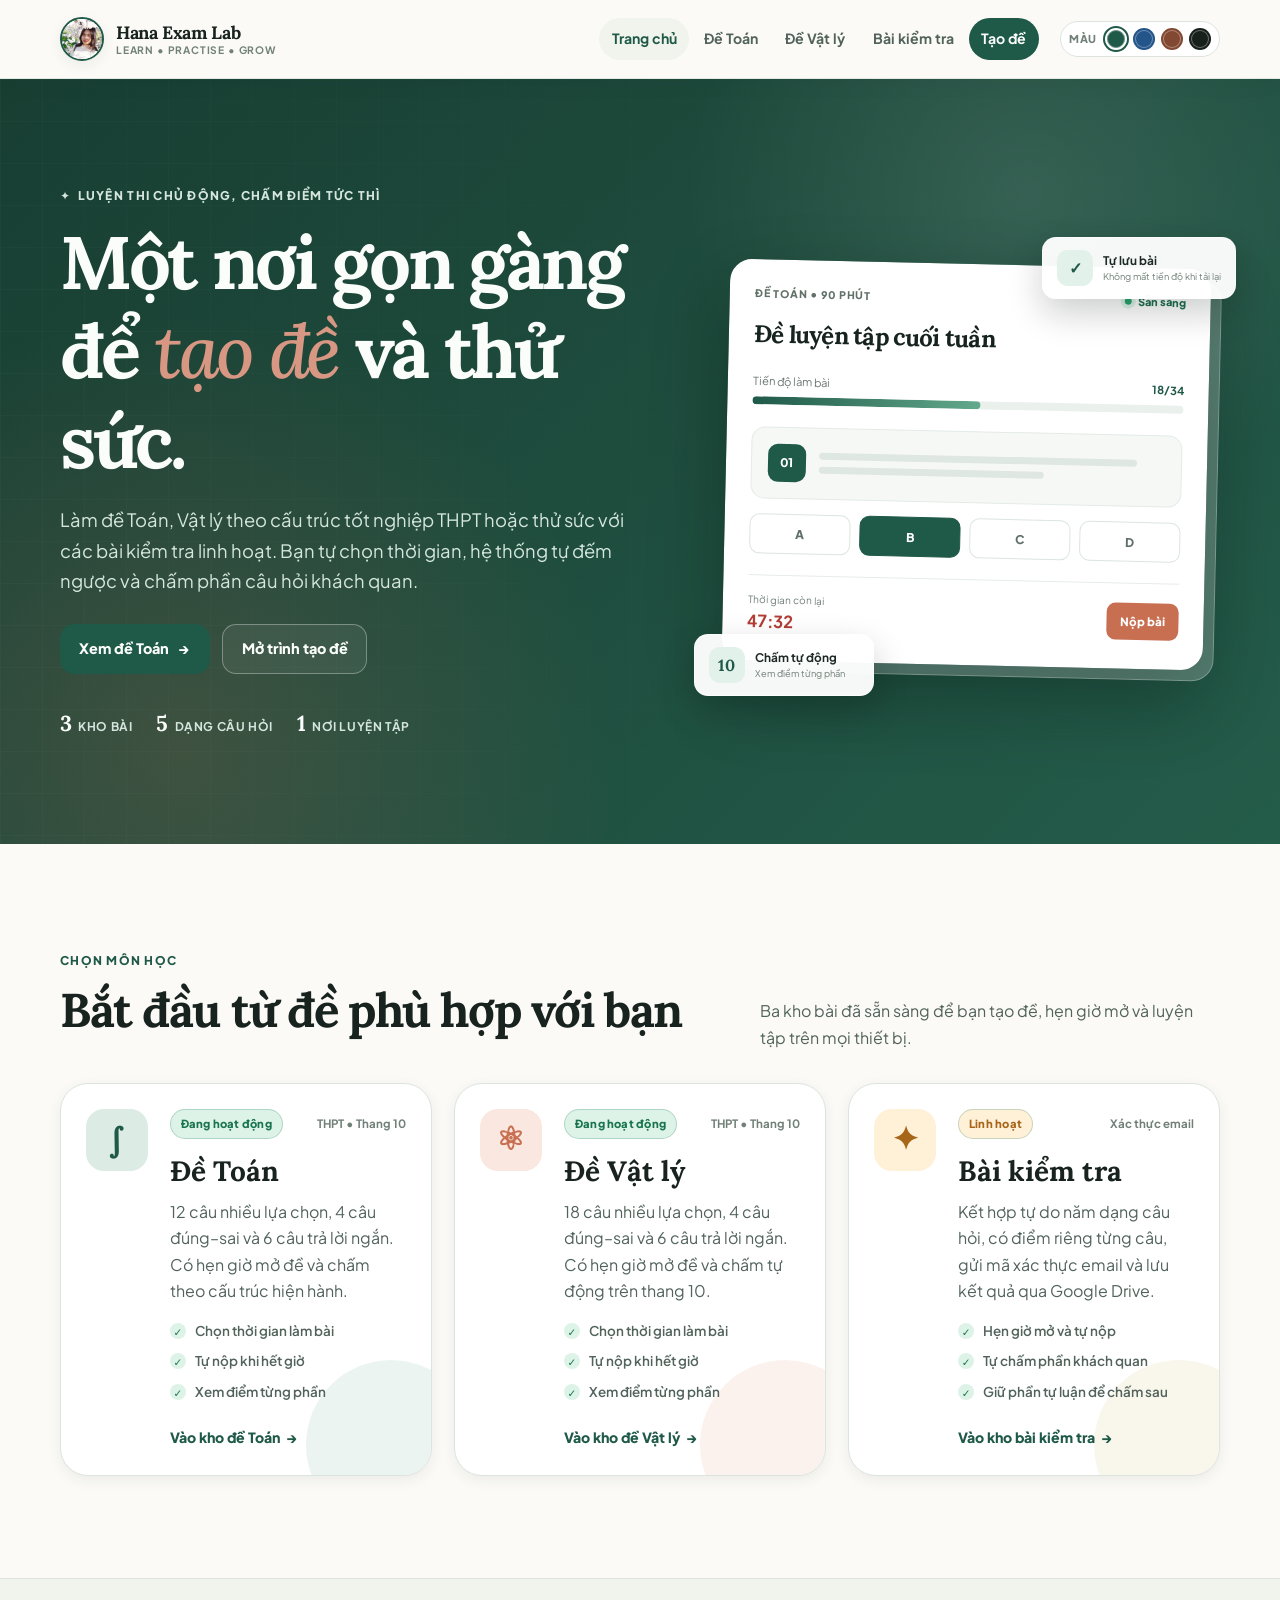
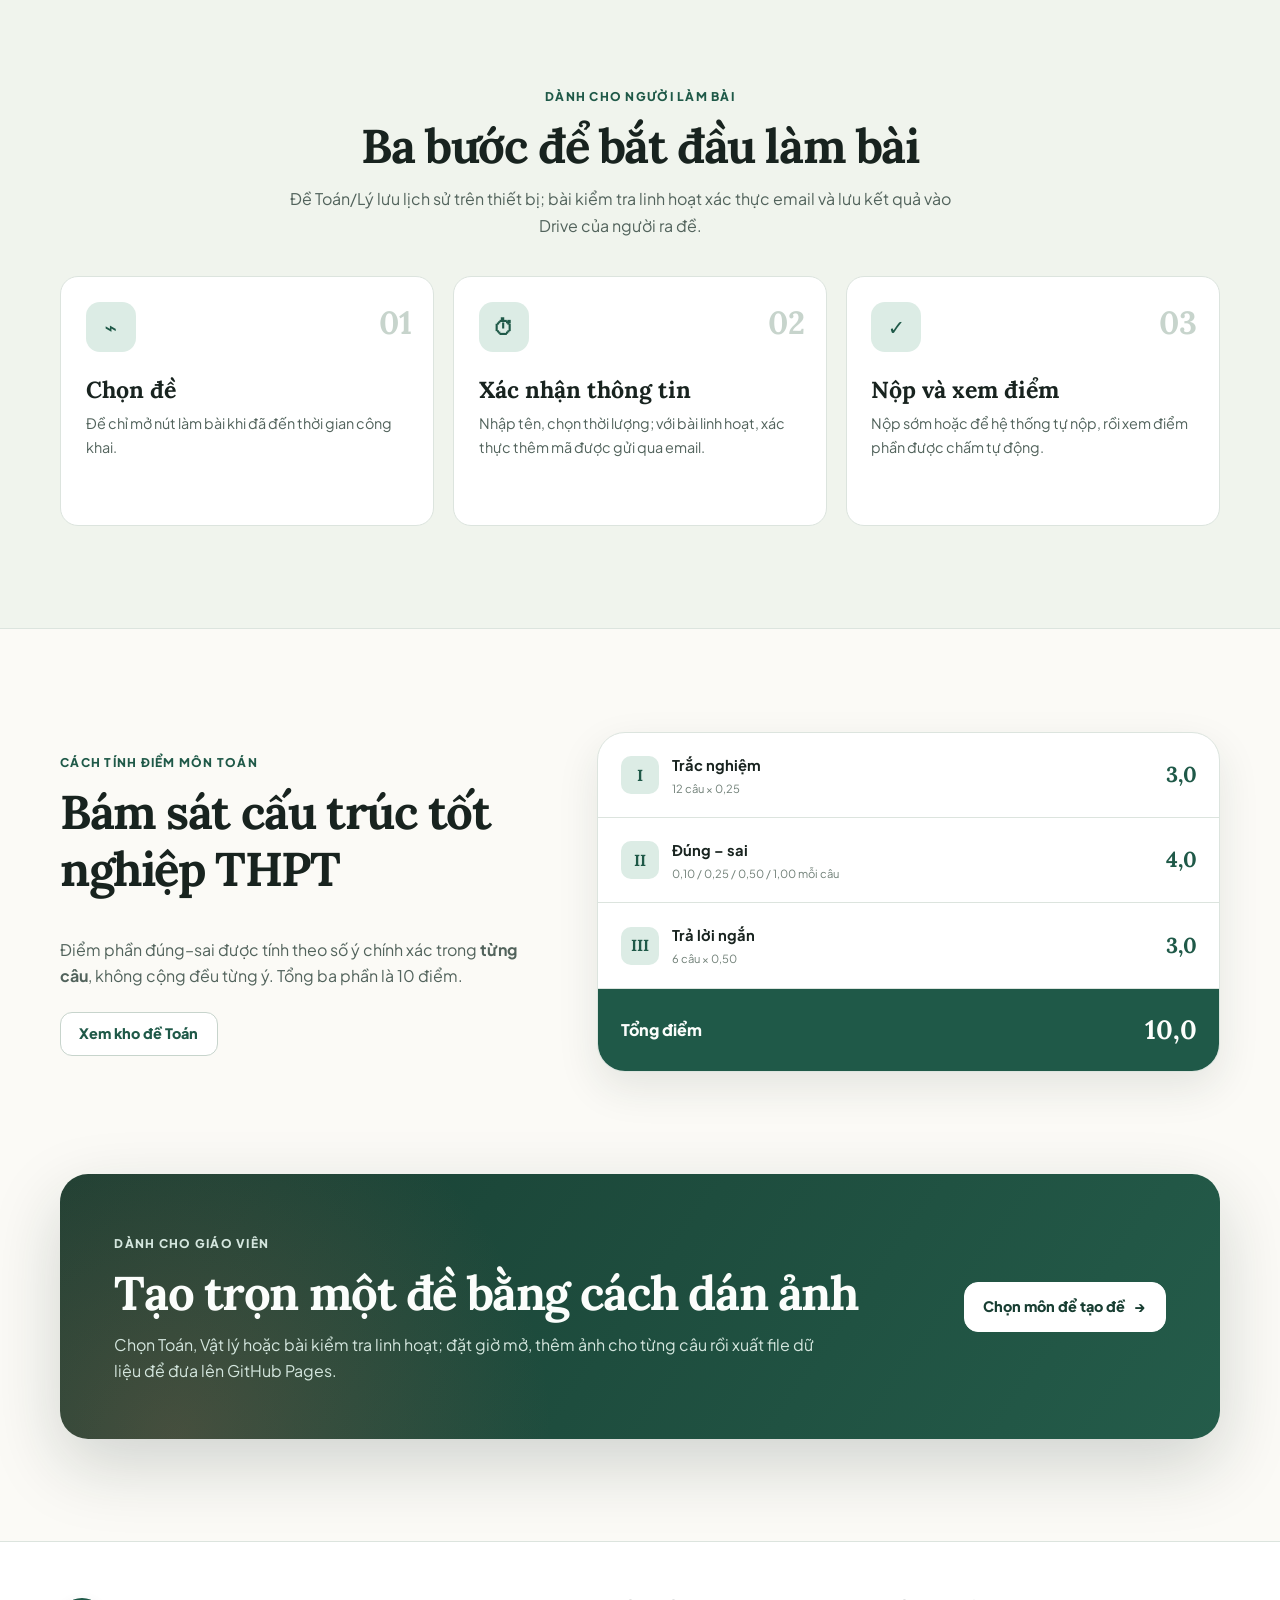
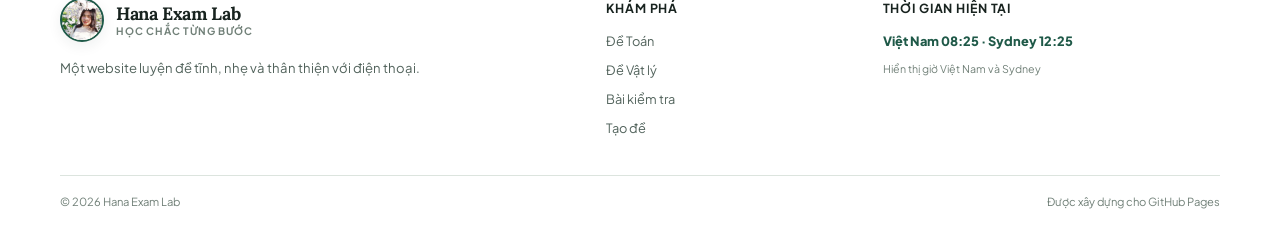
<file: index.html>
<!doctype html>
<html lang="vi" data-theme="classic">
<head>
  <meta charset="utf-8">
  <meta name="viewport" content="width=device-width, initial-scale=1">
  <title>Hana Exam Lab | Tạo đề và bài kiểm tra trực tuyến</title>
  <meta name="description" content="Kho đề Toán, Vật lý và bài kiểm tra linh hoạt có hẹn giờ, xác thực email, đếm ngược và chấm điểm tự động.">
  <meta name="theme-color" content="#173d32">
  <link rel="preconnect" href="https://fonts.googleapis.com">
  <link rel="preconnect" href="https://fonts.gstatic.com" crossorigin>
  <link href="https://fonts.googleapis.com/css2?family=Lora:ital,wght@0,500;0,700;1,500&family=Plus+Jakarta+Sans:wght@400;500;600;700;800&display=swap" rel="stylesheet">
  <link rel="stylesheet" href="styles.css">
  <script src="app.js" defer></script>
</head>
<body data-page="home">
  <a class="skip-link" href="#main-content">Bỏ qua menu, đến nội dung chính</a>

  <header class="site-header">
    <div class="container nav-row">
      <a class="brand" href="index.html" aria-label="Hana Exam Lab - Trang chủ">
        <img class="brand-avatar" src="profile.jpg" alt="" width="44" height="44">
        <span class="brand-copy"><strong>Hana Exam Lab</strong><small>Learn • Practise • Grow</small></span>
      </a>

      <button class="nav-toggle" type="button" data-nav-toggle aria-controls="site-nav" aria-expanded="false">
        <span class="sr-only">Mở menu</span><span aria-hidden="true">☰</span>
      </button>

      <nav class="site-nav" id="site-nav" aria-label="Điều hướng chính">
        <a class="active" href="index.html" aria-current="page">Trang chủ</a>
        <a href="math.html">Đề Toán</a>
        <a href="physics.html">Đề Vật lý</a>
        <a href="tests.html">Bài kiểm tra</a>
        <a class="nav-creator-link" href="create.html">Tạo đề</a>
      </nav>

      <div class="theme-picker" aria-label="Chọn giao diện">
        <span class="theme-label">Màu</span>
        <button type="button" class="theme-dot is-active" data-theme-choice="classic" aria-label="Giao diện xanh lá" title="Xanh lá"></button>
        <button type="button" class="theme-dot" data-theme-choice="ocean" aria-label="Giao diện xanh biển" title="Xanh biển"></button>
        <button type="button" class="theme-dot" data-theme-choice="sand" aria-label="Giao diện đất nung" title="Đất nung"></button>
        <button type="button" class="theme-dot" data-theme-choice="dark" aria-label="Giao diện tối" title="Tối"></button>
      </div>
    </div>
  </header>

  <main id="main-content">
    <section class="hero hero-home">
      <div class="container hero-grid">
        <div class="hero-copy">
          <div class="eyebrow eyebrow-light"><span aria-hidden="true">✦</span> Luyện thi chủ động, chấm điểm tức thì</div>
          <h1>Một nơi gọn gàng để <em>tạo đề</em> và thử sức.</h1>
          <p class="hero-lead">Làm đề Toán, Vật lý theo cấu trúc tốt nghiệp THPT hoặc thử sức với các bài kiểm tra linh hoạt. Bạn tự chọn thời gian, hệ thống tự đếm ngược và chấm phần câu hỏi khách quan.</p>
          <div class="hero-actions">
            <a class="btn btn-primary btn-lg" href="math.html">Xem đề Toán <span aria-hidden="true">→</span></a>
            <a class="btn btn-ghost-light btn-lg" href="create.html">Mở trình tạo đề</a>
          </div>
          <div class="hero-meta" aria-label="Tính năng nổi bật">
            <span><strong>3</strong> kho bài</span>
            <span><strong>5</strong> dạng câu hỏi</span>
            <span><strong>1</strong> nơi luyện tập</span>
          </div>
        </div>

        <div class="hero-demo" aria-label="Minh họa giao diện bài thi">
          <div class="demo-sheet">
            <div class="demo-sheet-top">
              <span class="demo-kicker">ĐỀ TOÁN • 90 PHÚT</span>
              <span class="live-dot"><i></i> Sẵn sàng</span>
            </div>
            <h2>Đề luyện tập cuối tuần</h2>
            <div class="demo-progress-label"><span>Tiến độ làm bài</span><strong>18/34</strong></div>
            <div class="demo-progress"><span></span></div>
            <div class="demo-question">
              <span class="question-number">01</span>
              <div>
                <div class="demo-line wide"></div>
                <div class="demo-line"></div>
              </div>
            </div>
            <div class="demo-options" aria-hidden="true"><span>A</span><span class="chosen">B</span><span>C</span><span>D</span></div>
            <div class="demo-footer">
              <div><small>Thời gian còn lại</small><strong>47:32</strong></div>
              <span class="demo-submit">Nộp bài</span>
            </div>
          </div>
          <div class="floating-note note-one"><span>✓</span><div><strong>Tự lưu bài</strong><small>Không mất tiến độ khi tải lại</small></div></div>
          <div class="floating-note note-two"><span>10</span><div><strong>Chấm tự động</strong><small>Xem điểm từng phần</small></div></div>
        </div>
      </div>
    </section>

    <section class="section subject-section" aria-labelledby="subject-title">
      <div class="container">
        <div class="section-heading split-heading">
          <div>
            <span class="eyebrow">Chọn môn học</span>
            <h2 id="subject-title">Bắt đầu từ đề phù hợp với bạn</h2>
          </div>
          <p>Ba kho bài đã sẵn sàng để bạn tạo đề, hẹn giờ mở và luyện tập trên mọi thiết bị.</p>
        </div>

        <div class="subject-grid subject-grid-three">
          <article class="subject-card subject-card-math">
            <div class="subject-icon" aria-hidden="true">∫</div>
            <div class="subject-card-body">
              <div class="card-topline"><span class="badge badge-success">Đang hoạt động</span><span>THPT • Thang 10</span></div>
              <h3>Đề Toán</h3>
              <p>12 câu nhiều lựa chọn, 4 câu đúng–sai và 6 câu trả lời ngắn. Có hẹn giờ mở đề và chấm theo cấu trúc hiện hành.</p>
              <ul class="check-list">
                <li>Chọn thời gian làm bài</li>
                <li>Tự nộp khi hết giờ</li>
                <li>Xem điểm từng phần</li>
              </ul>
              <a class="card-link" href="math.html">Vào kho đề Toán <span aria-hidden="true">→</span></a>
            </div>
          </article>

          <article class="subject-card subject-card-physics">
            <div class="subject-icon" aria-hidden="true">⚛</div>
            <div class="subject-card-body">
              <div class="card-topline"><span class="badge badge-success">Đang hoạt động</span><span>THPT • Thang 10</span></div>
              <h3>Đề Vật lý</h3>
              <p>18 câu nhiều lựa chọn, 4 câu đúng–sai và 6 câu trả lời ngắn. Có hẹn giờ mở đề và chấm tự động trên thang 10.</p>
              <ul class="check-list">
                <li>Chọn thời gian làm bài</li>
                <li>Tự nộp khi hết giờ</li>
                <li>Xem điểm từng phần</li>
              </ul>
              <a class="card-link" href="physics.html">Vào kho đề Vật lý <span aria-hidden="true">→</span></a>
            </div>
          </article>

          <article class="subject-card subject-card-flexible">
            <div class="subject-icon" aria-hidden="true">✦</div>
            <div class="subject-card-body">
              <div class="card-topline"><span class="badge badge-success">Linh hoạt</span><span>Xác thực email</span></div>
              <h3>Bài kiểm tra</h3>
              <p>Kết hợp tự do năm dạng câu hỏi, có điểm riêng từng câu, gửi mã xác thực email và lưu kết quả qua Google Drive.</p>
              <ul class="check-list">
                <li>Hẹn giờ mở và tự nộp</li>
                <li>Tự chấm phần khách quan</li>
                <li>Giữ phần tự luận để chấm sau</li>
              </ul>
              <a class="card-link" href="tests.html">Vào kho bài kiểm tra <span aria-hidden="true">→</span></a>
            </div>
          </article>
        </div>
      </div>
    </section>

    <section class="section soft-section" aria-labelledby="how-title">
      <div class="container">
        <div class="section-heading centered-heading">
          <span class="eyebrow">Dành cho người làm bài</span>
          <h2 id="how-title">Ba bước để bắt đầu làm bài</h2>
          <p>Đề Toán/Lý lưu lịch sử trên thiết bị; bài kiểm tra linh hoạt xác thực email và lưu kết quả vào Drive của người ra đề.</p>
        </div>
        <ol class="step-grid">
          <li class="step-card"><span class="step-index">01</span><div class="step-icon" aria-hidden="true">⌁</div><h3>Chọn đề</h3><p>Đề chỉ mở nút làm bài khi đã đến thời gian công khai.</p></li>
          <li class="step-card"><span class="step-index">02</span><div class="step-icon" aria-hidden="true">⏱</div><h3>Xác nhận thông tin</h3><p>Nhập tên, chọn thời lượng; với bài linh hoạt, xác thực thêm mã được gửi qua email.</p></li>
          <li class="step-card"><span class="step-index">03</span><div class="step-icon" aria-hidden="true">✓</div><h3>Nộp và xem điểm</h3><p>Nộp sớm hoặc để hệ thống tự nộp, rồi xem điểm phần được chấm tự động.</p></li>
        </ol>
      </div>
    </section>

    <section class="section" aria-labelledby="score-title">
      <div class="container score-layout">
        <div class="score-copy">
          <span class="eyebrow">Cách tính điểm môn Toán</span>
          <h2 id="score-title">Bám sát cấu trúc tốt nghiệp THPT</h2>
          <p>Điểm phần đúng–sai được tính theo số ý chính xác trong <strong>từng câu</strong>, không cộng đều từng ý. Tổng ba phần là 10 điểm.</p>
          <a class="btn btn-secondary" href="math.html">Xem kho đề Toán</a>
        </div>
        <div class="score-card">
          <div class="score-row"><span><i>I</i><b>Trắc nghiệm</b><small>12 câu × 0,25</small></span><strong>3,0</strong></div>
          <div class="score-row"><span><i>II</i><b>Đúng – sai</b><small>0,10 / 0,25 / 0,50 / 1,00 mỗi câu</small></span><strong>4,0</strong></div>
          <div class="score-row"><span><i>III</i><b>Trả lời ngắn</b><small>6 câu × 0,50</small></span><strong>3,0</strong></div>
          <div class="score-total"><span>Tổng điểm</span><strong>10,0</strong></div>
        </div>
      </div>
    </section>

    <section class="section creator-cta">
      <div class="container creator-cta-inner">
        <div>
          <span class="eyebrow eyebrow-light">Dành cho giáo viên</span>
          <h2>Tạo trọn một đề bằng cách dán ảnh</h2>
          <p>Chọn Toán, Vật lý hoặc bài kiểm tra linh hoạt; đặt giờ mở, thêm ảnh cho từng câu rồi xuất file dữ liệu để đưa lên GitHub Pages.</p>
        </div>
        <a class="btn btn-light btn-lg" href="create.html">Chọn môn để tạo đề <span aria-hidden="true">→</span></a>
      </div>
    </section>
  </main>

  <footer class="site-footer">
    <div class="container footer-grid">
      <div>
        <a class="brand footer-brand" href="index.html"><img class="brand-avatar" src="profile.jpg" alt="" width="44" height="44"><span class="brand-copy"><strong>Hana Exam Lab</strong><small>Học chắc từng bước</small></span></a>
        <p>Một website luyện đề tĩnh, nhẹ và thân thiện với điện thoại.</p>
      </div>
      <div class="footer-links"><strong>Khám phá</strong><a href="math.html">Đề Toán</a><a href="physics.html">Đề Vật lý</a><a href="tests.html">Bài kiểm tra</a><a href="create.html">Tạo đề</a></div>
      <div class="footer-note"><strong>Thời gian hiện tại</strong><span id="site-clock">Đang tải…</span><small>Hiển thị giờ Việt Nam và Sydney</small></div>
    </div>
    <div class="container footer-bottom"><span>© <span data-current-year></span> Hana Exam Lab</span><span>Được xây dựng cho GitHub Pages</span></div>
  </footer>
</body>
</html>
</file>
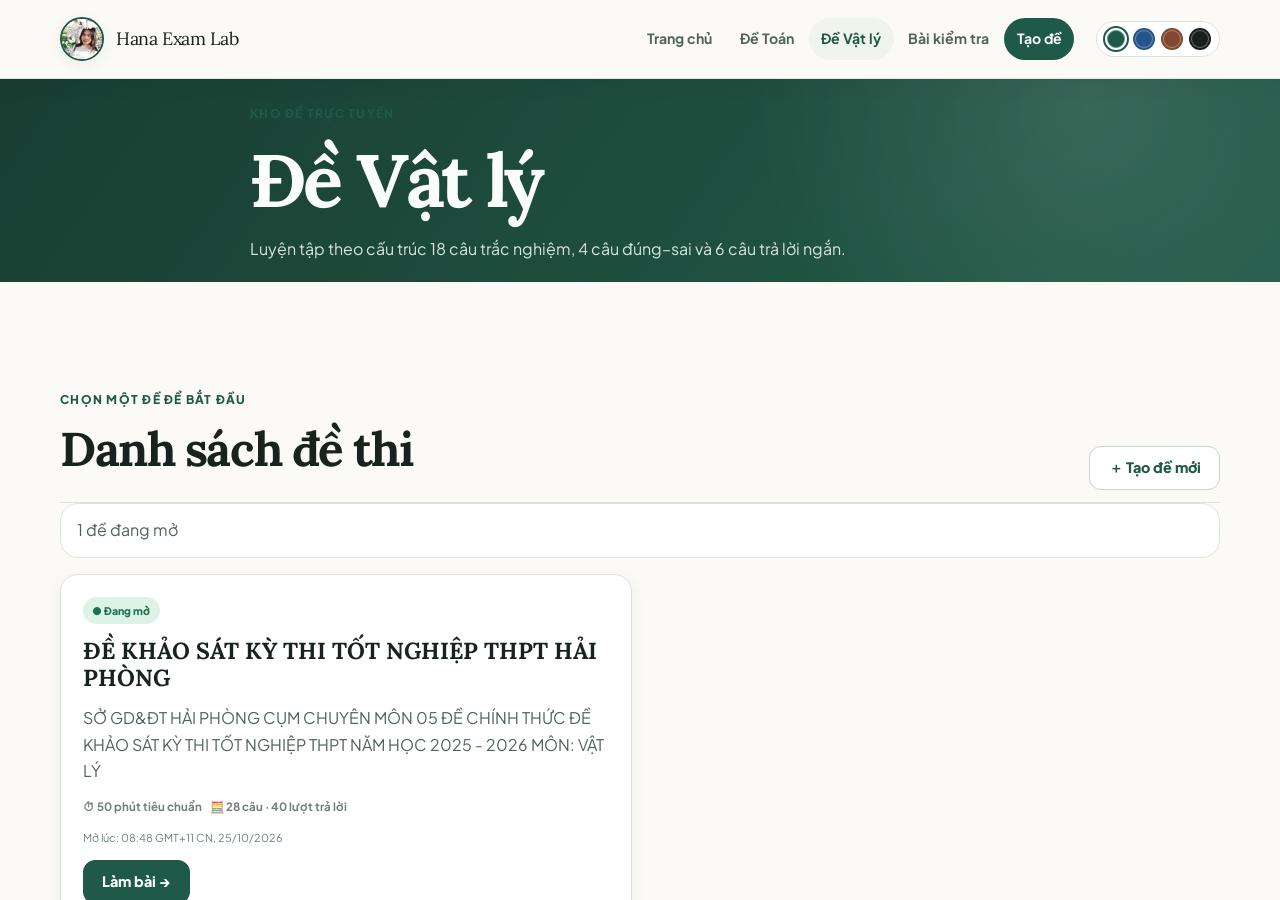
<file: blog.html>
<!doctype html>
<html lang="vi" data-theme="classic">
<head>
  <meta charset="utf-8">
  <meta name="viewport" content="width=device-width, initial-scale=1">
  <meta http-equiv="refresh" content="0; url=physics.html">
  <title>Đang chuyển đến Đề Vật lý | Hana Exam Lab</title>
  <meta name="robots" content="noindex">
  <link rel="preconnect" href="https://fonts.googleapis.com">
  <link rel="preconnect" href="https://fonts.gstatic.com" crossorigin>
  <link href="https://fonts.googleapis.com/css2?family=Lora:wght@500;700&amp;family=Plus+Jakarta+Sans:wght@400;500;600;700&amp;display=swap" rel="stylesheet">
  <link rel="stylesheet" href="styles.css">
  <link rel="canonical" href="physics.html">
</head>
<body>
  <main class="redirect-page" id="main-content">
    <section class="empty-state" aria-labelledby="redirect-title">
      <span class="empty-state-icon" aria-hidden="true">⚛</span>
      <p class="eyebrow">Đường dẫn đã được cập nhật</p>
      <h1 id="redirect-title">Đang chuyển đến trang Đề Vật lý…</h1>
      <p>Nếu trình duyệt không tự chuyển, hãy dùng nút bên dưới.</p>
      <a class="btn btn-primary" href="physics.html">Mở trang Đề Vật lý</a>
    </section>
  </main>
  <script src="app.js"></script>
</body>
</html>
</file>
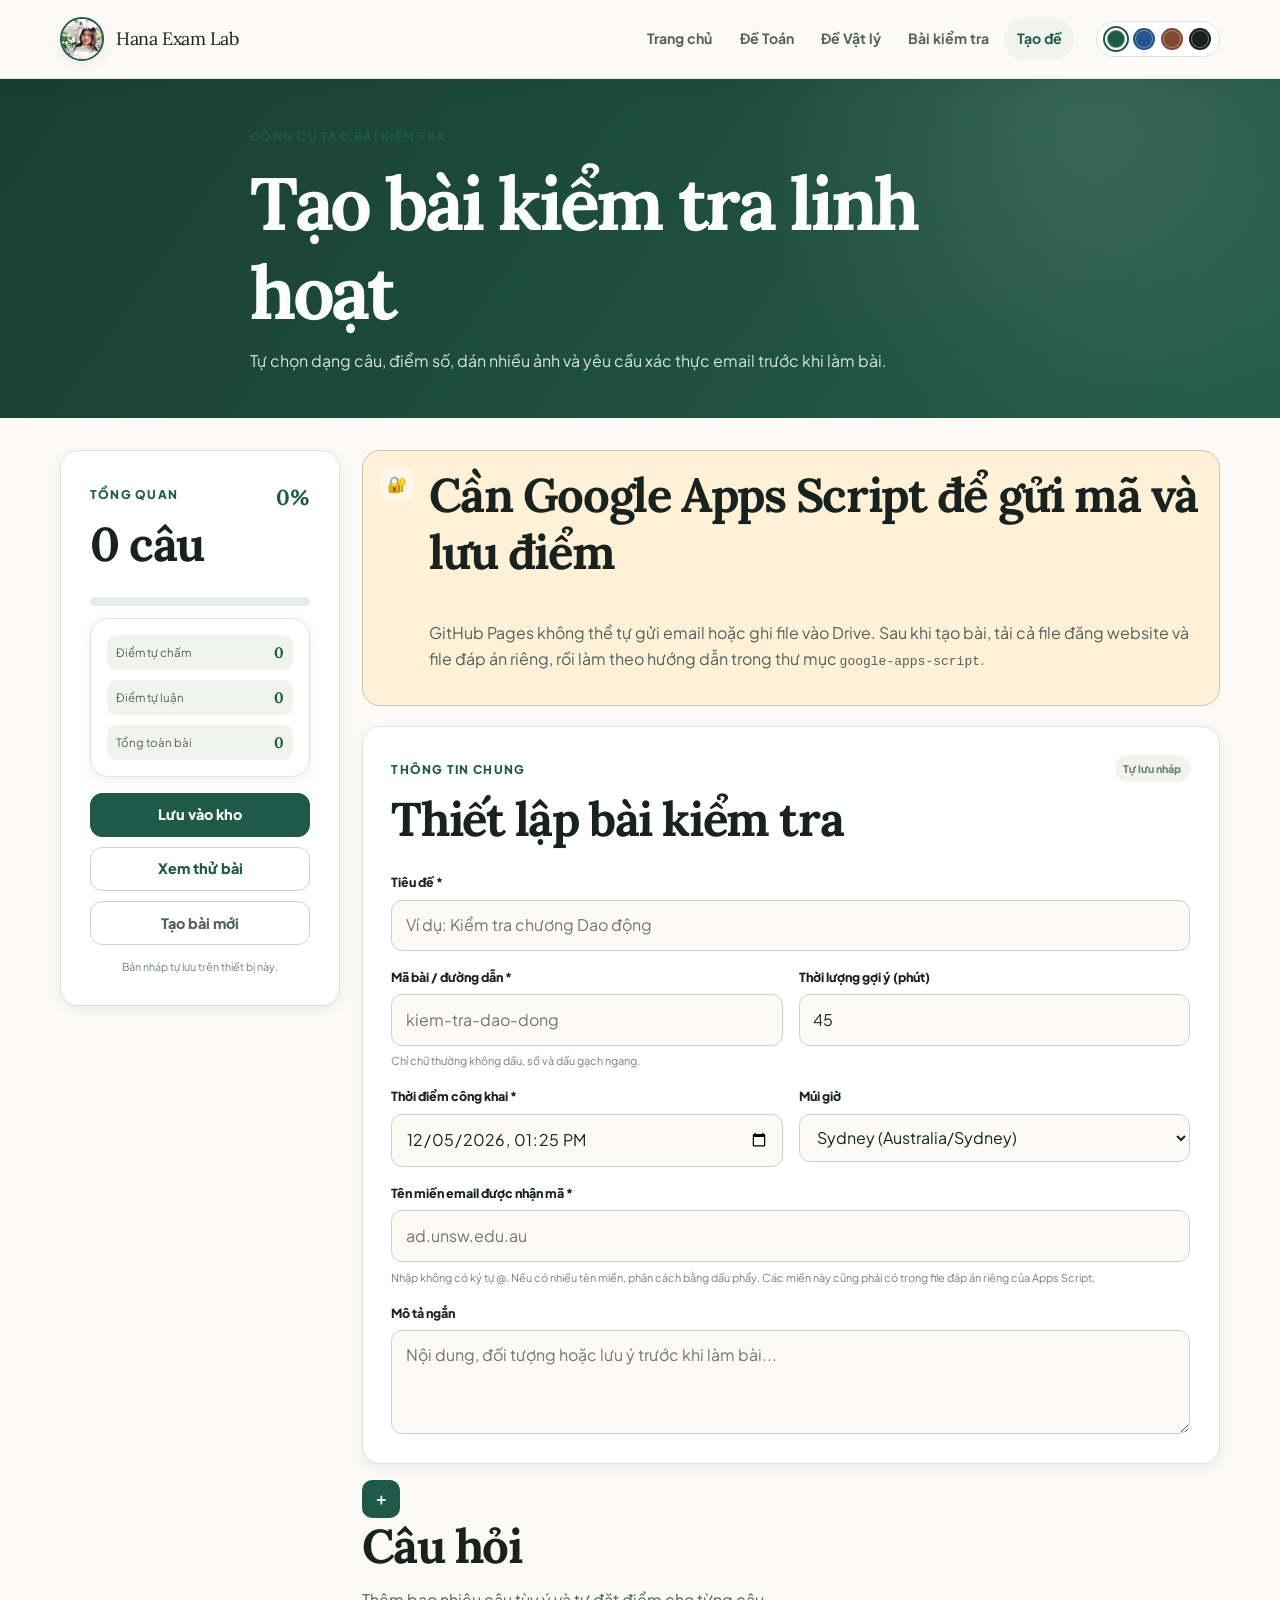
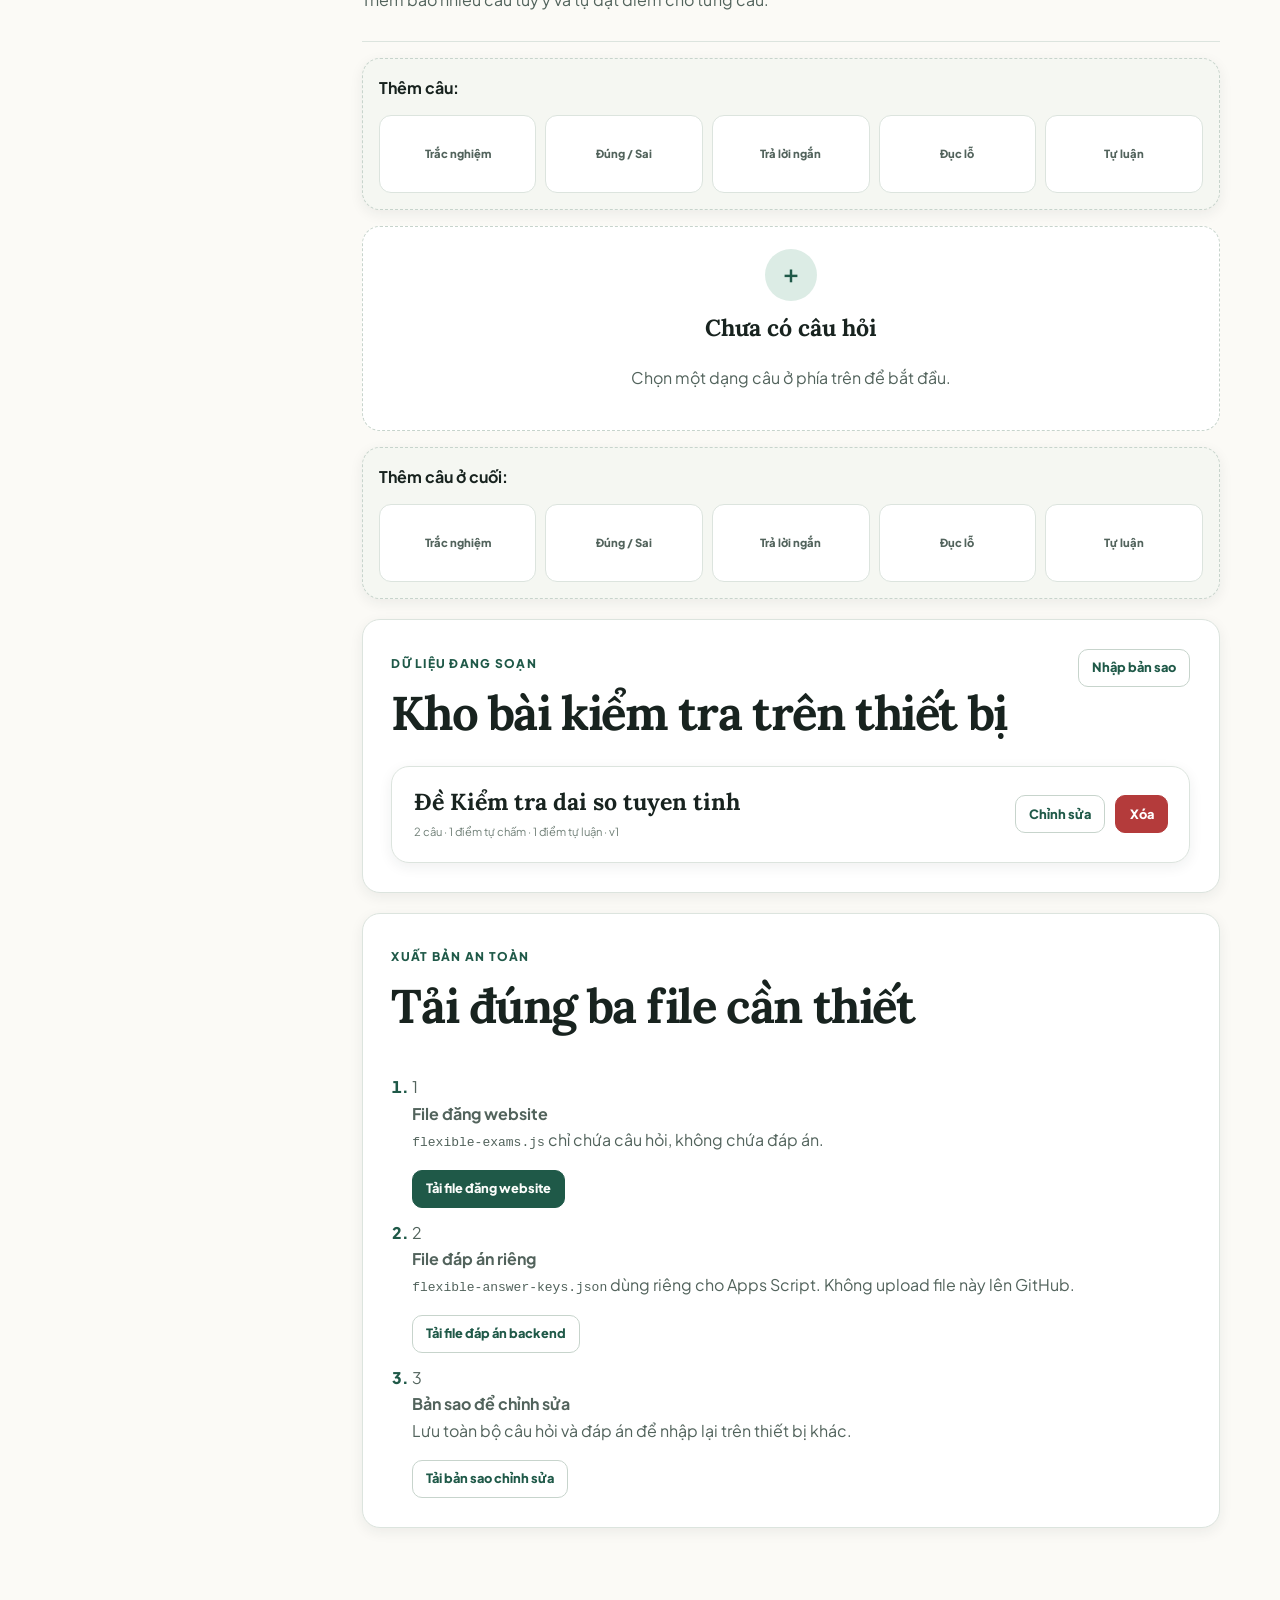
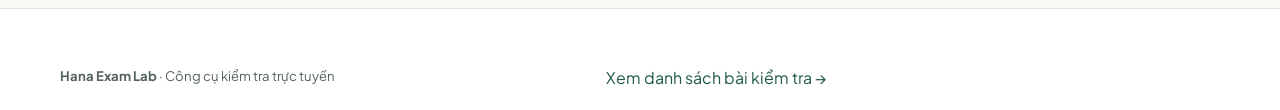
<file: create-flexible.html>
<!DOCTYPE html>
<html lang="vi" data-theme="classic">
<head>
  <meta charset="UTF-8" />
  <meta name="viewport" content="width=device-width, initial-scale=1.0" />
  <title>Tạo bài kiểm tra linh hoạt | Hana Exam Lab</title>
  <meta name="description" content="Tạo bài kiểm tra tự chọn dạng câu, điểm số, xác thực email và lưu kết quả lên Google Drive." />
  <link rel="preconnect" href="https://fonts.googleapis.com" />
  <link rel="preconnect" href="https://fonts.gstatic.com" crossorigin />
  <link href="https://fonts.googleapis.com/css2?family=Lora:wght@500;700&amp;family=Plus+Jakarta+Sans:wght@400;500;600;700;800&amp;display=swap" rel="stylesheet" />
  <link rel="stylesheet" href="styles.css" />
</head>
<body data-page="flexible-builder">
  <a class="skip-link" href="#main-content">Bỏ qua điều hướng</a>

  <header class="site-header">
    <div class="container nav-wrapper">
      <a class="brand-logo" href="index.html" aria-label="Hana Exam Lab - Trang chủ">
        <img class="brand-logo-img" src="profile.jpg" alt="" width="44" height="44" />
        <span>Hana Exam Lab</span>
      </a>
      <button class="nav-toggle" type="button" data-nav-toggle aria-expanded="false" aria-controls="primary-nav">☰ <span>Menu</span></button>
      <nav id="primary-nav" class="primary-nav" data-nav-menu aria-label="Điều hướng chính">
        <a href="index.html">Trang chủ</a>
        <a href="math.html">Đề Toán</a>
        <a href="physics.html">Đề Vật lý</a>
        <a href="tests.html">Bài kiểm tra</a>
        <a class="active nav-creator-link" href="create.html" aria-current="page">Tạo đề</a>
      </nav>
      <div class="theme-switcher" aria-label="Chọn giao diện">
        <button type="button" class="theme-dot" data-theme-value="classic" aria-label="Giao diện xanh lá"></button>
        <button type="button" class="theme-dot" data-theme-value="ocean" aria-label="Giao diện xanh dương"></button>
        <button type="button" class="theme-dot" data-theme-value="sand" aria-label="Giao diện nâu"></button>
        <button type="button" class="theme-dot" data-theme-value="dark" aria-label="Giao diện tối"></button>
      </div>
    </div>
  </header>

  <main id="main-content">
    <section class="page-hero builder-hero">
      <div class="container narrow-container">
        <span class="eyebrow">Công cụ tạo bài kiểm tra</span>
        <h1>Tạo bài kiểm tra linh hoạt</h1>
        <p>Tự chọn dạng câu, điểm số, dán nhiều ảnh và yêu cầu xác thực email trước khi làm bài.</p>
      </div>
    </section>

    <div class="container builder-layout flexible-builder-layout">
      <aside class="builder-sidebar" aria-label="Tổng điểm và thao tác">
        <div class="panel sticky-panel">
          <div class="panel-heading compact-heading">
            <div><span class="eyebrow">Tổng quan</span><h2 id="flex-question-count">0 câu</h2></div>
            <span class="progress-percent" id="flex-completion">0%</span>
          </div>
          <div class="progress-track" aria-hidden="true"><span id="flex-progress-bar" style="width:0%"></span></div>
          <ul class="progress-breakdown flex-score-summary">
            <li><span>Điểm tự chấm</span><strong id="flex-objective-total">0</strong></li>
            <li><span>Điểm tự luận</span><strong id="flex-essay-total">0</strong></li>
            <li><span>Tổng toàn bài</span><strong id="flex-all-total">0</strong></li>
          </ul>
          <div class="builder-action-stack">
            <button class="btn btn-primary" type="button" id="flex-save-btn">Lưu vào kho</button>
            <button class="btn btn-secondary" type="button" id="flex-preview-btn">Xem thử bài</button>
            <button class="btn btn-ghost" type="button" id="flex-new-btn">Tạo bài mới</button>
          </div>
          <p class="autosave-note" id="flex-autosave-status" aria-live="polite">Bản nháp tự lưu trên thiết bị này.</p>
        </div>
      </aside>

      <div class="builder-main">
        <section class="notice-card warning-notice" aria-labelledby="flex-security-title">
          <div class="notice-icon" aria-hidden="true">🔐</div>
          <div>
            <h2 id="flex-security-title">Cần Google Apps Script để gửi mã và lưu điểm</h2>
            <p>GitHub Pages không thể tự gửi email hoặc ghi file vào Drive. Sau khi tạo bài, tải cả file đăng website và file đáp án riêng, rồi làm theo hướng dẫn trong thư mục <code>google-apps-script</code>.</p>
          </div>
        </section>

        <div id="flex-error-summary" class="error-summary" role="alert" tabindex="-1" hidden></div>

        <form id="flex-builder-form" novalidate>
          <section class="panel metadata-panel" aria-labelledby="flex-metadata-title">
            <div class="panel-heading">
              <div><span class="eyebrow">Thông tin chung</span><h2 id="flex-metadata-title">Thiết lập bài kiểm tra</h2></div>
              <span class="draft-badge">Tự lưu nháp</span>
            </div>
            <div class="form-grid two-columns">
              <div class="form-field full-width">
                <label for="flex-title">Tiêu đề <span aria-hidden="true">*</span></label>
                <input id="flex-title" type="text" maxlength="140" placeholder="Ví dụ: Kiểm tra chương Dao động" required />
              </div>
              <div class="form-field">
                <label for="flex-id">Mã bài / đường dẫn <span aria-hidden="true">*</span></label>
                <input id="flex-id" type="text" maxlength="80" pattern="[a-z0-9-]+" placeholder="kiem-tra-dao-dong" required />
                <small>Chỉ chữ thường không dấu, số và dấu gạch ngang.</small>
              </div>
              <div class="form-field">
                <label for="flex-duration">Thời lượng gợi ý (phút)</label>
                <input id="flex-duration" type="number" min="5" max="360" step="1" value="45" />
              </div>
              <div class="form-field">
                <label for="flex-publish">Thời điểm công khai <span aria-hidden="true">*</span></label>
                <input id="flex-publish" type="datetime-local" required />
              </div>
              <div class="form-field">
                <label for="flex-timezone">Múi giờ</label>
                <select id="flex-timezone">
                  <option value="Australia/Sydney">Sydney (Australia/Sydney)</option>
                  <option value="Asia/Ho_Chi_Minh">Việt Nam (Asia/Ho_Chi_Minh)</option>
                  <option value="UTC">UTC</option>
                </select>
              </div>
              <div class="form-field full-width">
                <label for="flex-domains">Tên miền email được nhận mã <span aria-hidden="true">*</span></label>
                <input id="flex-domains" type="text" maxlength="300" placeholder="ad.unsw.edu.au" required />
                <small>Nhập không có ký tự @. Nếu có nhiều tên miền, phân cách bằng dấu phẩy. Các miền này cũng phải có trong file đáp án riêng của Apps Script.</small>
              </div>
              <div class="form-field full-width">
                <label for="flex-description">Mô tả ngắn</label>
                <textarea id="flex-description" rows="3" maxlength="500" placeholder="Nội dung, đối tượng hoặc lưu ý trước khi làm bài..."></textarea>
              </div>
            </div>
          </section>

          <section class="builder-section flexible-question-section" aria-labelledby="flex-questions-title">
            <div class="section-heading-row">
              <div>
                <span class="section-number">＋</span>
                <div><h2 id="flex-questions-title">Câu hỏi</h2><p>Thêm bao nhiêu câu tùy ý và tự đặt điểm cho từng câu.</p></div>
              </div>
            </div>

            <div class="panel flex-add-question-panel" aria-label="Chọn dạng câu để thêm">
              <strong>Thêm câu:</strong>
              <div class="inline-actions flex-add-buttons">
                <button class="btn btn-small btn-secondary" type="button" data-add-question="multipleChoice">Trắc nghiệm</button>
                <button class="btn btn-small btn-secondary" type="button" data-add-question="trueFalse">Đúng / Sai</button>
                <button class="btn btn-small btn-secondary" type="button" data-add-question="shortAnswer">Trả lời ngắn</button>
                <button class="btn btn-small btn-secondary" type="button" data-add-question="fillBlank">Đục lỗ</button>
                <button class="btn btn-small btn-secondary" type="button" data-add-question="essay">Tự luận</button>
              </div>
            </div>

            <div id="flex-question-list" class="builder-question-list"></div>

            <div class="panel flex-add-question-panel flex-add-question-bottom" aria-label="Thêm câu ở cuối bài">
              <strong>Thêm câu ở cuối:</strong>
              <div class="inline-actions flex-add-buttons">
                <button class="btn btn-small btn-secondary" type="button" data-add-question="multipleChoice">Trắc nghiệm</button>
                <button class="btn btn-small btn-secondary" type="button" data-add-question="trueFalse">Đúng / Sai</button>
                <button class="btn btn-small btn-secondary" type="button" data-add-question="shortAnswer">Trả lời ngắn</button>
                <button class="btn btn-small btn-secondary" type="button" data-add-question="fillBlank">Đục lỗ</button>
                <button class="btn btn-small btn-secondary" type="button" data-add-question="essay">Tự luận</button>
              </div>
            </div>
          </section>
        </form>

        <section class="panel catalog-panel" aria-labelledby="flex-catalog-title">
          <div class="panel-heading catalog-heading">
            <div><span class="eyebrow">Dữ liệu đang soạn</span><h2 id="flex-catalog-title">Kho bài kiểm tra trên thiết bị</h2></div>
            <div class="inline-actions">
              <button class="btn btn-small btn-secondary" type="button" id="flex-import-btn">Nhập bản sao</button>
              <input class="visually-hidden" id="flex-import-file" type="file" accept=".json,application/json" />
            </div>
          </div>
          <div id="flex-catalog-list" class="catalog-list"></div>
        </section>

        <section class="panel publish-guide" aria-labelledby="flex-export-title">
          <span class="eyebrow">Xuất bản an toàn</span>
          <h2 id="flex-export-title">Tải đúng ba file cần thiết</h2>
          <ol class="step-list">
            <li><span>1</span><div><strong>File đăng website</strong><p><code>flexible-exams.js</code> chỉ chứa câu hỏi, không chứa đáp án.</p><button class="btn btn-small btn-primary" type="button" id="flex-export-public-btn">Tải file đăng website</button></div></li>
            <li><span>2</span><div><strong>File đáp án riêng</strong><p><code>flexible-answer-keys.json</code> dùng riêng cho Apps Script. Không upload file này lên GitHub.</p><button class="btn btn-small btn-secondary" type="button" id="flex-export-keys-btn">Tải file đáp án backend</button></div></li>
            <li><span>3</span><div><strong>Bản sao để chỉnh sửa</strong><p>Lưu toàn bộ câu hỏi và đáp án để nhập lại trên thiết bị khác.</p><button class="btn btn-small btn-secondary" type="button" id="flex-export-backup-btn">Tải bản sao chỉnh sửa</button></div></li>
          </ol>
        </section>
      </div>
    </div>
  </main>

  <footer class="site-footer">
    <div class="container footer-inner"><p><strong>Hana Exam Lab</strong> · Công cụ kiểm tra trực tuyến</p><a href="tests.html">Xem danh sách bài kiểm tra →</a></div>
  </footer>

  <div class="toast" id="flex-toast" role="status" aria-live="polite" hidden></div>

  <script src="flexible-exams.js"></script>
  <script src="flexible-core.js"></script>
  <script src="app.js"></script>
  <script src="flexible-builder.js"></script>
</body>
</html>
</file>
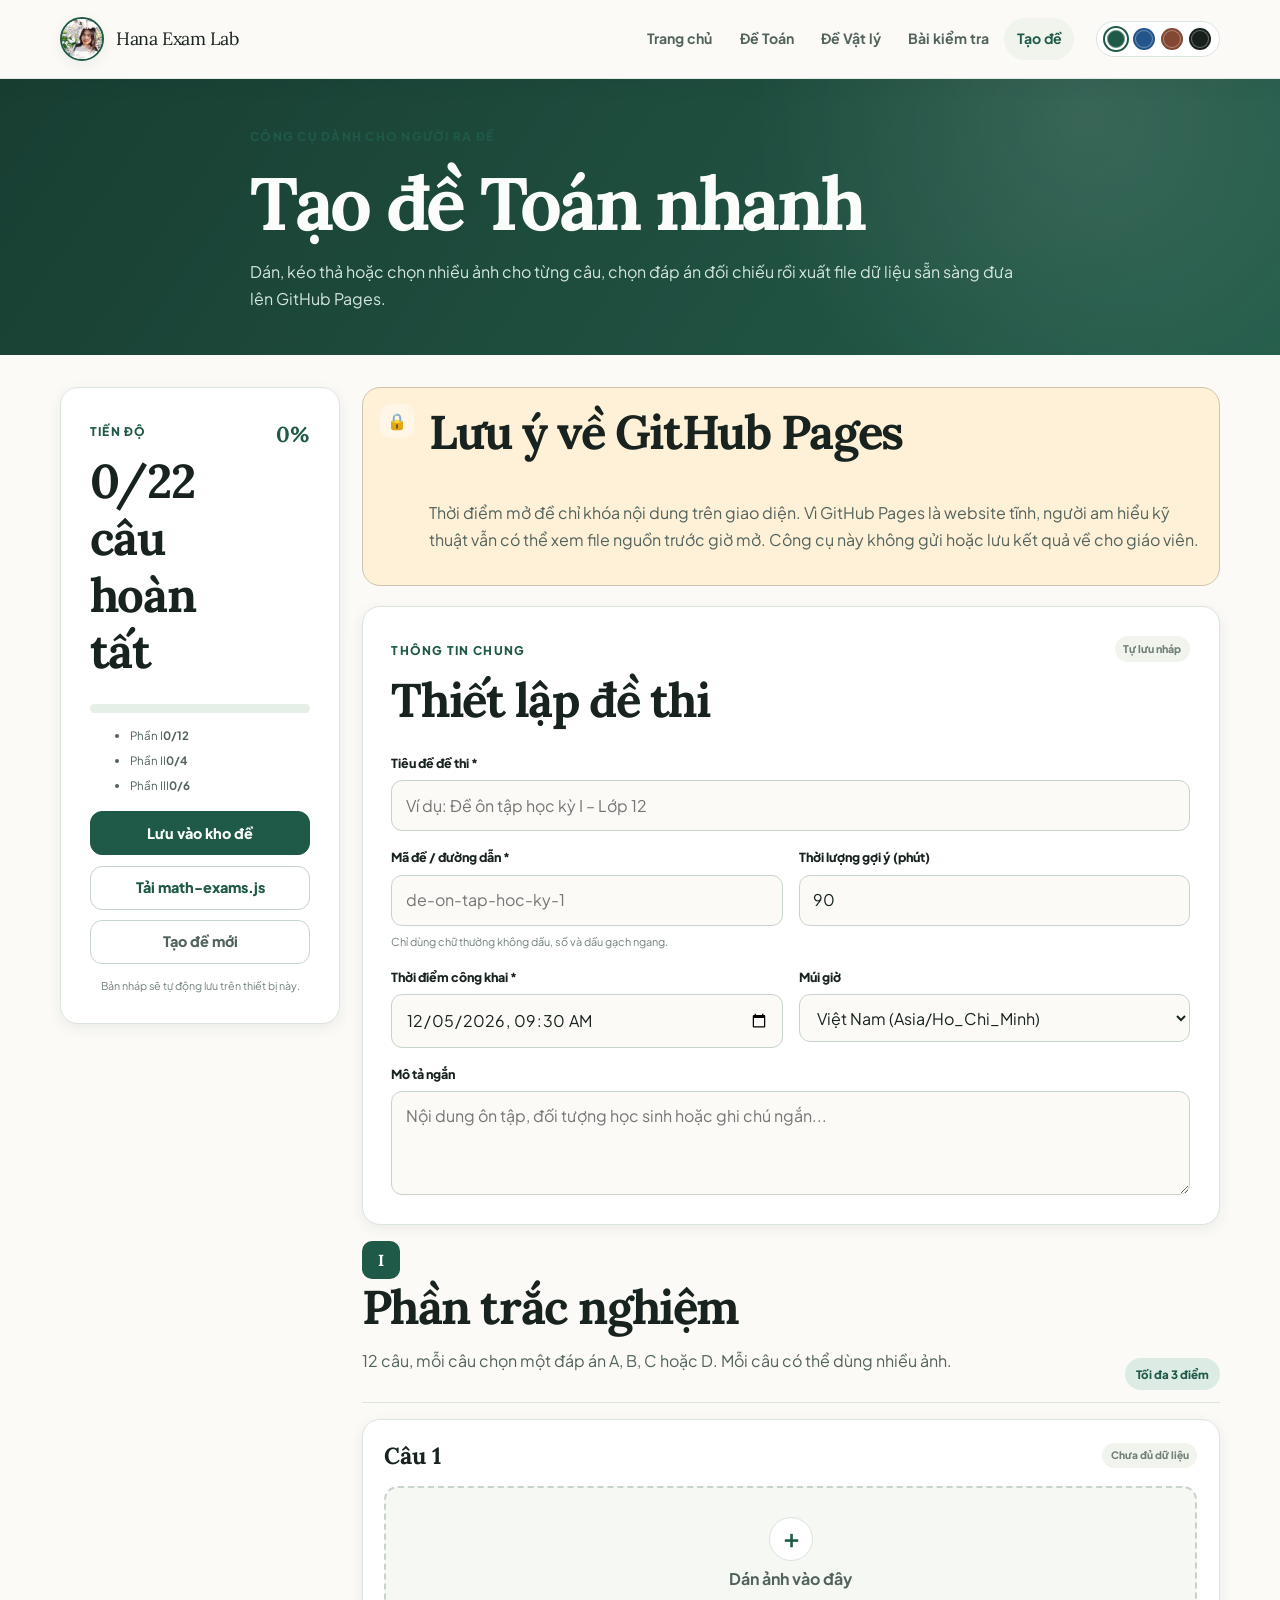
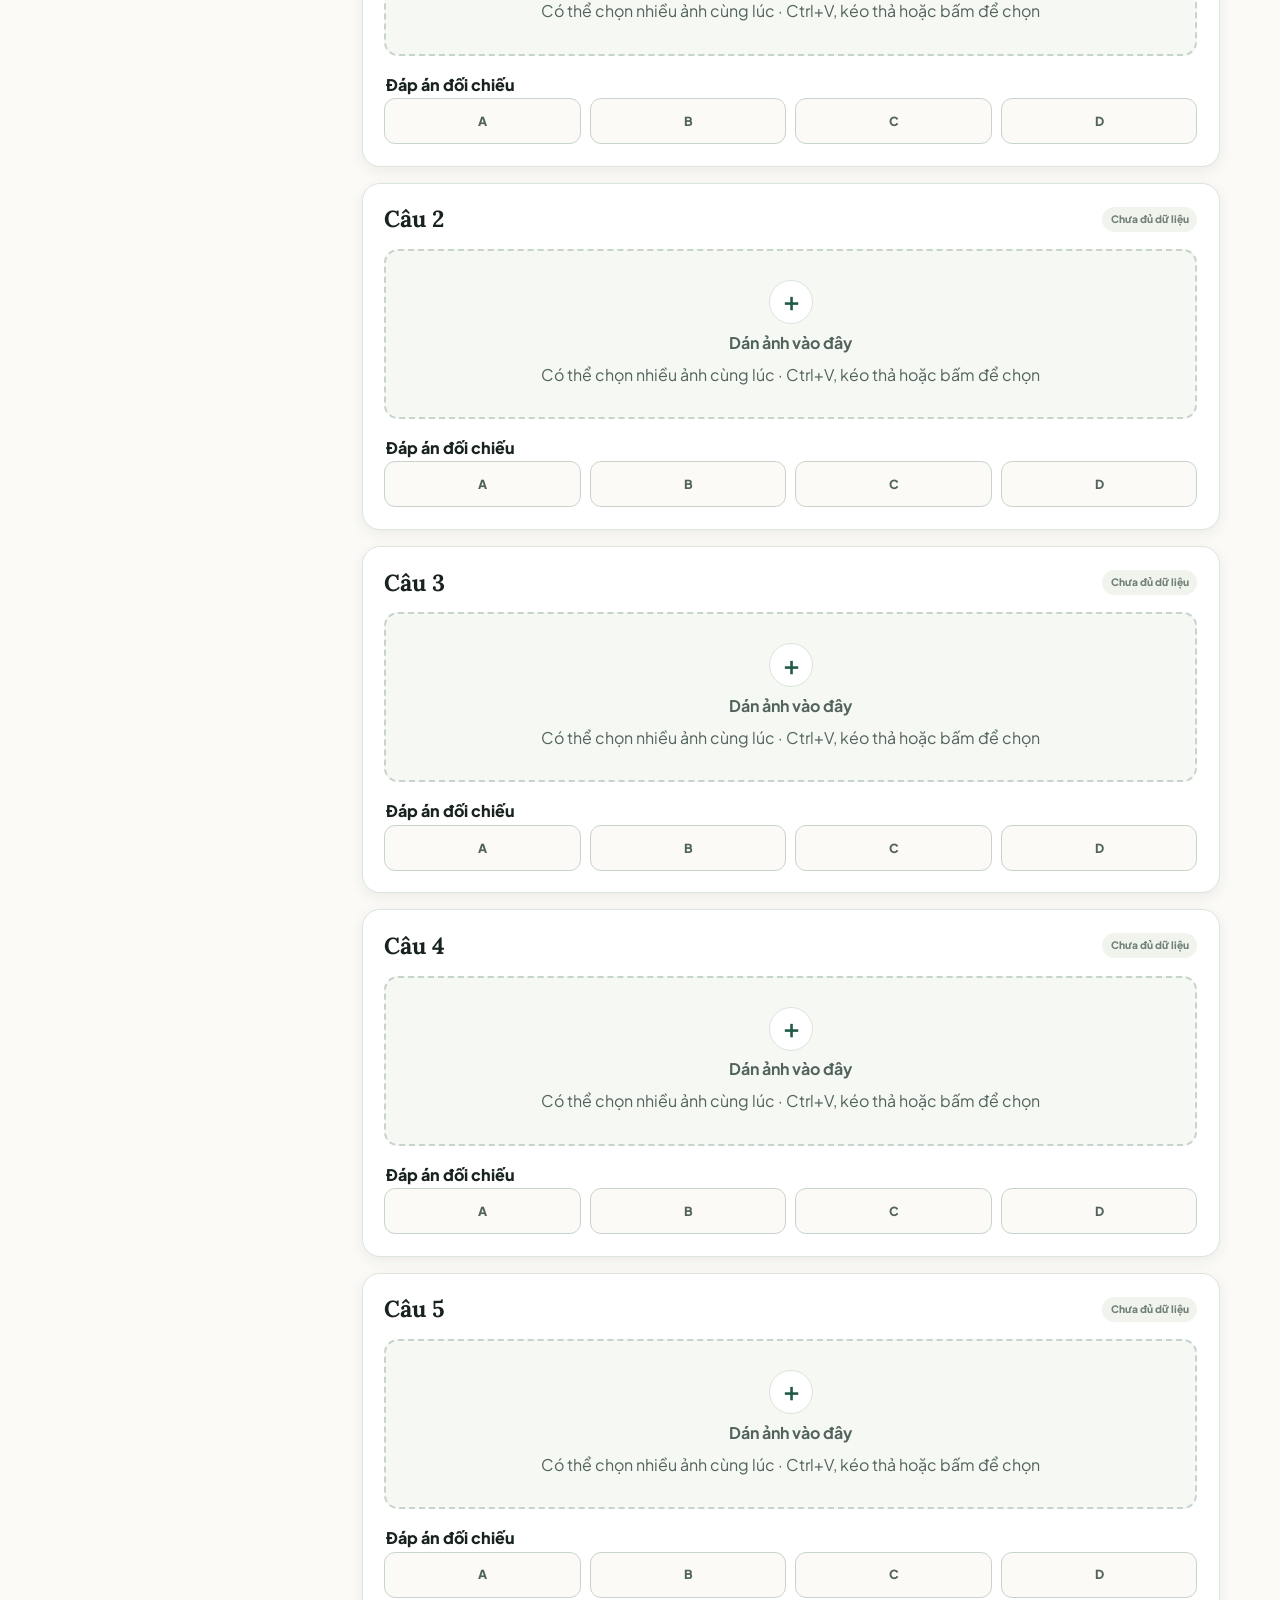
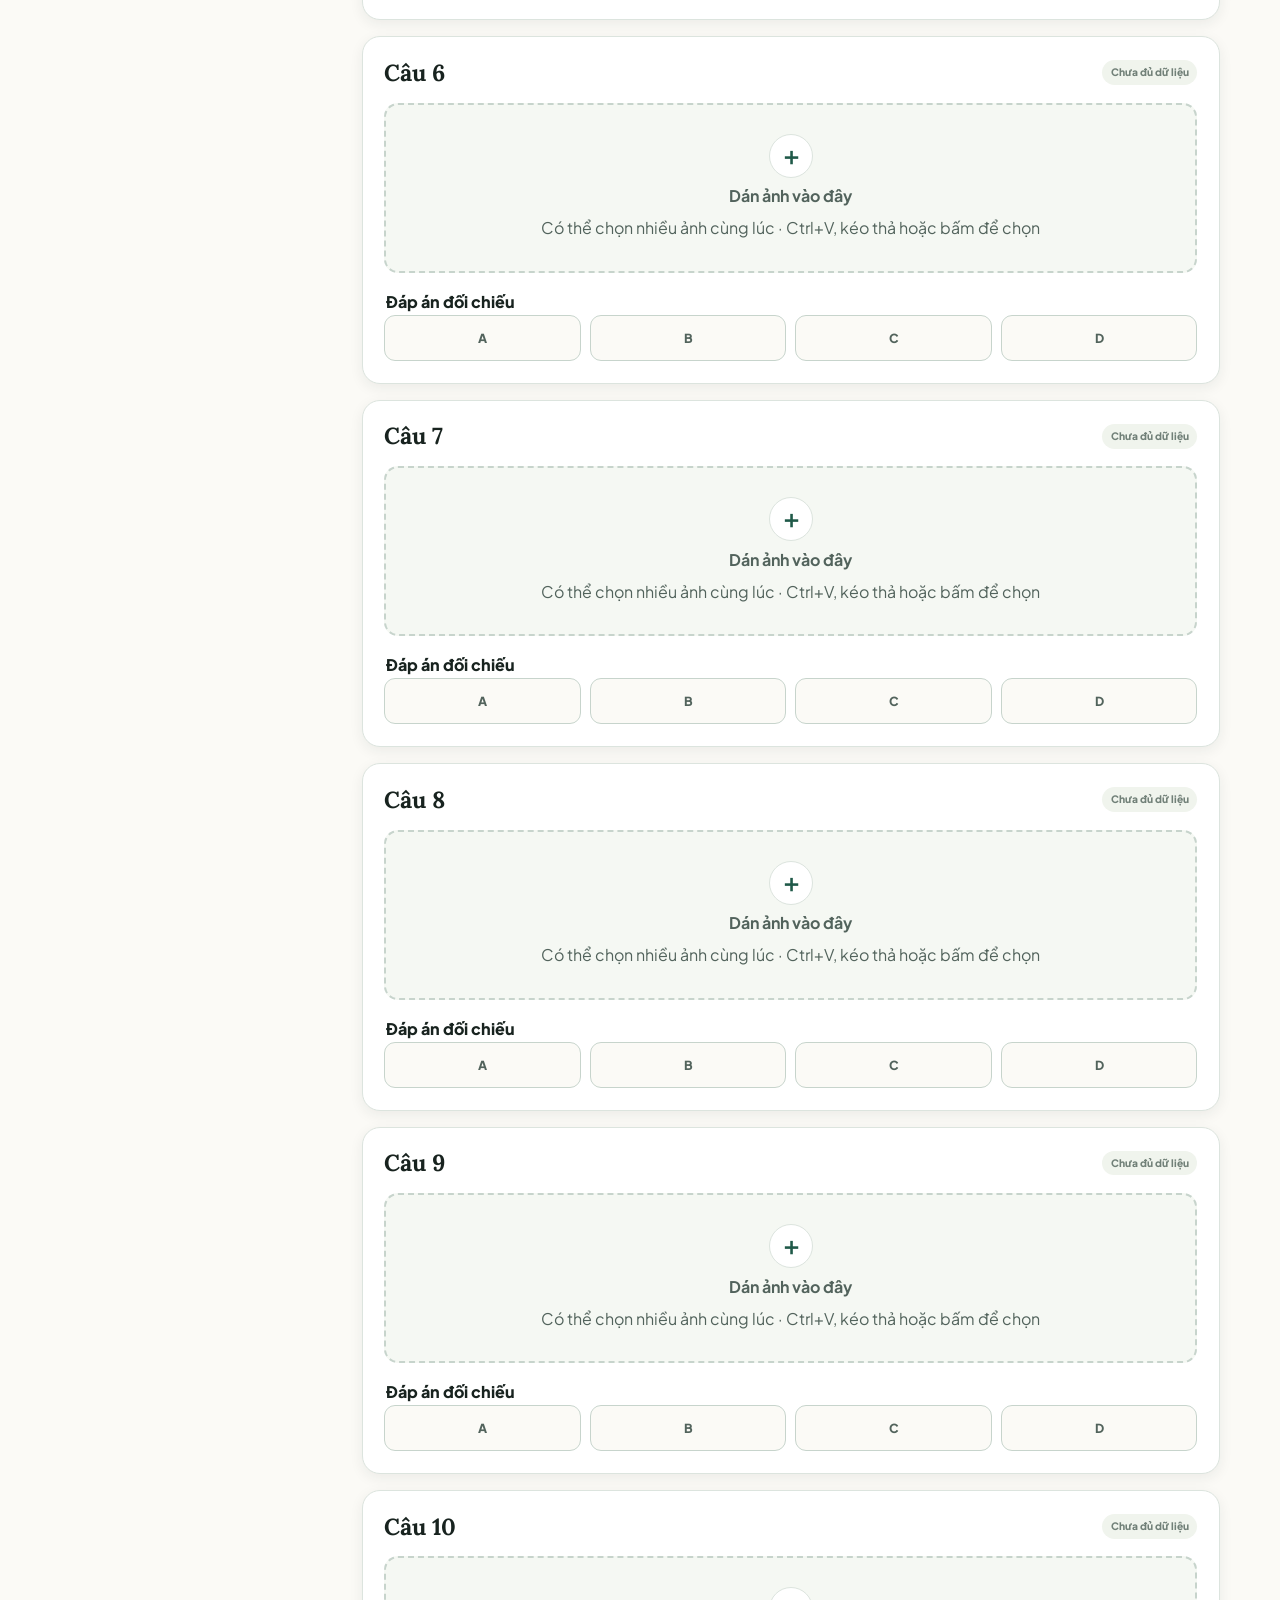
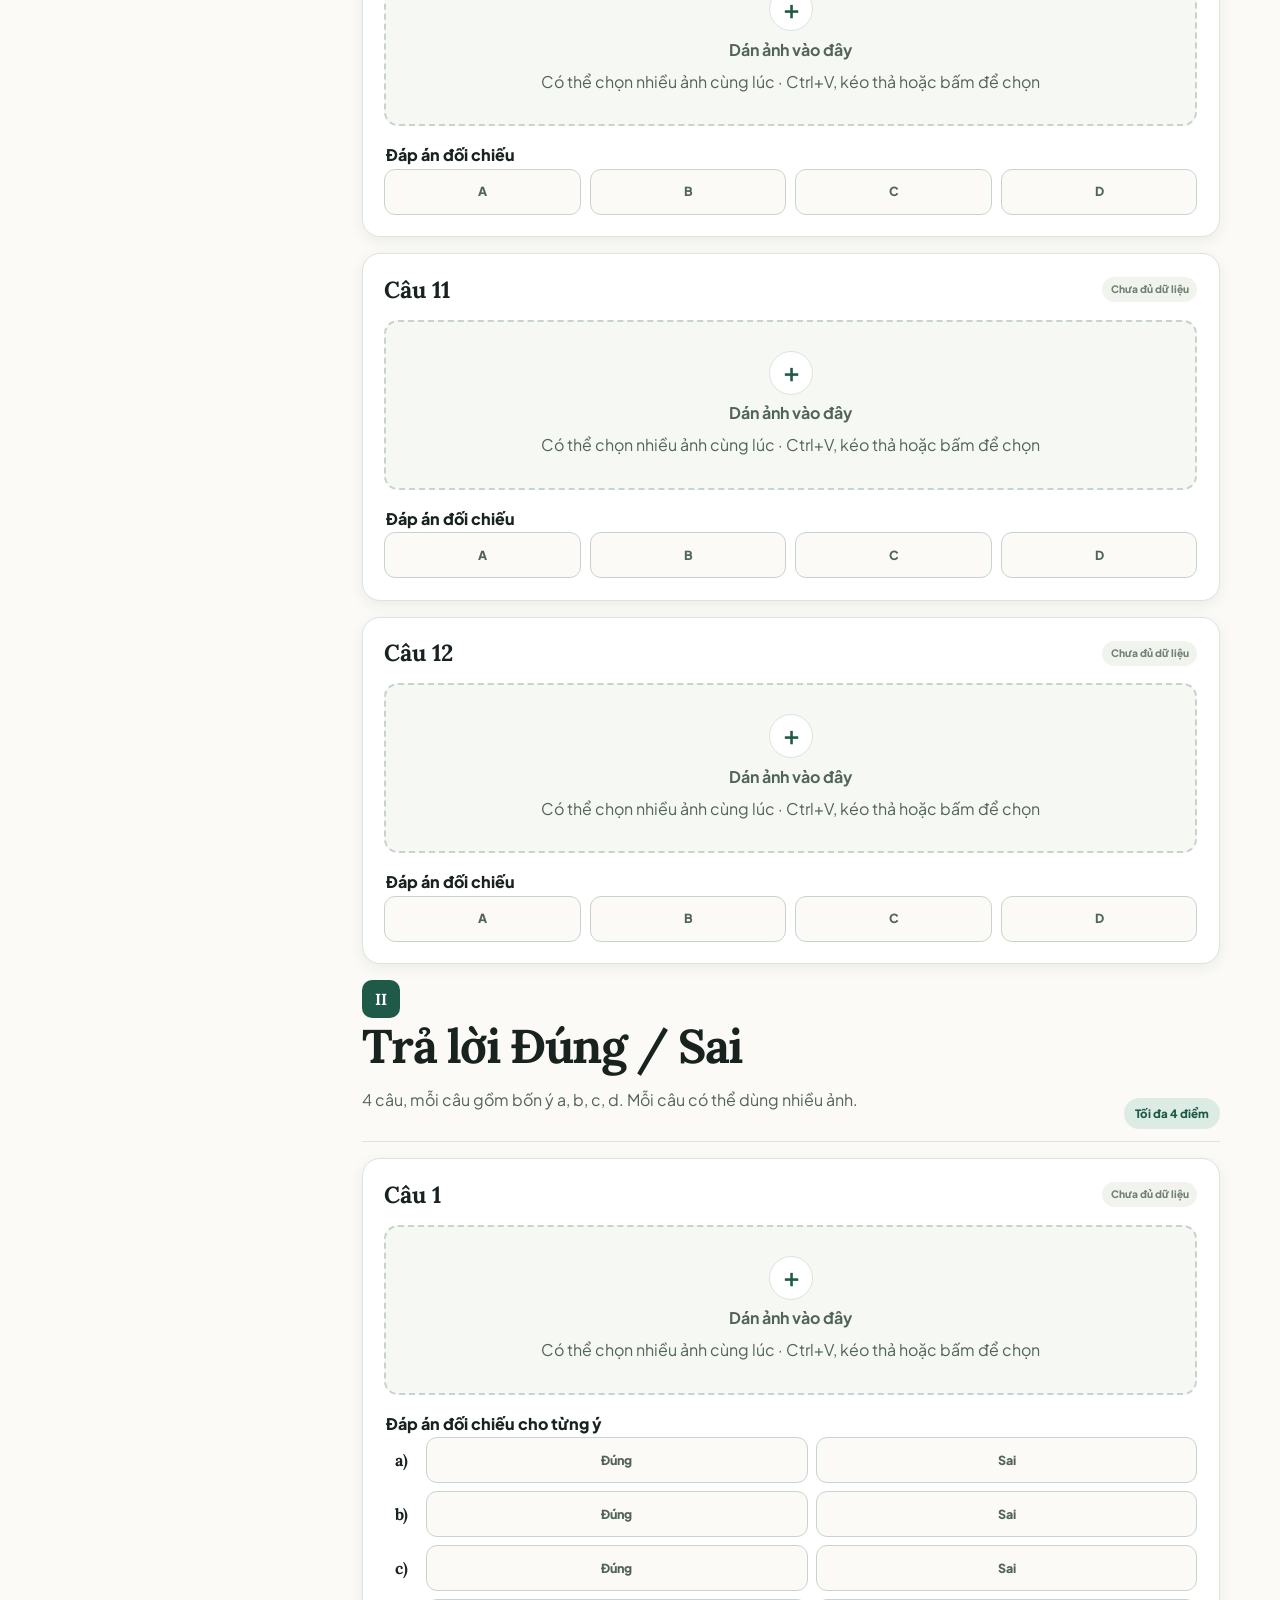
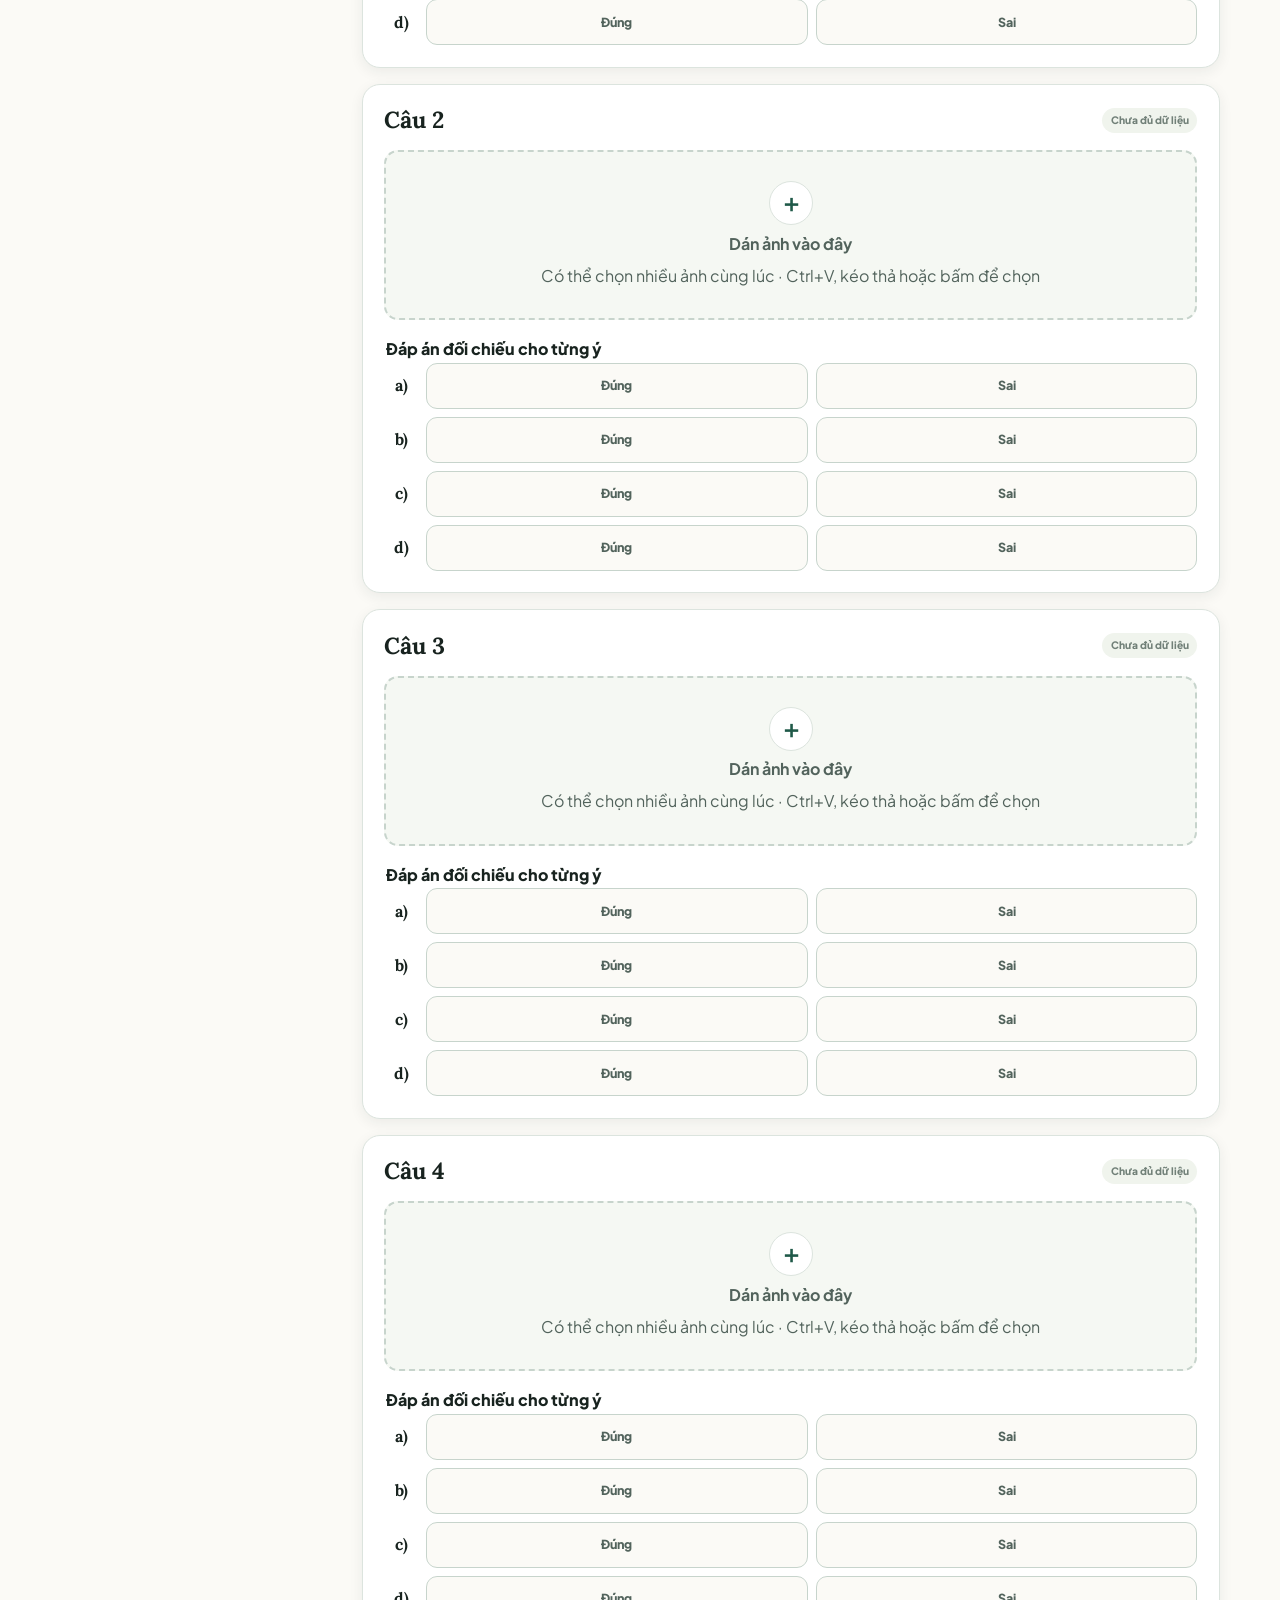
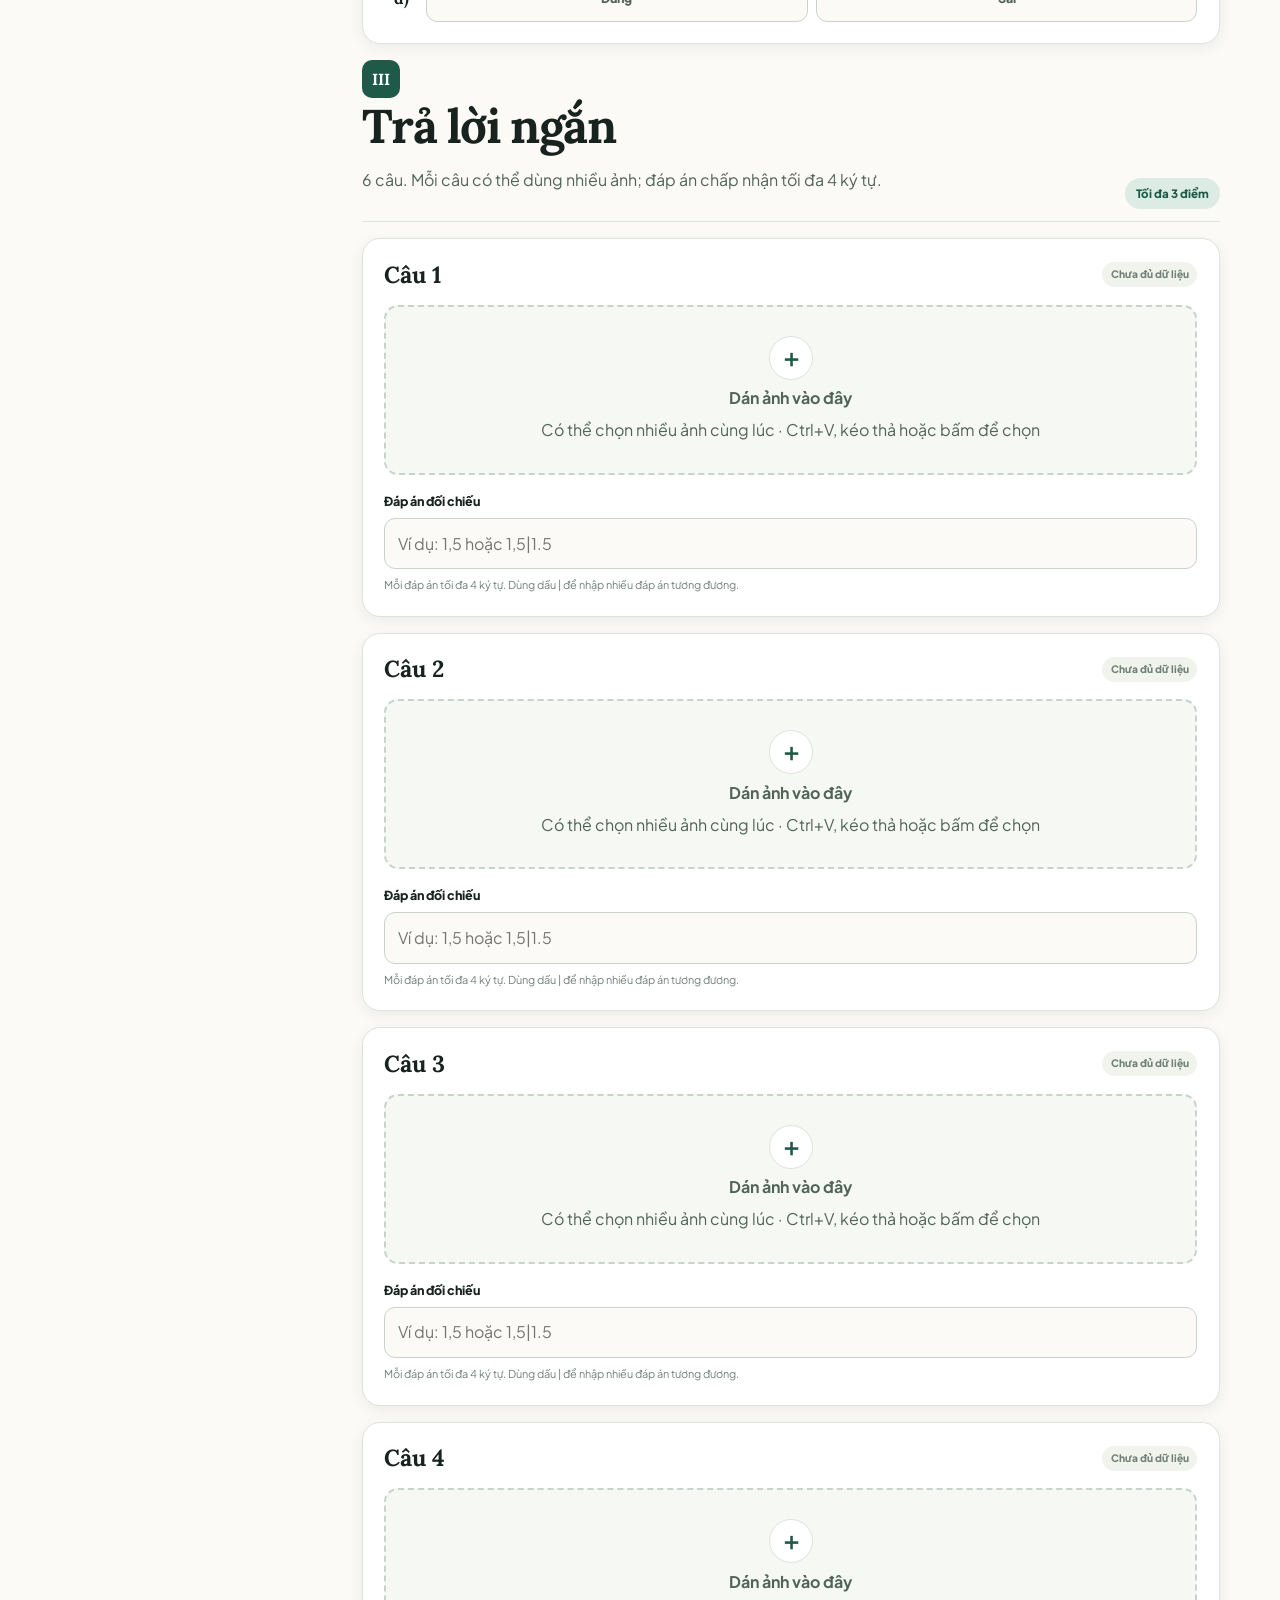
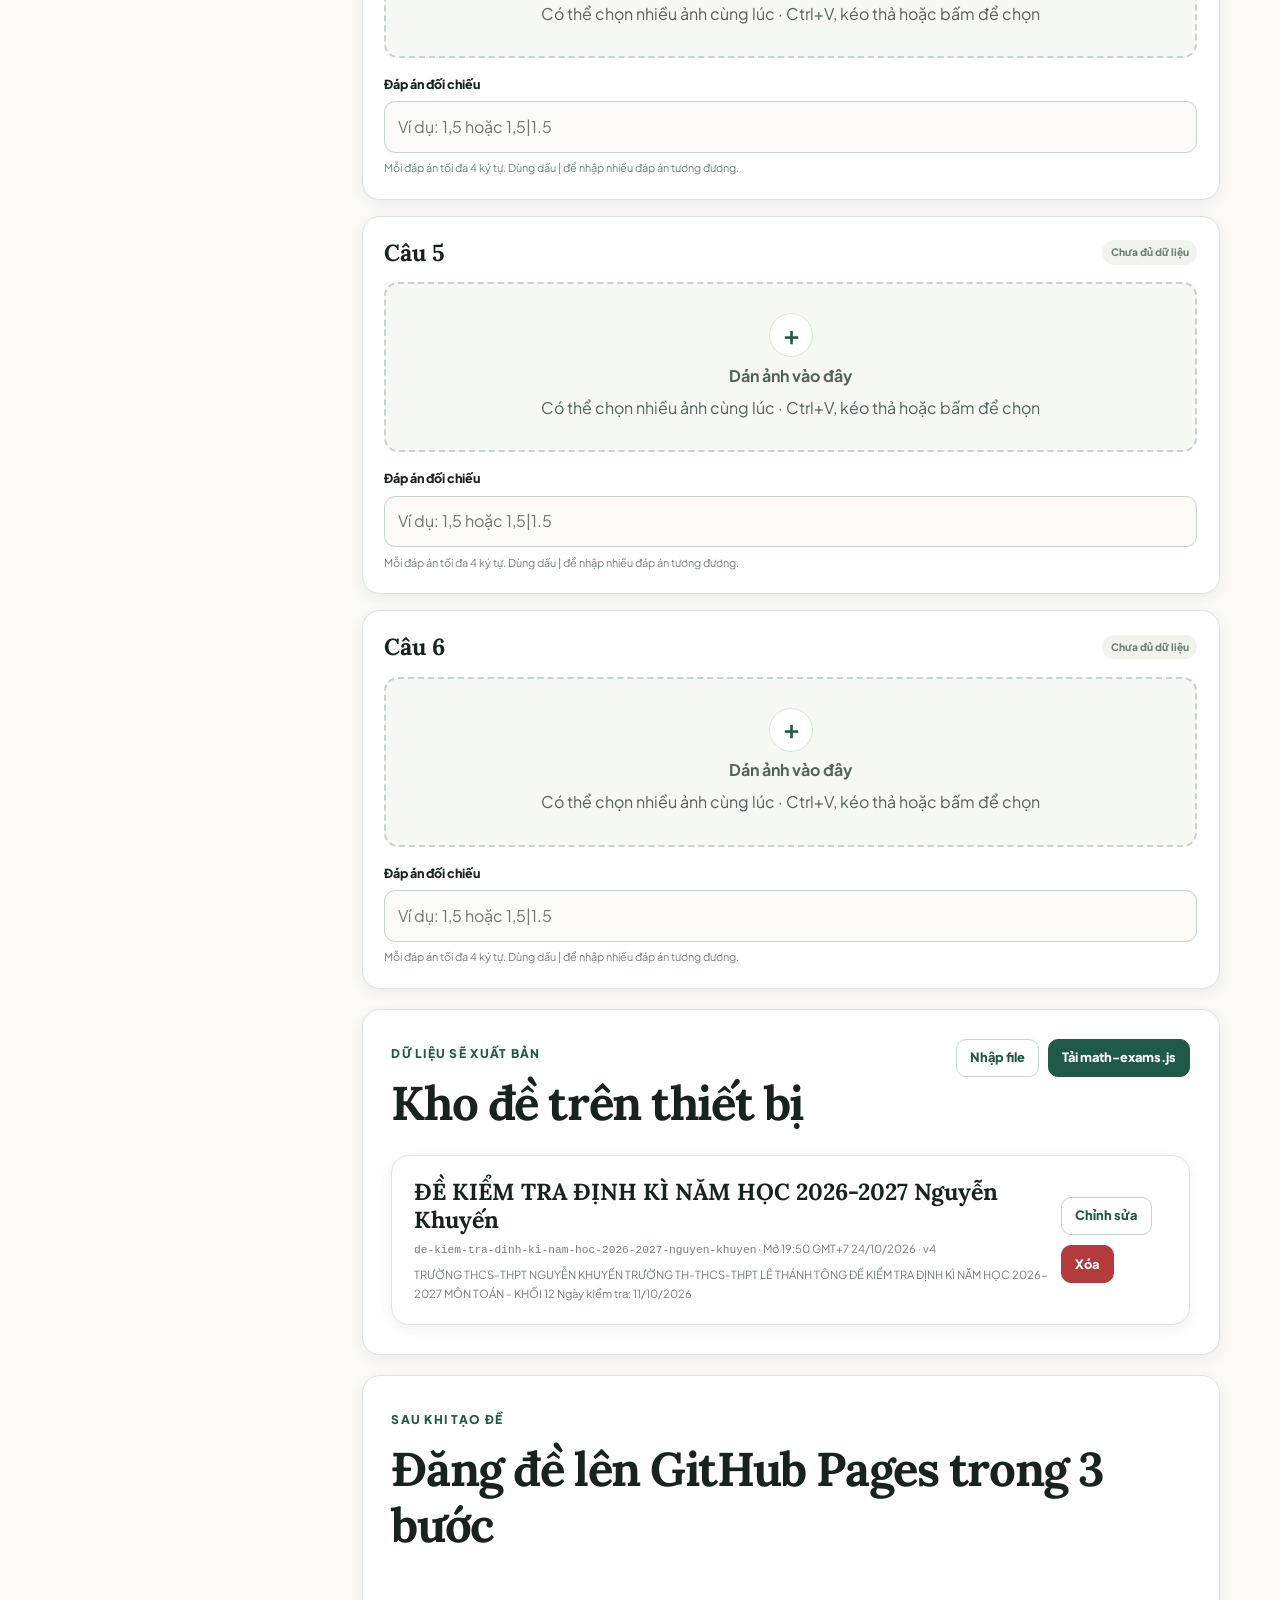
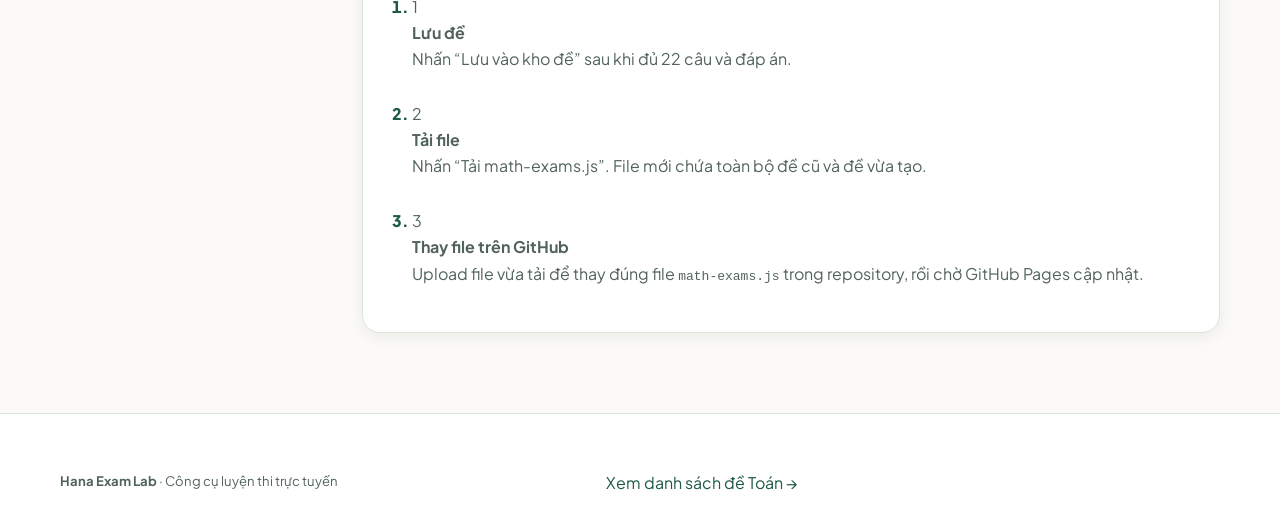
<file: create-math.html>
<!DOCTYPE html>
<html lang="vi" data-theme="classic">
<head>
  <meta charset="UTF-8" />
  <meta name="viewport" content="width=device-width, initial-scale=1.0" />
  <title>Tạo đề Toán | Hana Exam Lab</title>
  <meta name="description" content="Công cụ tạo nhanh đề Toán theo cấu trúc thi tốt nghiệp THPT trên GitHub Pages." />
  <link rel="preconnect" href="https://fonts.googleapis.com" />
  <link rel="preconnect" href="https://fonts.gstatic.com" crossorigin />
  <link href="https://fonts.googleapis.com/css2?family=Lora:wght@500;700&amp;family=Plus+Jakarta+Sans:wght@400;500;600;700&amp;display=swap" rel="stylesheet" />
  <link rel="stylesheet" href="styles.css" />
</head>
<body data-page="builder" data-subject="math">
  <a class="skip-link" href="#main-content">Bỏ qua điều hướng</a>

  <header class="site-header">
    <div class="container nav-wrapper">
      <a class="brand-logo" href="index.html" aria-label="Hana Exam Lab - Trang chủ">
        <img class="brand-logo-img" src="profile.jpg" alt="" width="44" height="44" />
        <span>Hana Exam Lab</span>
      </a>

      <button class="nav-toggle" type="button" data-nav-toggle aria-expanded="false" aria-controls="primary-nav">
        <span aria-hidden="true">☰</span><span class="sr-only">Mở trình đơn</span>
      </button>

      <nav class="primary-nav" id="primary-nav" data-nav-menu aria-label="Điều hướng chính">
        <a href="index.html">Trang chủ</a>
        <a href="math.html">Đề Toán</a>
        <a href="physics.html">Đề Vật lý</a>
        <a href="tests.html">Bài kiểm tra</a>
        <a class="active nav-creator-link" href="create.html" aria-current="page">Tạo đề</a>
      </nav>
      <div class="theme-switcher" aria-label="Chọn giao diện">
        <button class="theme-btn active" type="button" data-theme-choice="classic" style="--swatch:#1e3a2f" aria-label="Giao diện xanh lá"></button>
        <button class="theme-btn" type="button" data-theme-choice="ocean" style="--swatch:#1b365d" aria-label="Giao diện xanh biển"></button>
        <button class="theme-btn" type="button" data-theme-choice="sand" style="--swatch:#7c3f2c" aria-label="Giao diện đất nung"></button>
        <button class="theme-btn" type="button" data-theme-choice="dark" style="--swatch:#121815" aria-label="Giao diện tối"></button>
      </div>
    </div>
  </header>

  <main id="main-content">
    <section class="page-hero builder-hero">
      <div class="container narrow-container">
        <span class="eyebrow">Công cụ dành cho người ra đề</span>
        <h1>Tạo đề Toán nhanh</h1>
        <p>Dán, kéo thả hoặc chọn nhiều ảnh cho từng câu, chọn đáp án đối chiếu rồi xuất file dữ liệu sẵn sàng đưa lên GitHub Pages.</p>
      </div>
    </section>

    <div class="container builder-layout">
      <aside class="builder-sidebar" aria-label="Tiến độ và thao tác">
        <div class="panel sticky-panel">
          <div class="panel-heading compact-heading">
            <div>
              <span class="eyebrow">Tiến độ</span>
              <h2 id="builder-progress-text">0/22 câu hoàn tất</h2>
            </div>
            <span class="progress-percent" id="builder-progress-percent">0%</span>
          </div>
          <div class="progress-track" aria-hidden="true">
            <span id="builder-progress-bar" style="width:0%"></span>
          </div>
          <ul class="progress-breakdown" aria-label="Tiến độ từng phần">
            <li><span>Phần I</span><strong id="progress-mcq">0/12</strong></li>
            <li><span>Phần II</span><strong id="progress-tf">0/4</strong></li>
            <li><span>Phần III</span><strong id="progress-short">0/6</strong></li>
          </ul>
          <div class="builder-action-stack">
            <button class="btn btn-primary" type="button" id="save-exam-btn">Lưu vào kho đề</button>
            <button class="btn btn-secondary" type="button" id="export-catalog-btn">Tải math-exams.js</button>
            <button class="btn btn-ghost" type="button" id="reset-draft-btn">Tạo đề mới</button>
          </div>
          <p class="autosave-note" id="autosave-status" aria-live="polite">Bản nháp sẽ tự động lưu trên thiết bị này.</p>
        </div>
      </aside>

      <div class="builder-main">
        <section class="notice-card warning-notice" aria-labelledby="static-limit-title">
          <div class="notice-icon" aria-hidden="true">🔒</div>
          <div>
            <h2 id="static-limit-title">Lưu ý về GitHub Pages</h2>
            <p>Thời điểm mở đề chỉ khóa nội dung trên giao diện. Vì GitHub Pages là website tĩnh, người am hiểu kỹ thuật vẫn có thể xem file nguồn trước giờ mở. Công cụ này không gửi hoặc lưu kết quả về cho giáo viên.</p>
          </div>
        </section>

        <form id="exam-builder-form" novalidate>
          <section class="panel metadata-panel" aria-labelledby="metadata-title">
            <div class="panel-heading">
              <div>
                <span class="eyebrow">Thông tin chung</span>
                <h2 id="metadata-title">Thiết lập đề thi</h2>
              </div>
              <span class="draft-badge">Tự lưu nháp</span>
            </div>

            <div class="form-grid two-columns">
              <div class="form-field full-width">
                <label for="exam-title">Tiêu đề đề thi <span aria-hidden="true">*</span></label>
                <input id="exam-title" name="title" type="text" maxlength="140" autocomplete="off" placeholder="Ví dụ: Đề ôn tập học kỳ I – Lớp 12" required />
              </div>
              <div class="form-field">
                <label for="exam-id">Mã đề / đường dẫn <span aria-hidden="true">*</span></label>
                <input id="exam-id" name="id" type="text" maxlength="80" pattern="[a-z0-9-]+" autocomplete="off" placeholder="de-on-tap-hoc-ky-1" required />
                <small>Chỉ dùng chữ thường không dấu, số và dấu gạch ngang.</small>
              </div>
              <div class="form-field">
                <label for="standard-duration">Thời lượng gợi ý (phút)</label>
                <input id="standard-duration" name="standardDuration" type="number" min="5" max="240" step="1" value="90" />
              </div>
              <div class="form-field">
                <label for="publish-local">Thời điểm công khai <span aria-hidden="true">*</span></label>
                <input id="publish-local" name="publishLocal" type="datetime-local" required />
              </div>
              <div class="form-field">
                <label for="exam-timezone">Múi giờ</label>
                <select id="exam-timezone" name="timeZone">
                  <option value="Asia/Ho_Chi_Minh">Việt Nam (Asia/Ho_Chi_Minh)</option>
                  <option value="Australia/Sydney">Sydney (Australia/Sydney)</option>
                  <option value="UTC">UTC</option>
                </select>
              </div>
              <div class="form-field full-width">
                <label for="exam-description">Mô tả ngắn</label>
                <textarea id="exam-description" name="description" rows="3" maxlength="360" placeholder="Nội dung ôn tập, đối tượng học sinh hoặc ghi chú ngắn..."></textarea>
              </div>
            </div>
          </section>

          <section class="builder-section" aria-labelledby="mcq-title">
            <div class="section-heading-row">
              <div>
                <span class="section-number">I</span>
                <div>
                  <h2 id="mcq-title">Phần trắc nghiệm</h2>
                  <p>12 câu, mỗi câu chọn một đáp án A, B, C hoặc D. Mỗi câu có thể dùng nhiều ảnh.</p>
                </div>
              </div>
              <span class="section-score">Tối đa 3 điểm</span>
            </div>
            <div id="mcq-builder" class="builder-question-list"></div>
          </section>

          <section class="builder-section" aria-labelledby="tf-title">
            <div class="section-heading-row">
              <div>
                <span class="section-number">II</span>
                <div>
                  <h2 id="tf-title">Trả lời Đúng / Sai</h2>
                  <p>4 câu, mỗi câu gồm bốn ý a, b, c, d. Mỗi câu có thể dùng nhiều ảnh.</p>
                </div>
              </div>
              <span class="section-score">Tối đa 4 điểm</span>
            </div>
            <div id="tf-builder" class="builder-question-list"></div>
          </section>

          <section class="builder-section" aria-labelledby="short-title">
            <div class="section-heading-row">
              <div>
                <span class="section-number">III</span>
                <div>
                  <h2 id="short-title">Trả lời ngắn</h2>
                  <p>6 câu. Mỗi câu có thể dùng nhiều ảnh; đáp án chấp nhận tối đa 4 ký tự.</p>
                </div>
              </div>
              <span class="section-score">Tối đa 3 điểm</span>
            </div>
            <div id="short-builder" class="builder-question-list"></div>
          </section>
        </form>

        <section class="panel catalog-panel" aria-labelledby="catalog-title">
          <div class="panel-heading catalog-heading">
            <div>
              <span class="eyebrow">Dữ liệu sẽ xuất bản</span>
              <h2 id="catalog-title">Kho đề trên thiết bị</h2>
            </div>
            <div class="inline-actions">
              <button class="btn btn-small btn-secondary" type="button" id="import-catalog-btn">Nhập file</button>
              <input class="visually-hidden" id="import-catalog-file" type="file" accept=".js,.json,application/json,text/javascript" />
              <button class="btn btn-small btn-primary" type="button" id="export-catalog-btn-bottom">Tải math-exams.js</button>
            </div>
          </div>
          <div id="catalog-list" class="catalog-list"></div>
        </section>

        <section class="panel publish-guide" aria-labelledby="publish-guide-title">
          <span class="eyebrow">Sau khi tạo đề</span>
          <h2 id="publish-guide-title">Đăng đề lên GitHub Pages trong 3 bước</h2>
          <ol class="step-list">
            <li><span>1</span><div><strong>Lưu đề</strong><p>Nhấn “Lưu vào kho đề” sau khi đủ 22 câu và đáp án.</p></div></li>
            <li><span>2</span><div><strong>Tải file</strong><p>Nhấn “Tải math-exams.js”. File mới chứa toàn bộ đề cũ và đề vừa tạo.</p></div></li>
            <li><span>3</span><div><strong>Thay file trên GitHub</strong><p>Upload file vừa tải để thay đúng file <code>math-exams.js</code> trong repository, rồi chờ GitHub Pages cập nhật.</p></div></li>
          </ol>
        </section>
      </div>
    </div>
  </main>

  <footer class="site-footer">
    <div class="container footer-inner">
      <p><strong>Hana Exam Lab</strong> · Công cụ luyện thi trực tuyến</p>
      <a href="math.html">Xem danh sách đề Toán →</a>
    </div>
  </footer>

  <div class="toast" id="builder-toast" role="status" aria-live="polite" hidden></div>

  <script src="math-exams.js"></script>
  <script src="app.js"></script>
  <script src="builder.js"></script>
</body>
</html>
</file>
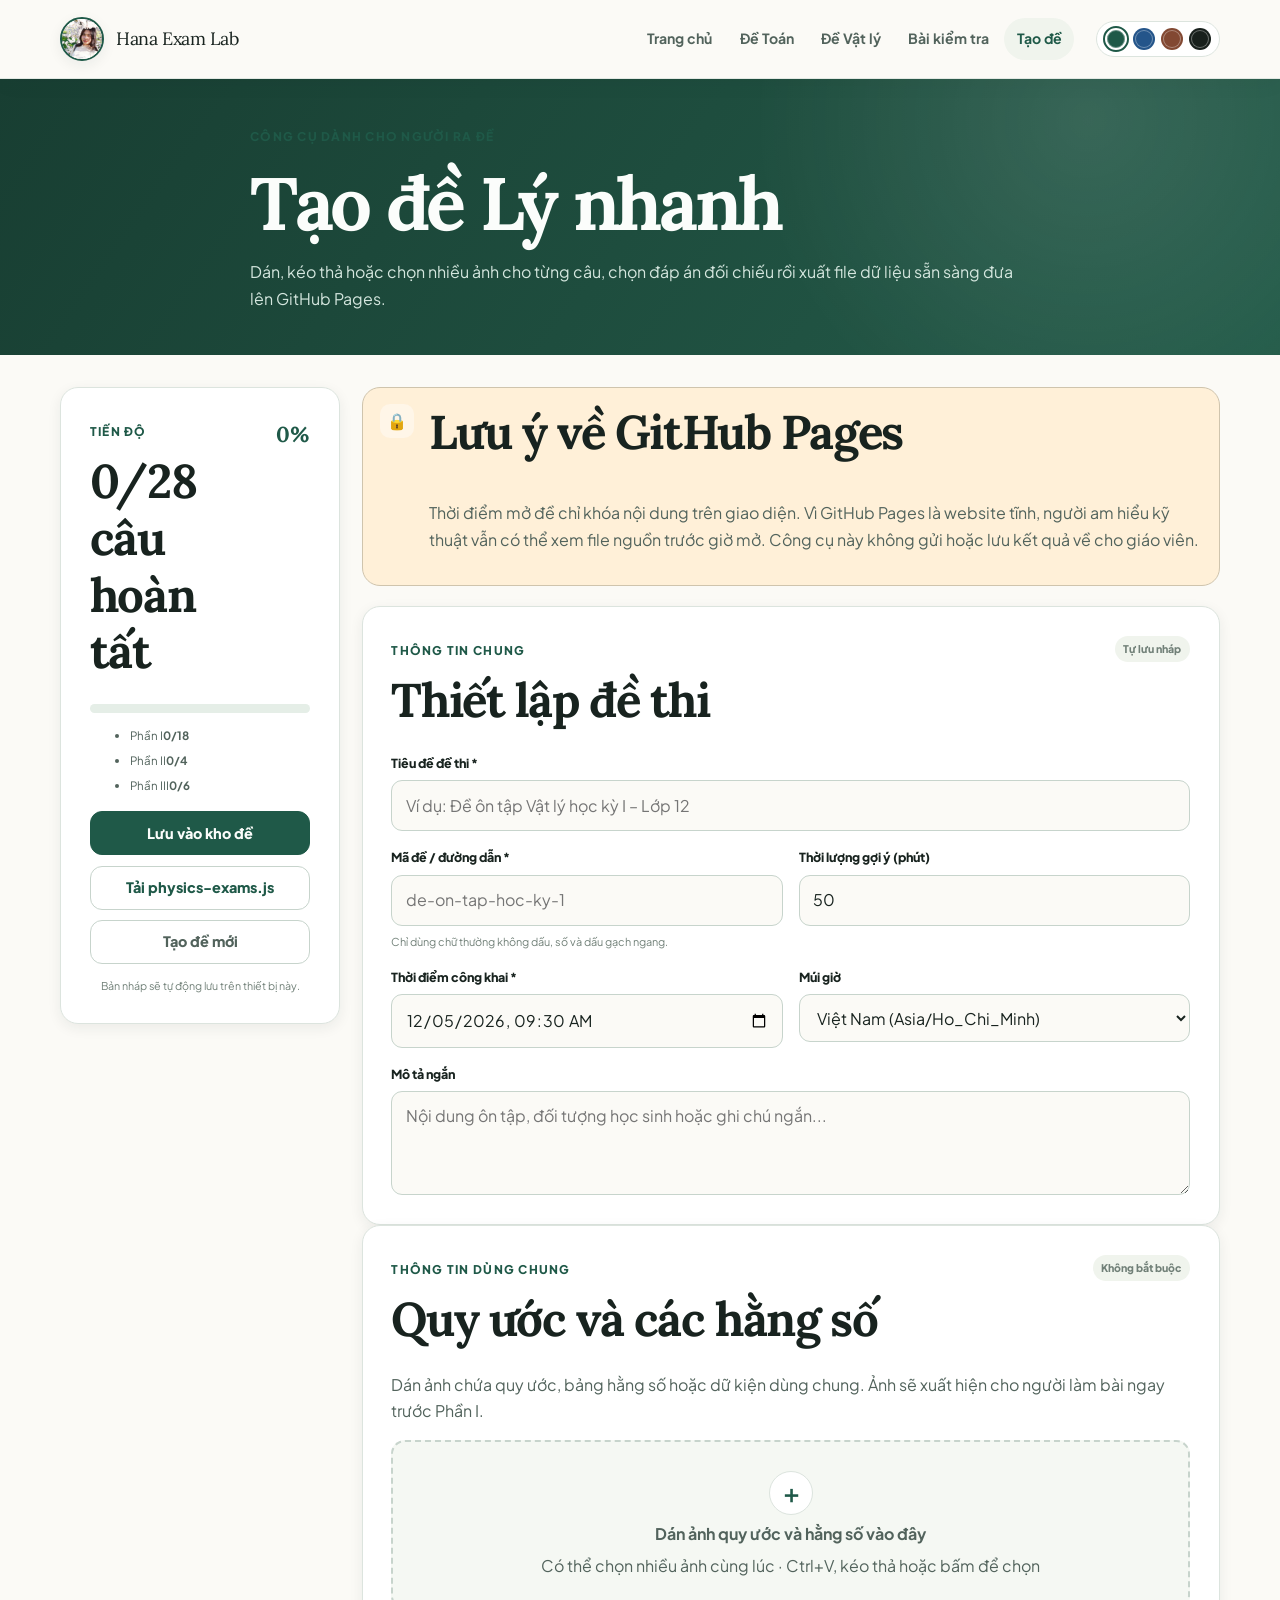
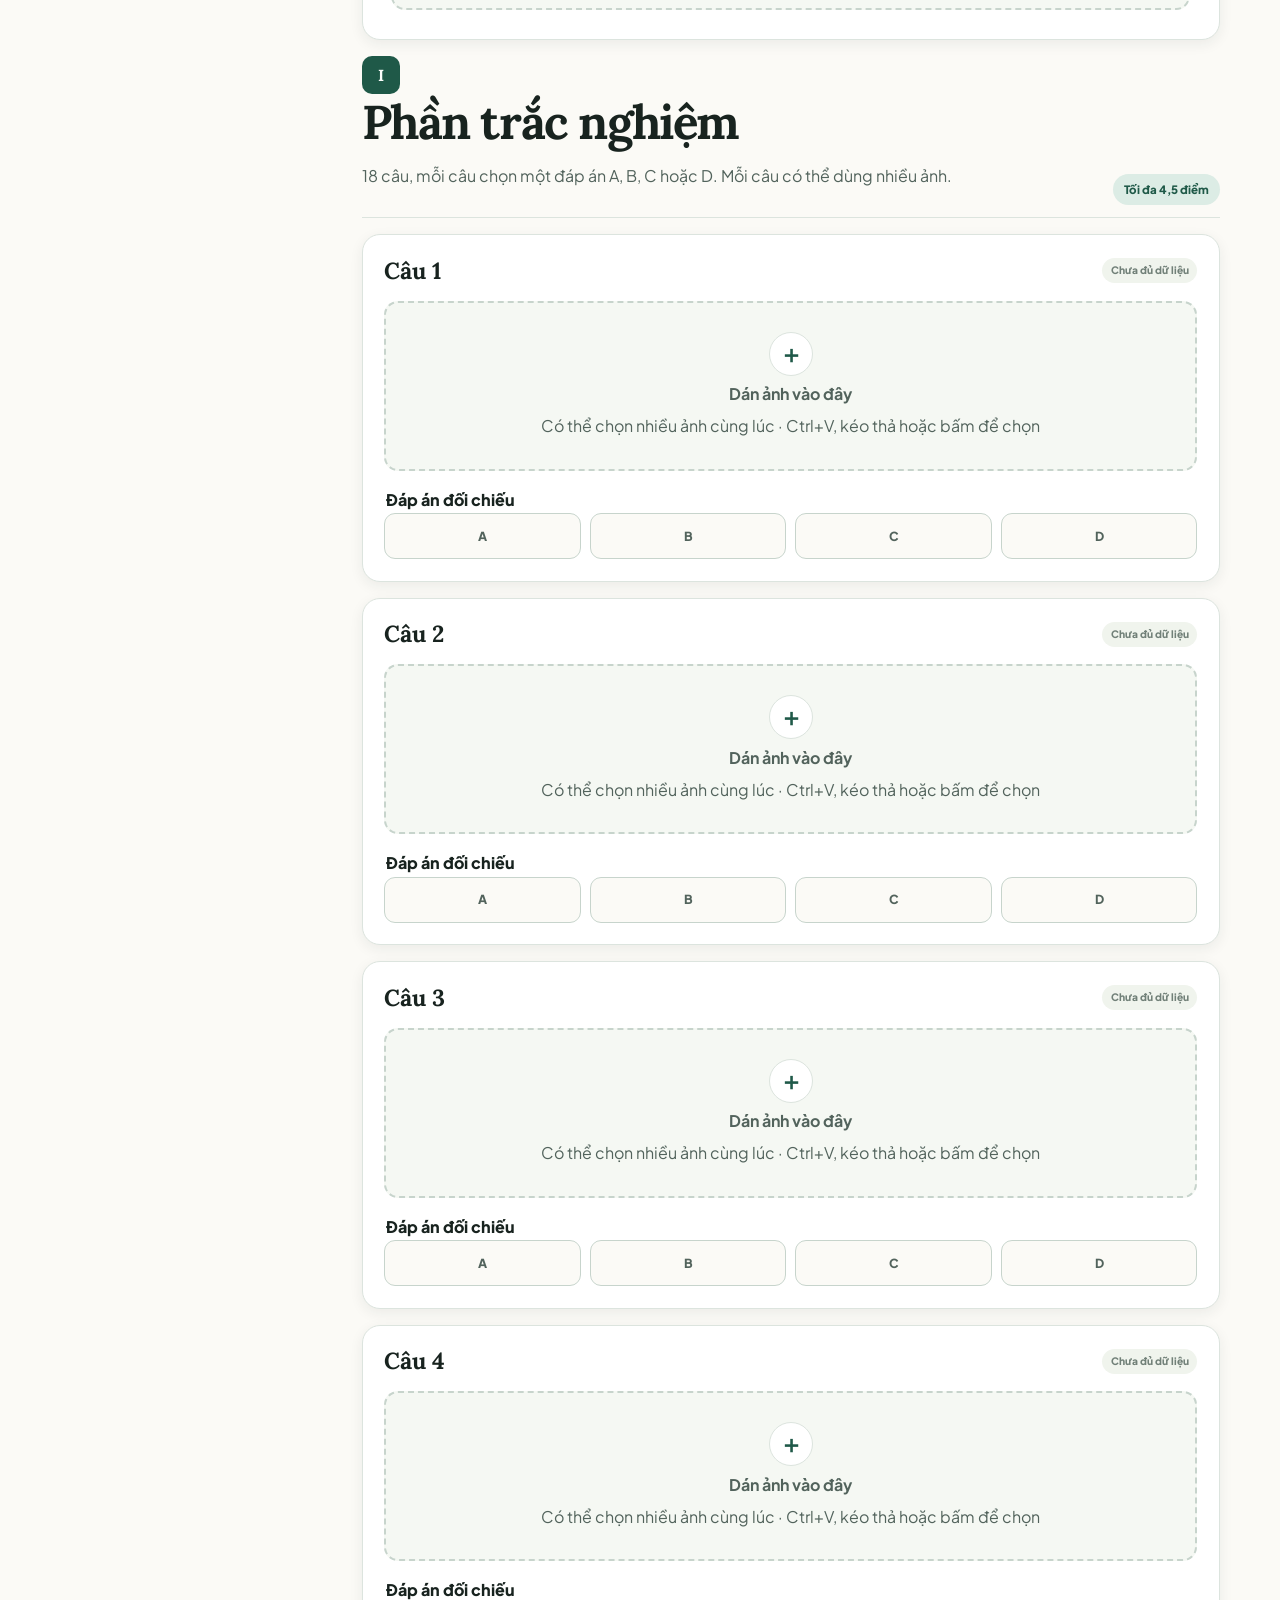
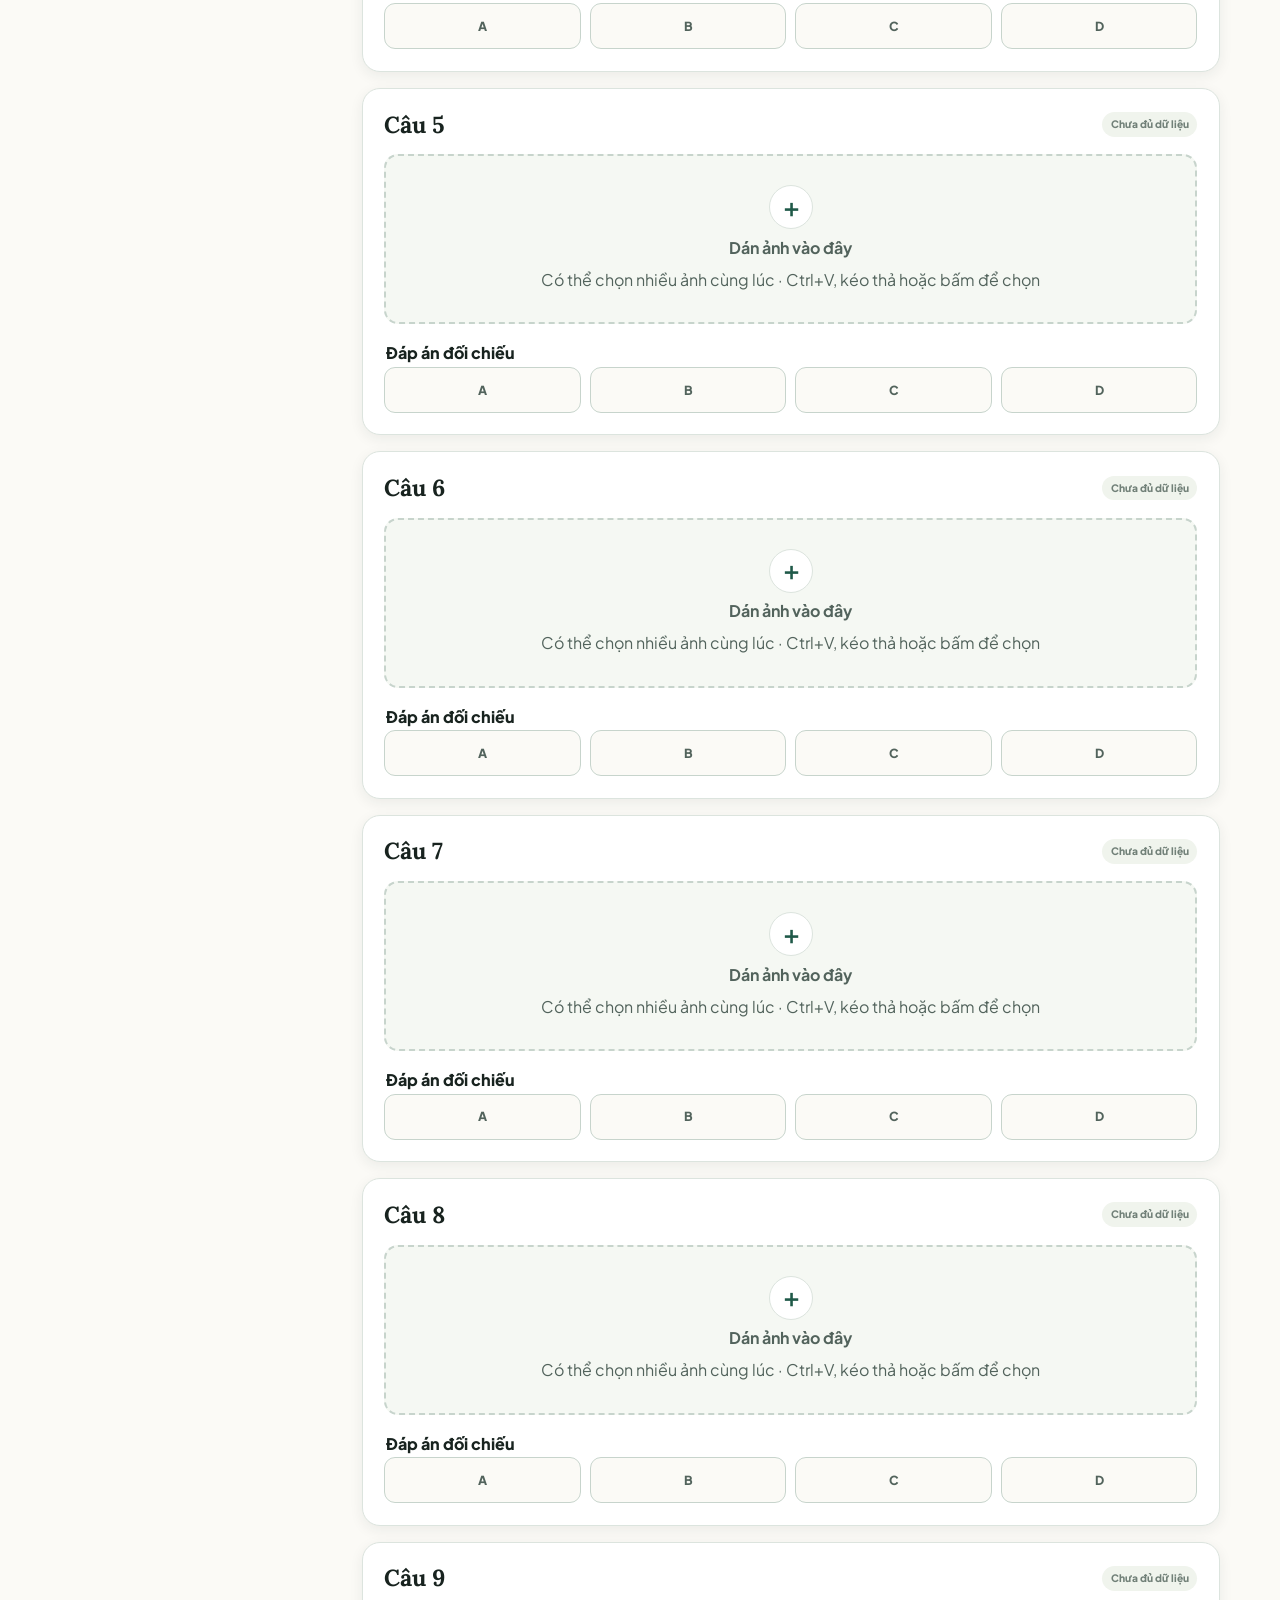
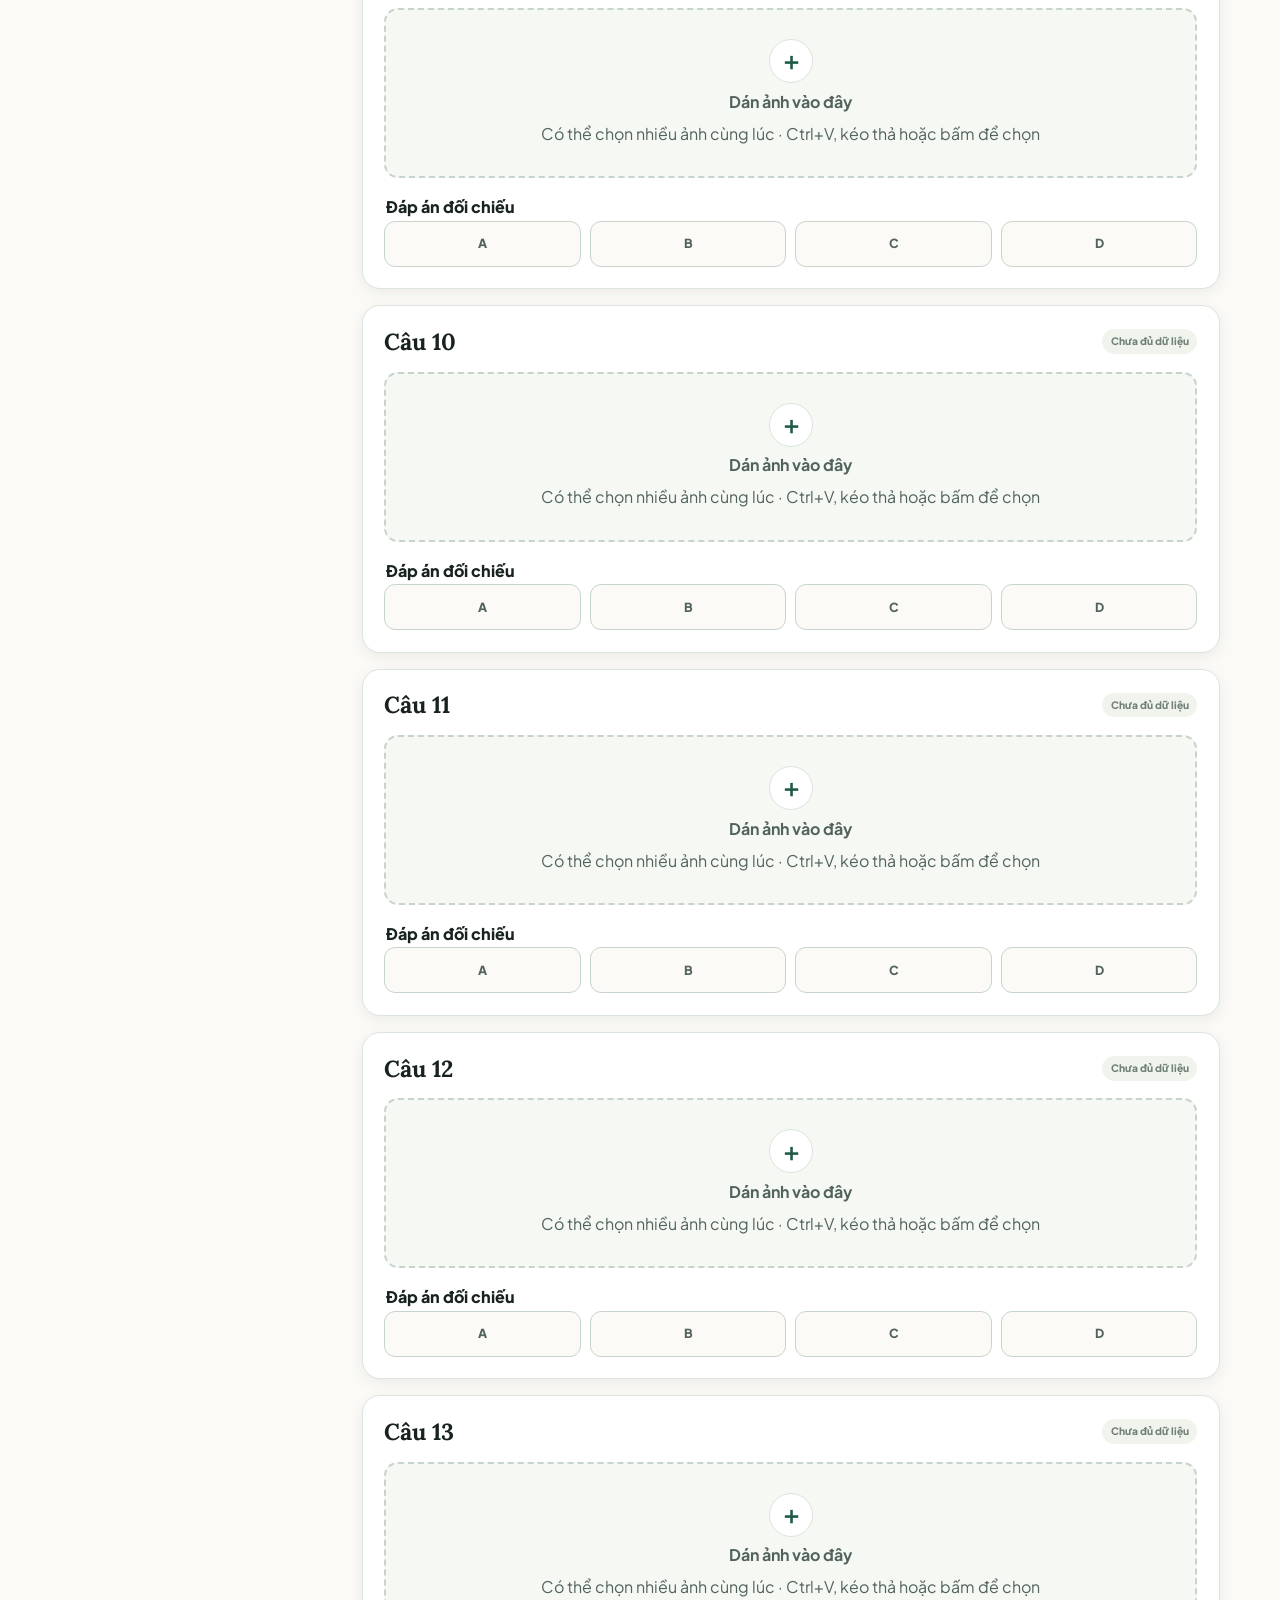
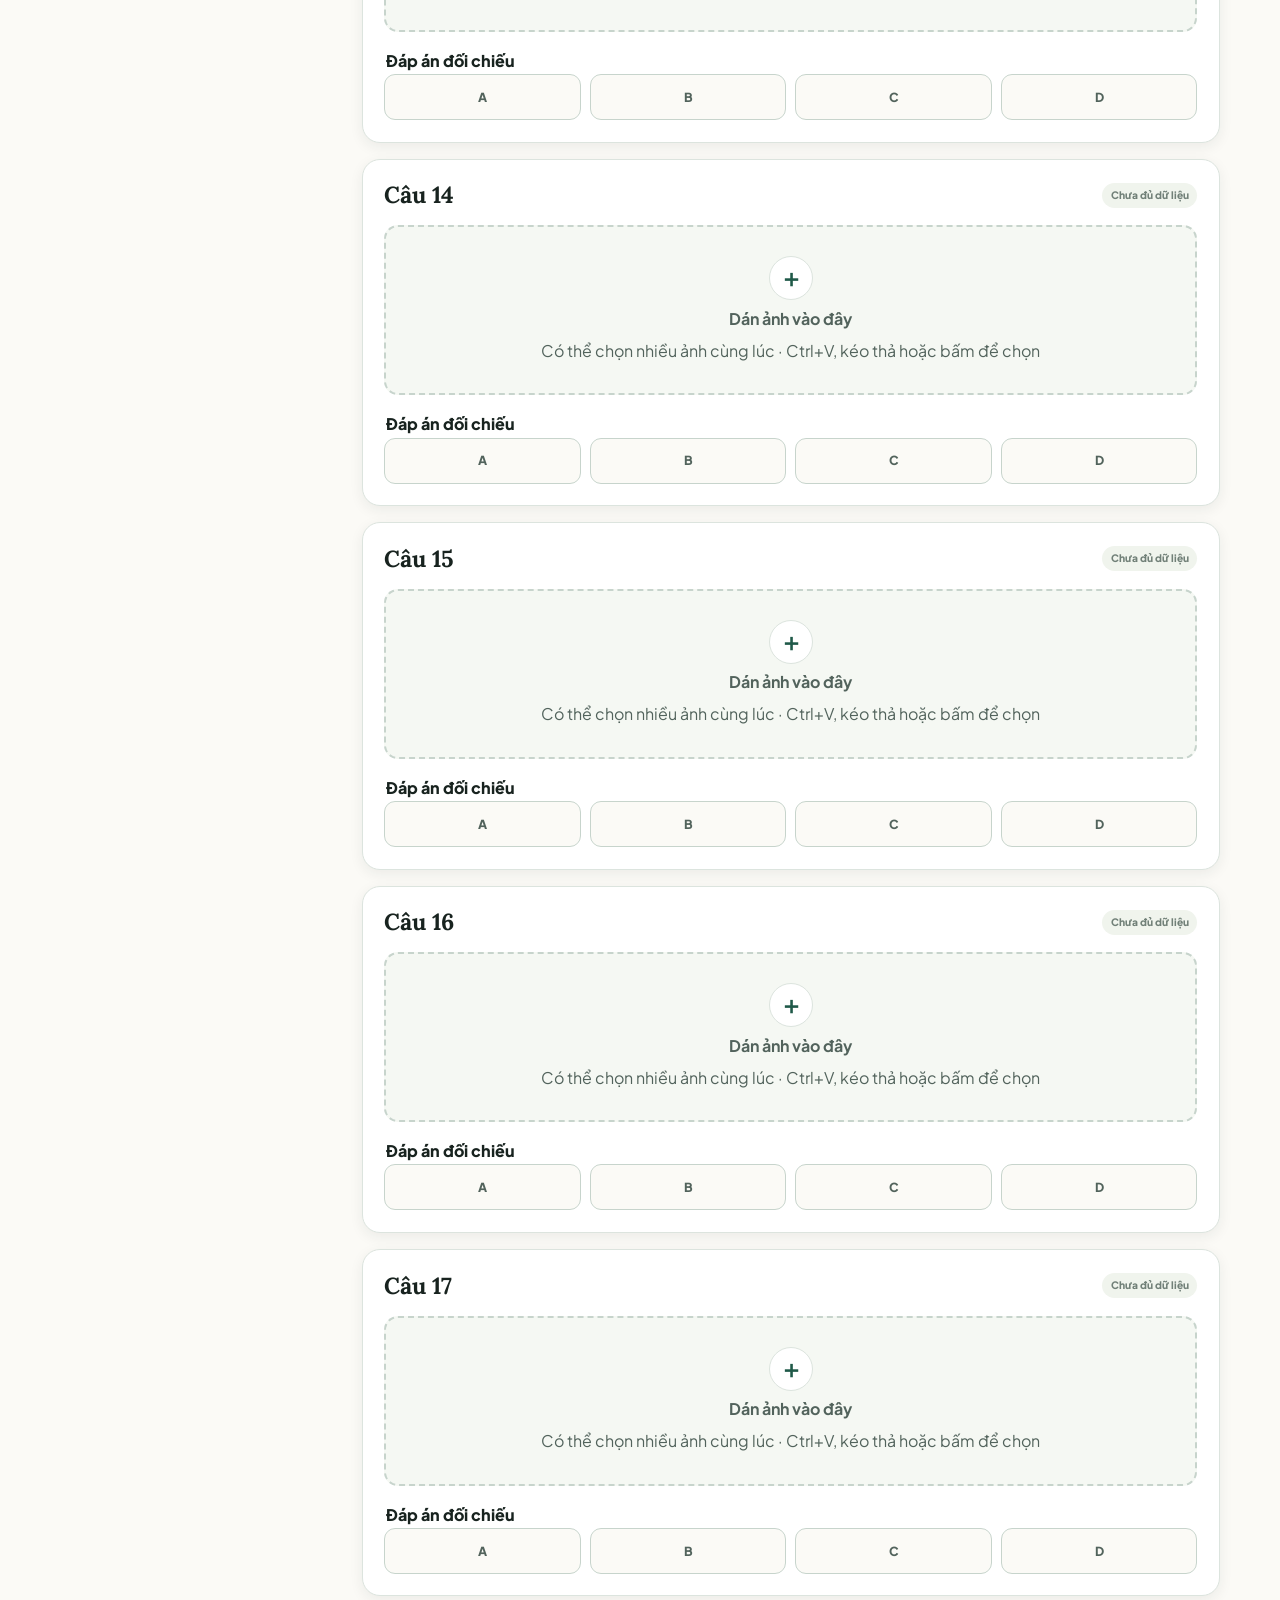
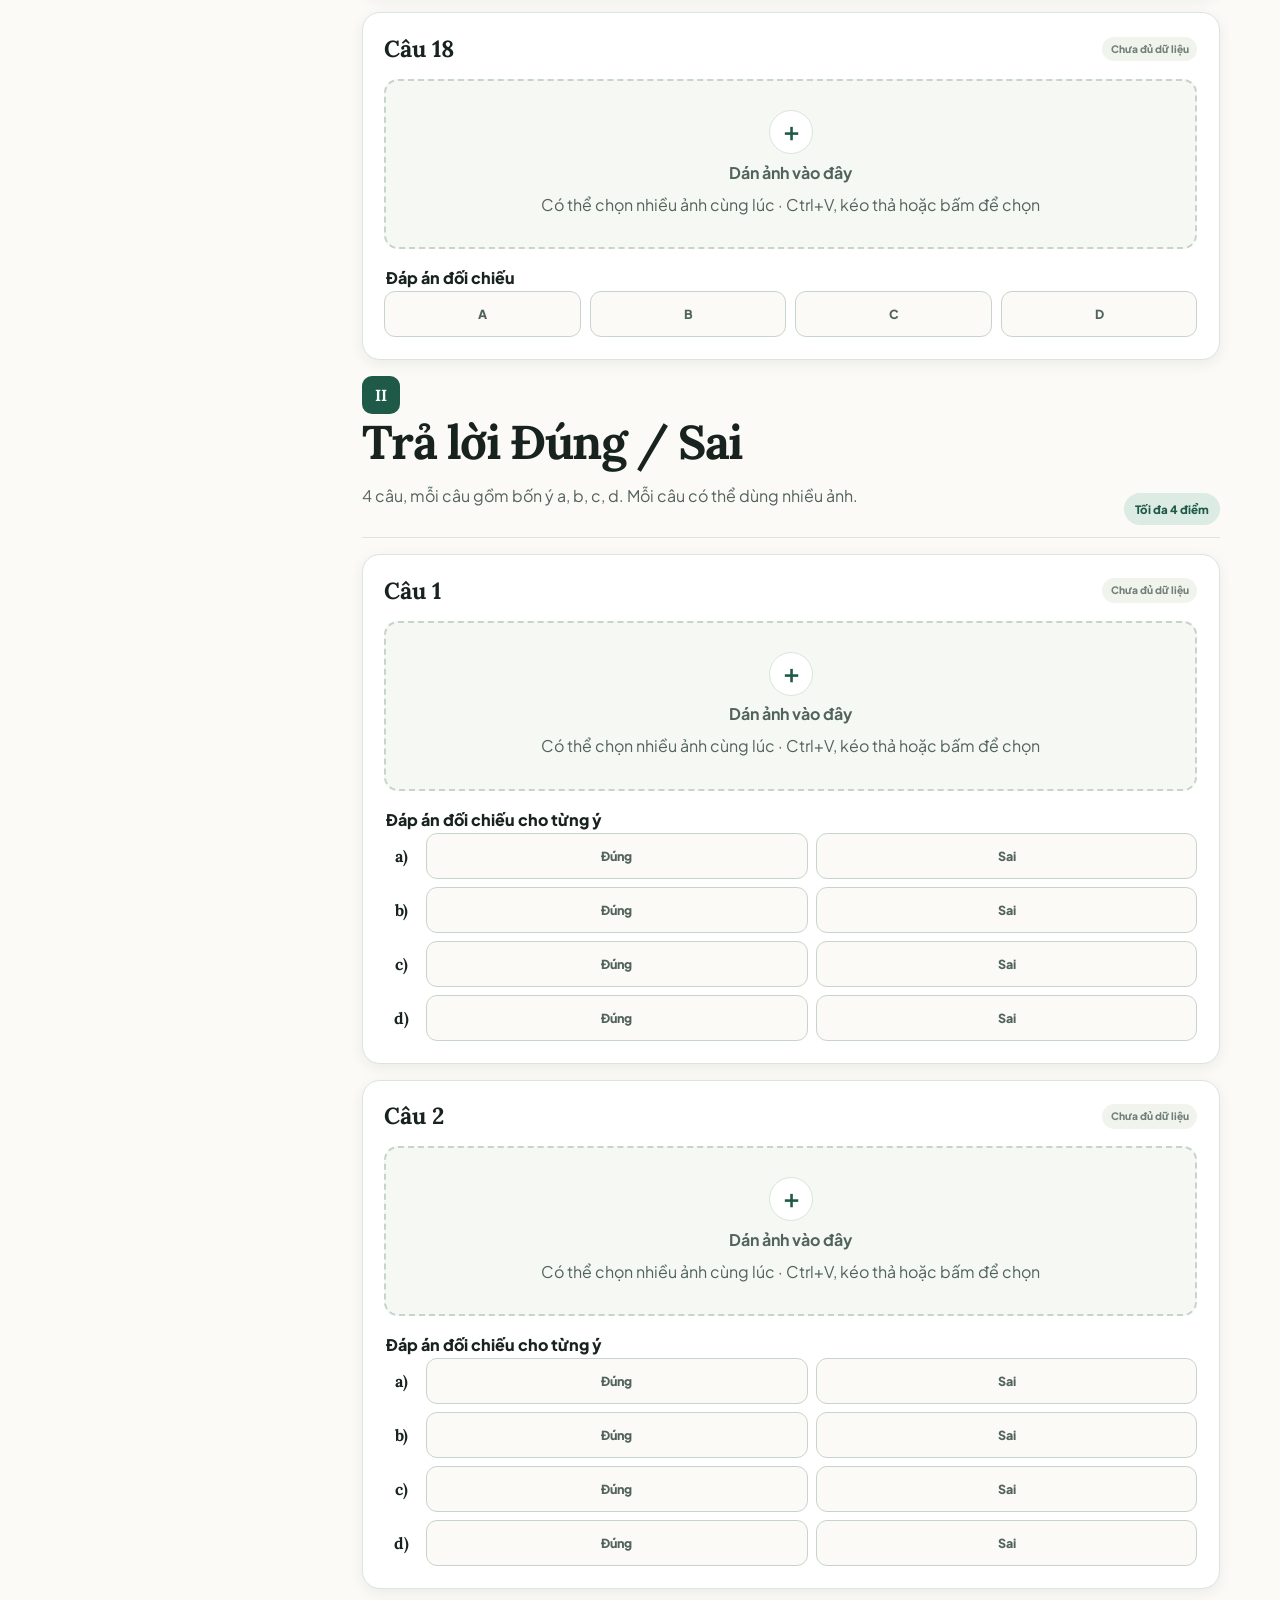
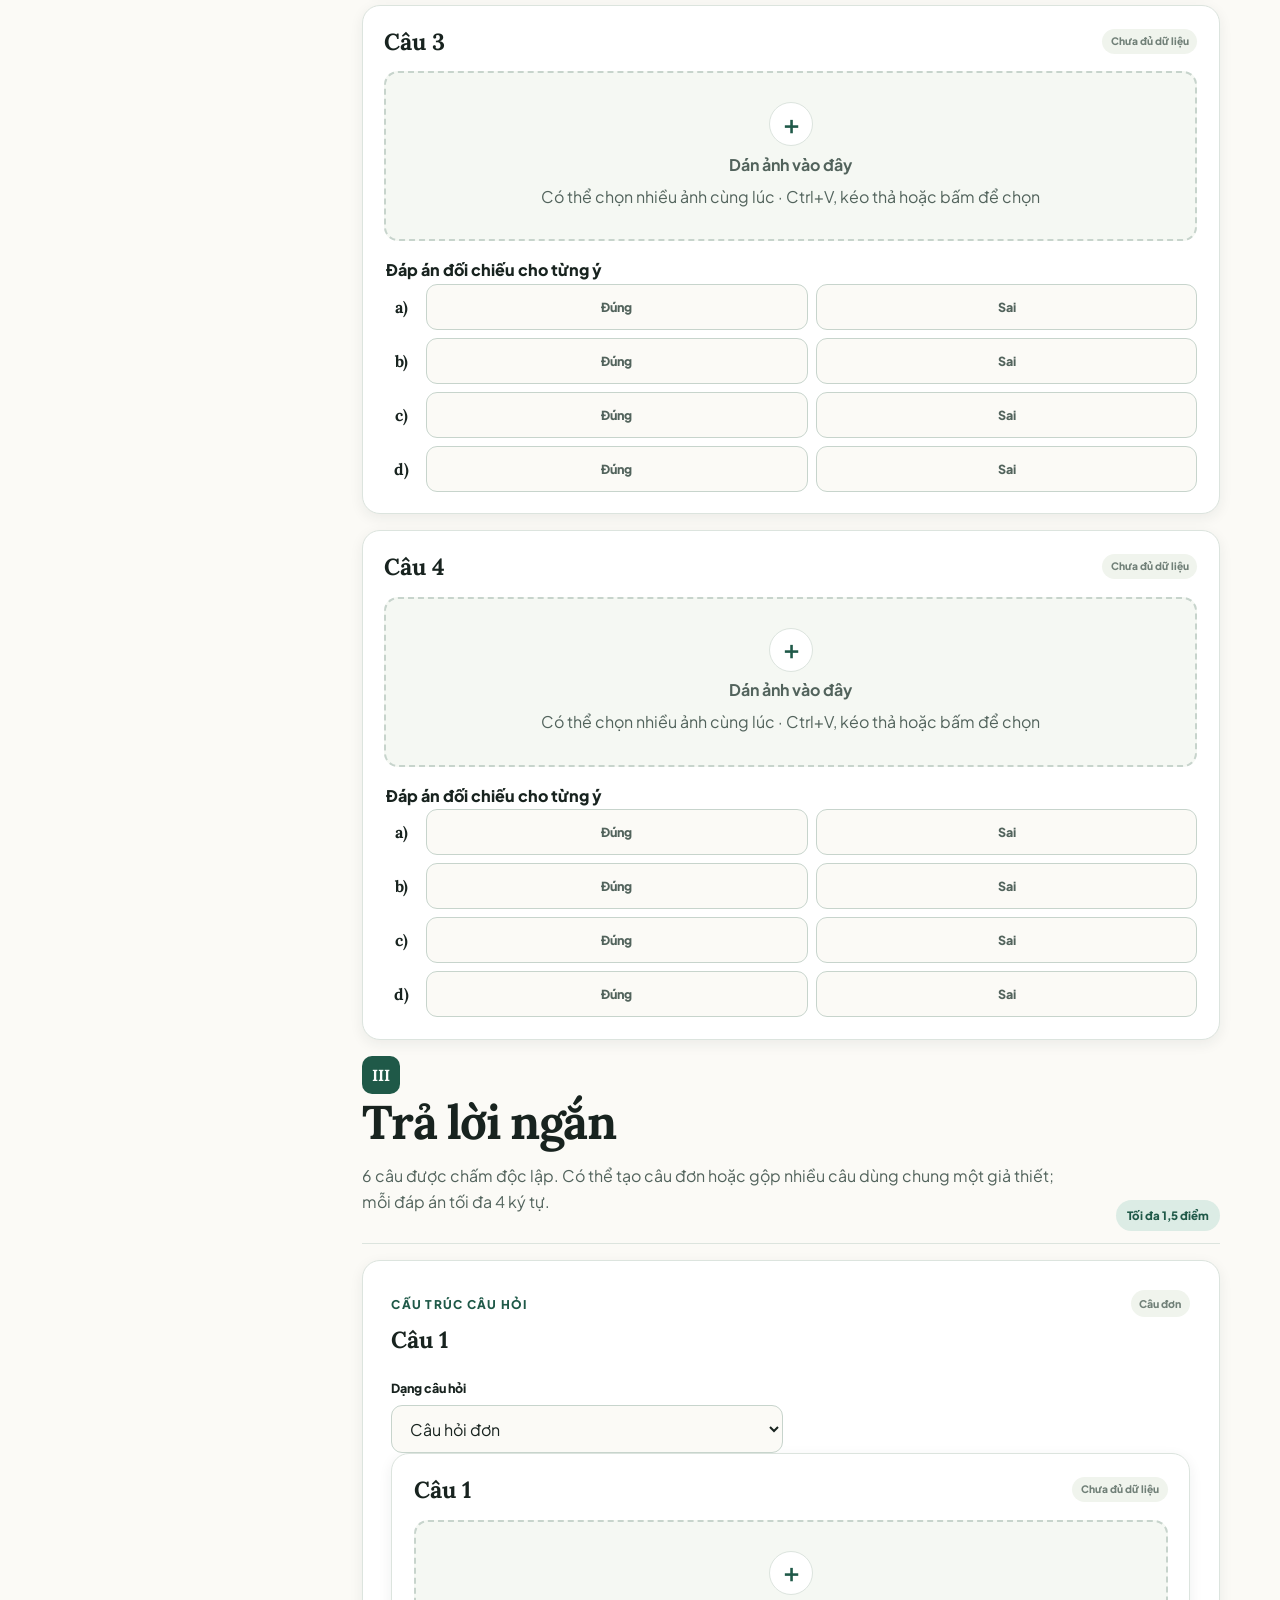
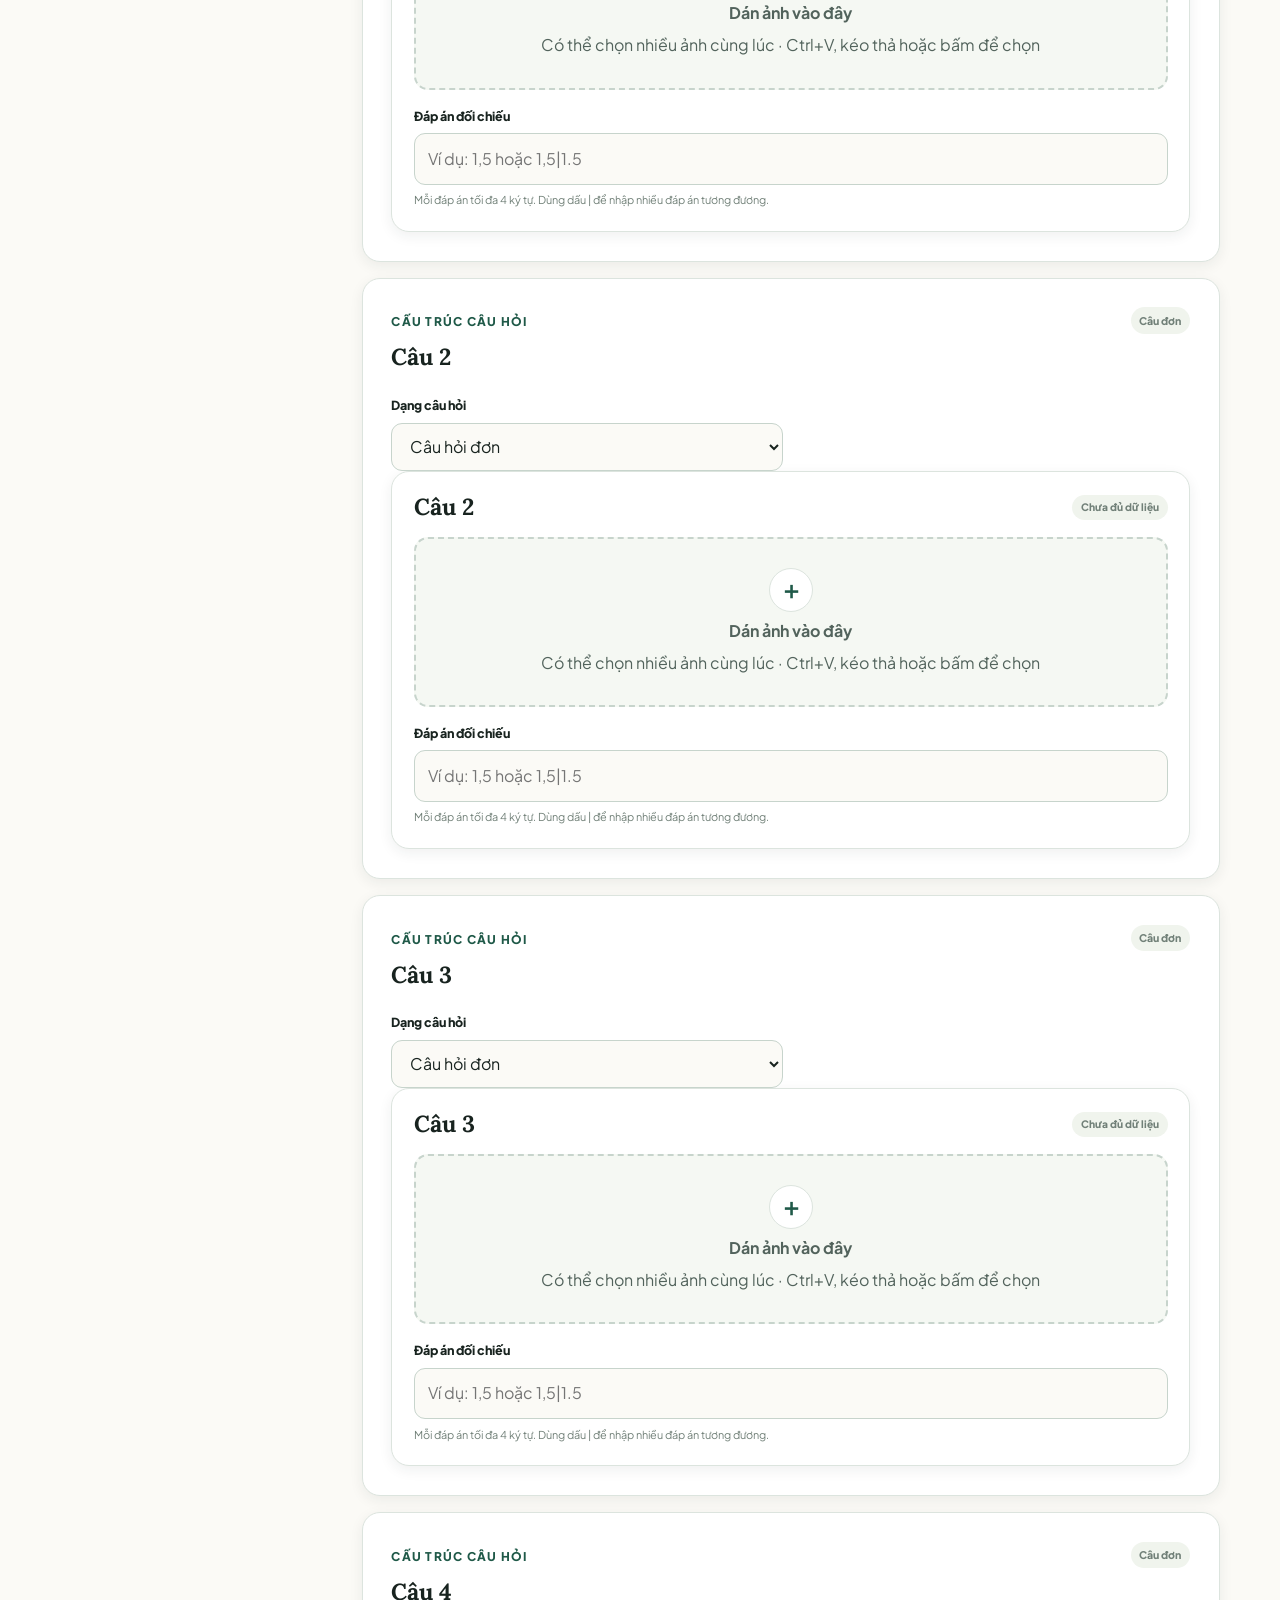
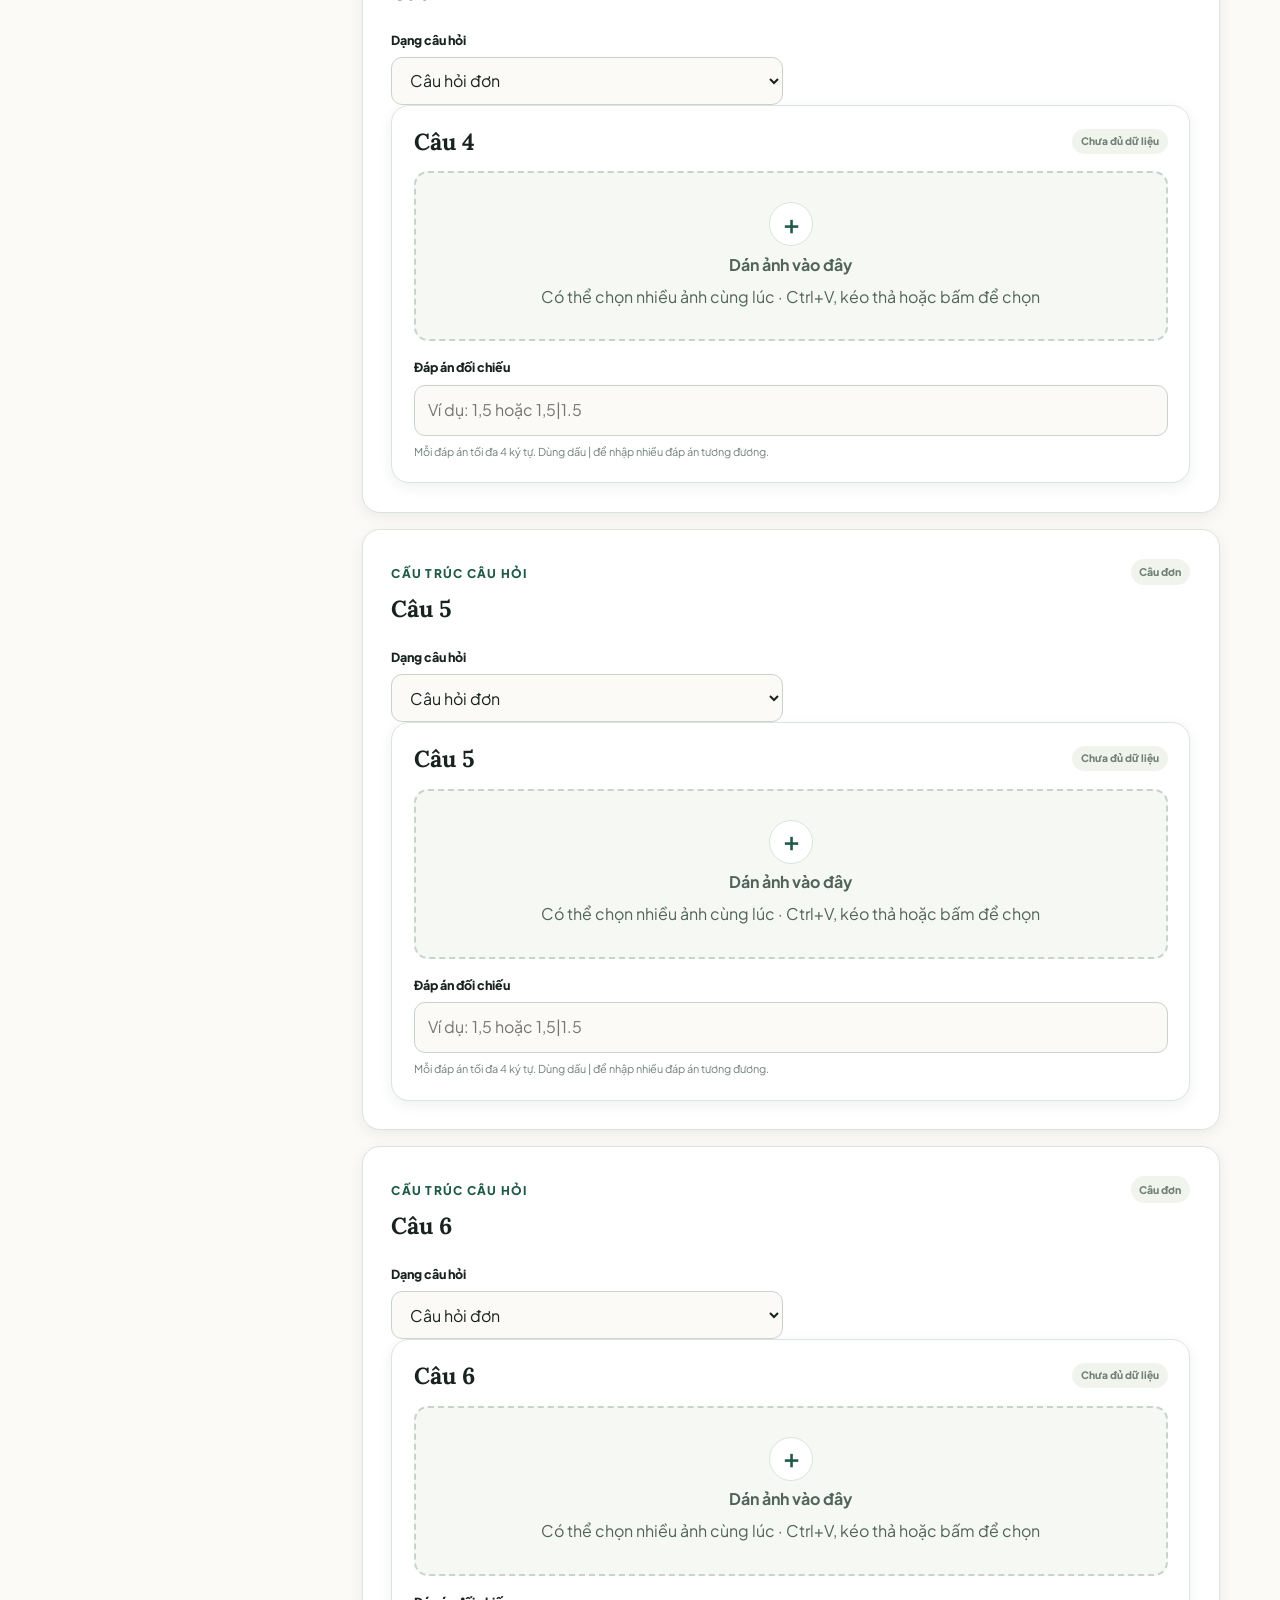
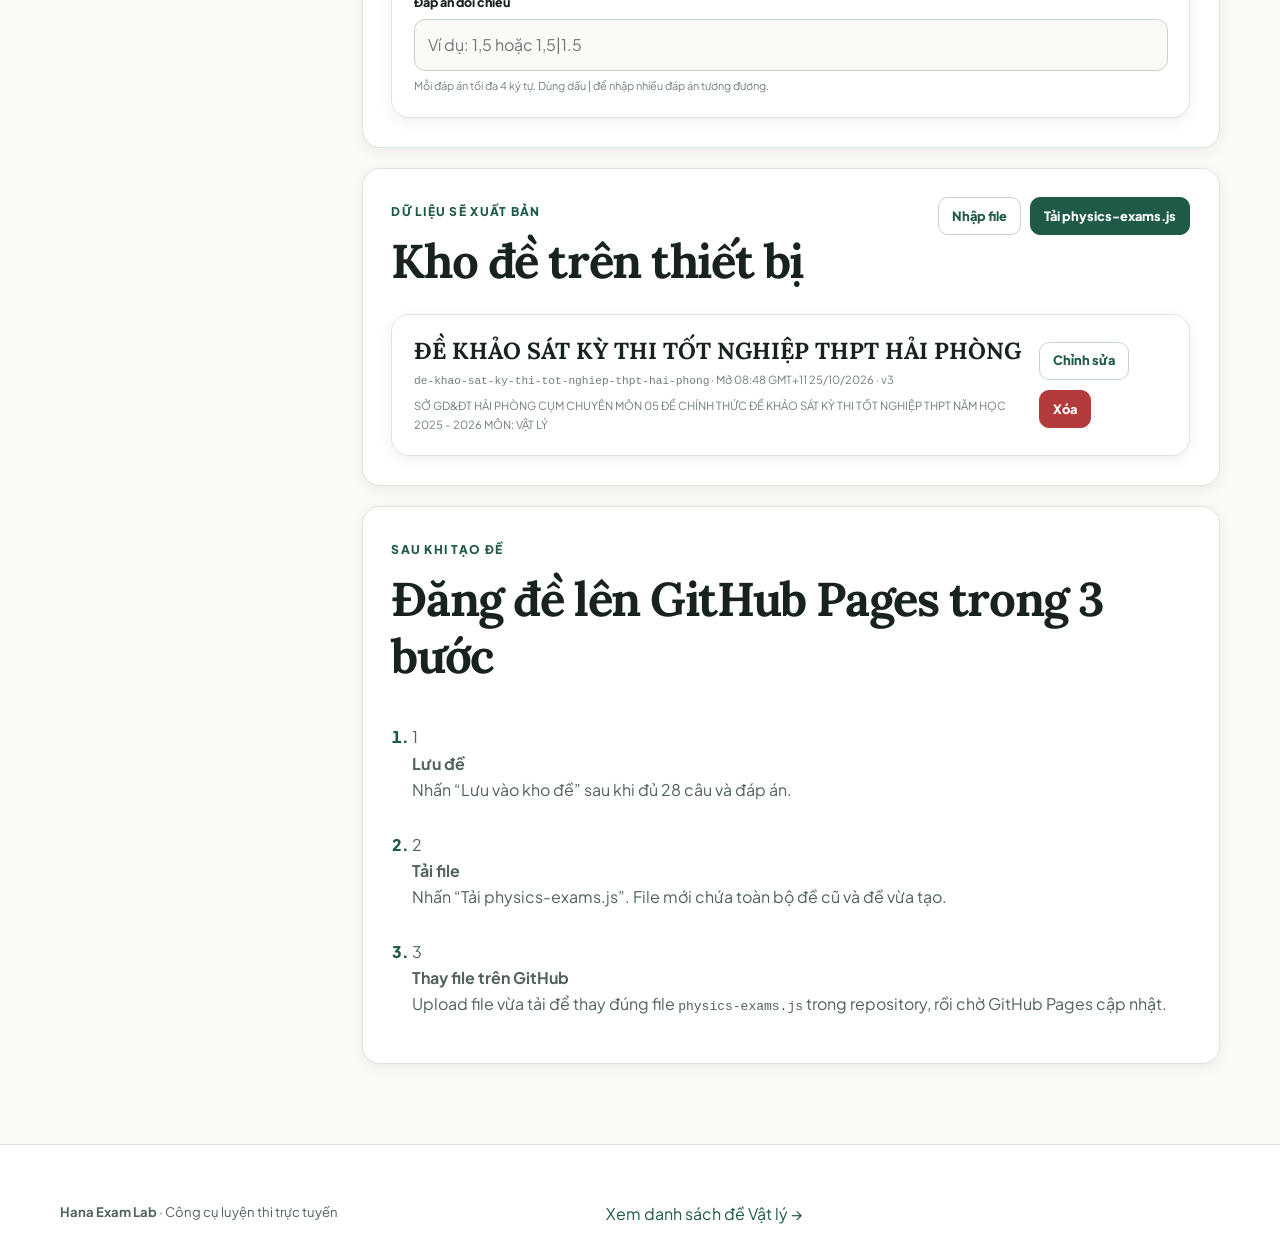
<file: create-physics.html>
<!DOCTYPE html>
<html lang="vi" data-theme="classic">
<head>
  <meta charset="UTF-8" />
  <meta name="viewport" content="width=device-width, initial-scale=1.0" />
  <title>Tạo đề Lý | Hana Exam Lab</title>
  <meta name="description" content="Công cụ tạo nhanh đề Vật lý theo cấu trúc thi tốt nghiệp THPT trên GitHub Pages." />
  <link rel="preconnect" href="https://fonts.googleapis.com" />
  <link rel="preconnect" href="https://fonts.gstatic.com" crossorigin />
  <link href="https://fonts.googleapis.com/css2?family=Lora:wght@500;700&amp;family=Plus+Jakarta+Sans:wght@400;500;600;700&amp;display=swap" rel="stylesheet" />
  <link rel="stylesheet" href="styles.css" />
</head>
<body data-page="builder" data-subject="physics">
  <a class="skip-link" href="#main-content">Bỏ qua điều hướng</a>

  <header class="site-header">
    <div class="container nav-wrapper">
      <a class="brand-logo" href="index.html" aria-label="Hana Exam Lab - Trang chủ">
        <img class="brand-logo-img" src="profile.jpg" alt="" width="44" height="44" />
        <span>Hana Exam Lab</span>
      </a>

      <button class="nav-toggle" type="button" data-nav-toggle aria-expanded="false" aria-controls="primary-nav">
        <span aria-hidden="true">☰</span><span class="sr-only">Mở trình đơn</span>
      </button>

      <nav class="primary-nav" id="primary-nav" data-nav-menu aria-label="Điều hướng chính">
        <a href="index.html">Trang chủ</a>
        <a href="math.html">Đề Toán</a>
        <a href="physics.html">Đề Vật lý</a>
        <a href="tests.html">Bài kiểm tra</a>
        <a class="active nav-creator-link" href="create.html" aria-current="page">Tạo đề</a>
      </nav>
      <div class="theme-switcher" aria-label="Chọn giao diện">
        <button class="theme-btn active" type="button" data-theme-choice="classic" style="--swatch:#1e3a2f" aria-label="Giao diện xanh lá"></button>
        <button class="theme-btn" type="button" data-theme-choice="ocean" style="--swatch:#1b365d" aria-label="Giao diện xanh biển"></button>
        <button class="theme-btn" type="button" data-theme-choice="sand" style="--swatch:#7c3f2c" aria-label="Giao diện đất nung"></button>
        <button class="theme-btn" type="button" data-theme-choice="dark" style="--swatch:#121815" aria-label="Giao diện tối"></button>
      </div>
    </div>
  </header>

  <main id="main-content">
    <section class="page-hero builder-hero">
      <div class="container narrow-container">
        <span class="eyebrow">Công cụ dành cho người ra đề</span>
        <h1>Tạo đề Lý nhanh</h1>
        <p>Dán, kéo thả hoặc chọn nhiều ảnh cho từng câu, chọn đáp án đối chiếu rồi xuất file dữ liệu sẵn sàng đưa lên GitHub Pages.</p>
      </div>
    </section>

    <div class="container builder-layout">
      <aside class="builder-sidebar" aria-label="Tiến độ và thao tác">
        <div class="panel sticky-panel">
          <div class="panel-heading compact-heading">
            <div>
              <span class="eyebrow">Tiến độ</span>
              <h2 id="builder-progress-text">0/28 câu hoàn tất</h2>
            </div>
            <span class="progress-percent" id="builder-progress-percent">0%</span>
          </div>
          <div class="progress-track" aria-hidden="true">
            <span id="builder-progress-bar" style="width:0%"></span>
          </div>
          <ul class="progress-breakdown" aria-label="Tiến độ từng phần">
            <li><span>Phần I</span><strong id="progress-mcq">0/18</strong></li>
            <li><span>Phần II</span><strong id="progress-tf">0/4</strong></li>
            <li><span>Phần III</span><strong id="progress-short">0/6</strong></li>
          </ul>
          <div class="builder-action-stack">
            <button class="btn btn-primary" type="button" id="save-exam-btn">Lưu vào kho đề</button>
            <button class="btn btn-secondary" type="button" id="export-catalog-btn">Tải physics-exams.js</button>
            <button class="btn btn-ghost" type="button" id="reset-draft-btn">Tạo đề mới</button>
          </div>
          <p class="autosave-note" id="autosave-status" aria-live="polite">Bản nháp sẽ tự động lưu trên thiết bị này.</p>
        </div>
      </aside>

      <div class="builder-main">
        <section class="notice-card warning-notice" aria-labelledby="static-limit-title">
          <div class="notice-icon" aria-hidden="true">🔒</div>
          <div>
            <h2 id="static-limit-title">Lưu ý về GitHub Pages</h2>
            <p>Thời điểm mở đề chỉ khóa nội dung trên giao diện. Vì GitHub Pages là website tĩnh, người am hiểu kỹ thuật vẫn có thể xem file nguồn trước giờ mở. Công cụ này không gửi hoặc lưu kết quả về cho giáo viên.</p>
          </div>
        </section>

        <form id="exam-builder-form" novalidate>
          <section class="panel metadata-panel" aria-labelledby="metadata-title">
            <div class="panel-heading">
              <div>
                <span class="eyebrow">Thông tin chung</span>
                <h2 id="metadata-title">Thiết lập đề thi</h2>
              </div>
              <span class="draft-badge">Tự lưu nháp</span>
            </div>

            <div class="form-grid two-columns">
              <div class="form-field full-width">
                <label for="exam-title">Tiêu đề đề thi <span aria-hidden="true">*</span></label>
                <input id="exam-title" name="title" type="text" maxlength="140" autocomplete="off" placeholder="Ví dụ: Đề ôn tập Vật lý học kỳ I – Lớp 12" required />
              </div>
              <div class="form-field">
                <label for="exam-id">Mã đề / đường dẫn <span aria-hidden="true">*</span></label>
                <input id="exam-id" name="id" type="text" maxlength="80" pattern="[a-z0-9-]+" autocomplete="off" placeholder="de-on-tap-hoc-ky-1" required />
                <small>Chỉ dùng chữ thường không dấu, số và dấu gạch ngang.</small>
              </div>
              <div class="form-field">
                <label for="standard-duration">Thời lượng gợi ý (phút)</label>
                <input id="standard-duration" name="standardDuration" type="number" min="5" max="240" step="1" value="50" />
              </div>
              <div class="form-field">
                <label for="publish-local">Thời điểm công khai <span aria-hidden="true">*</span></label>
                <input id="publish-local" name="publishLocal" type="datetime-local" required />
              </div>
              <div class="form-field">
                <label for="exam-timezone">Múi giờ</label>
                <select id="exam-timezone" name="timeZone">
                  <option value="Asia/Ho_Chi_Minh">Việt Nam (Asia/Ho_Chi_Minh)</option>
                  <option value="Australia/Sydney">Sydney (Australia/Sydney)</option>
                  <option value="UTC">UTC</option>
                </select>
              </div>
              <div class="form-field full-width">
                <label for="exam-description">Mô tả ngắn</label>
                <textarea id="exam-description" name="description" rows="3" maxlength="360" placeholder="Nội dung ôn tập, đối tượng học sinh hoặc ghi chú ngắn..."></textarea>
              </div>
            </div>
          </section>

          <section class="panel metadata-panel physics-reference-panel" aria-labelledby="physics-reference-title">
            <div class="panel-heading">
              <div>
                <span class="eyebrow">Thông tin dùng chung</span>
                <h2 id="physics-reference-title">Quy ước và các hằng số</h2>
              </div>
              <span class="draft-badge">Không bắt buộc</span>
            </div>
            <p>Dán ảnh chứa quy ước, bảng hằng số hoặc dữ kiện dùng chung. Ảnh sẽ xuất hiện cho người làm bài ngay trước Phần I.</p>
            <div id="physics-reference-builder" class="image-editor"></div>
          </section>

          <section class="builder-section" aria-labelledby="mcq-title">
            <div class="section-heading-row">
              <div>
                <span class="section-number">I</span>
                <div>
                  <h2 id="mcq-title">Phần trắc nghiệm</h2>
                  <p>18 câu, mỗi câu chọn một đáp án A, B, C hoặc D. Mỗi câu có thể dùng nhiều ảnh.</p>
                </div>
              </div>
              <span class="section-score">Tối đa 4,5 điểm</span>
            </div>
            <div id="mcq-builder" class="builder-question-list"></div>
          </section>

          <section class="builder-section" aria-labelledby="tf-title">
            <div class="section-heading-row">
              <div>
                <span class="section-number">II</span>
                <div>
                  <h2 id="tf-title">Trả lời Đúng / Sai</h2>
                  <p>4 câu, mỗi câu gồm bốn ý a, b, c, d. Mỗi câu có thể dùng nhiều ảnh.</p>
                </div>
              </div>
              <span class="section-score">Tối đa 4 điểm</span>
            </div>
            <div id="tf-builder" class="builder-question-list"></div>
          </section>

          <section class="builder-section" aria-labelledby="short-title">
            <div class="section-heading-row">
              <div>
                <span class="section-number">III</span>
                <div>
                  <h2 id="short-title">Trả lời ngắn</h2>
                  <p>6 câu được chấm độc lập. Có thể tạo câu đơn hoặc gộp nhiều câu dùng chung một giả thiết; mỗi đáp án tối đa 4 ký tự.</p>
                </div>
              </div>
              <span class="section-score">Tối đa 1,5 điểm</span>
            </div>
            <div id="short-builder" class="builder-question-list"></div>
          </section>
        </form>

        <section class="panel catalog-panel" aria-labelledby="catalog-title">
          <div class="panel-heading catalog-heading">
            <div>
              <span class="eyebrow">Dữ liệu sẽ xuất bản</span>
              <h2 id="catalog-title">Kho đề trên thiết bị</h2>
            </div>
            <div class="inline-actions">
              <button class="btn btn-small btn-secondary" type="button" id="import-catalog-btn">Nhập file</button>
              <input class="visually-hidden" id="import-catalog-file" type="file" accept=".js,.json,application/json,text/javascript" />
              <button class="btn btn-small btn-primary" type="button" id="export-catalog-btn-bottom">Tải physics-exams.js</button>
            </div>
          </div>
          <div id="catalog-list" class="catalog-list"></div>
        </section>

        <section class="panel publish-guide" aria-labelledby="publish-guide-title">
          <span class="eyebrow">Sau khi tạo đề</span>
          <h2 id="publish-guide-title">Đăng đề lên GitHub Pages trong 3 bước</h2>
          <ol class="step-list">
            <li><span>1</span><div><strong>Lưu đề</strong><p>Nhấn “Lưu vào kho đề” sau khi đủ 28 câu và đáp án.</p></div></li>
            <li><span>2</span><div><strong>Tải file</strong><p>Nhấn “Tải physics-exams.js”. File mới chứa toàn bộ đề cũ và đề vừa tạo.</p></div></li>
            <li><span>3</span><div><strong>Thay file trên GitHub</strong><p>Upload file vừa tải để thay đúng file <code>physics-exams.js</code> trong repository, rồi chờ GitHub Pages cập nhật.</p></div></li>
          </ol>
        </section>
      </div>
    </div>
  </main>

  <footer class="site-footer">
    <div class="container footer-inner">
      <p><strong>Hana Exam Lab</strong> · Công cụ luyện thi trực tuyến</p>
      <a href="physics.html">Xem danh sách đề Vật lý →</a>
    </div>
  </footer>

  <div class="toast" id="builder-toast" role="status" aria-live="polite" hidden></div>

  <script src="physics-exams.js"></script>
  <script src="app.js"></script>
  <script src="builder.js"></script>
</body>
</html>
</file>
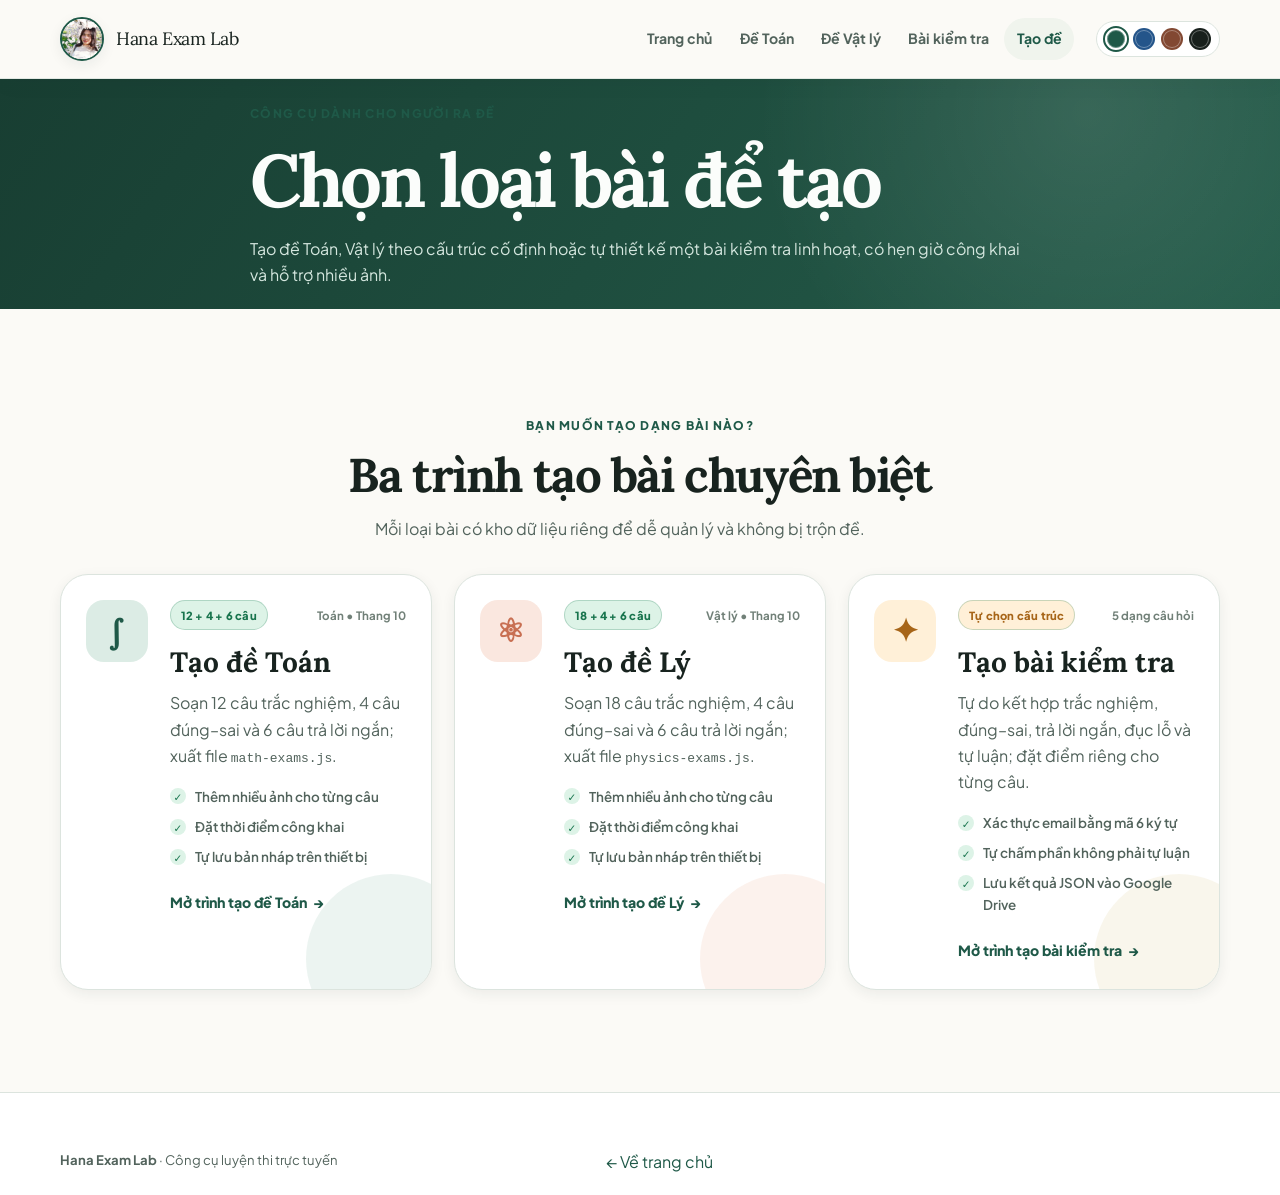
<file: create.html>
<!DOCTYPE html>
<html lang="vi" data-theme="classic">
<head>
  <meta charset="UTF-8" />
  <meta name="viewport" content="width=device-width, initial-scale=1.0" />
  <title>Tạo đề | Hana Exam Lab</title>
  <meta name="description" content="Chọn tạo đề Toán, Vật lý hoặc bài kiểm tra linh hoạt trên Hana Exam Lab." />
  <link rel="preconnect" href="https://fonts.googleapis.com" />
  <link rel="preconnect" href="https://fonts.gstatic.com" crossorigin />
  <link href="https://fonts.googleapis.com/css2?family=Lora:wght@500;700&family=Plus+Jakarta+Sans:wght@400;500;600;700;800&display=swap" rel="stylesheet" />
  <link rel="stylesheet" href="styles.css" />
</head>
<body data-page="create">
  <a class="skip-link" href="#main-content">Bỏ qua điều hướng</a>

  <header class="site-header">
    <div class="container nav-wrapper">
      <a class="brand-logo" href="index.html" aria-label="Hana Exam Lab - Trang chủ">
        <img class="brand-logo-img" src="profile.jpg" alt="" width="44" height="44" />
        <span>Hana Exam Lab</span>
      </a>
      <button class="nav-toggle" type="button" data-nav-toggle aria-expanded="false" aria-controls="primary-nav">☰ <span>Menu</span></button>
      <nav id="primary-nav" class="primary-nav" data-nav-menu aria-label="Điều hướng chính">
        <a href="index.html">Trang chủ</a>
        <a href="math.html">Đề Toán</a>
        <a href="physics.html">Đề Vật lý</a>
        <a href="tests.html">Bài kiểm tra</a>
        <a class="active nav-creator-link" href="create.html" aria-current="page">Tạo đề</a>
      </nav>
      <div class="theme-switcher" aria-label="Chọn giao diện">
        <button type="button" class="theme-dot" data-theme-value="classic" aria-label="Giao diện xanh lá"></button>
        <button type="button" class="theme-dot" data-theme-value="ocean" aria-label="Giao diện xanh dương"></button>
        <button type="button" class="theme-dot" data-theme-value="sand" aria-label="Giao diện nâu"></button>
        <button type="button" class="theme-dot" data-theme-value="dark" aria-label="Giao diện tối"></button>
      </div>
    </div>
  </header>

  <main id="main-content">
    <section class="page-hero compact-hero">
      <div class="container hero-narrow">
        <span class="eyebrow">Công cụ dành cho người ra đề</span>
        <h1>Chọn loại bài để tạo</h1>
        <p>Tạo đề Toán, Vật lý theo cấu trúc cố định hoặc tự thiết kế một bài kiểm tra linh hoạt, có hẹn giờ công khai và hỗ trợ nhiều ảnh.</p>
      </div>
    </section>

    <section class="section subject-section" aria-labelledby="creator-subject-title">
      <div class="container">
        <div class="section-heading centered-heading">
          <span class="eyebrow">Bạn muốn tạo dạng bài nào?</span>
          <h2 id="creator-subject-title">Ba trình tạo bài chuyên biệt</h2>
          <p>Mỗi loại bài có kho dữ liệu riêng để dễ quản lý và không bị trộn đề.</p>
        </div>

        <div class="subject-grid subject-grid-three">
          <article class="subject-card subject-card-math">
            <div class="subject-icon" aria-hidden="true">∫</div>
            <div class="subject-card-body">
              <div class="card-topline"><span class="badge badge-success">12 + 4 + 6 câu</span><span>Toán • Thang 10</span></div>
              <h3>Tạo đề Toán</h3>
              <p>Soạn 12 câu trắc nghiệm, 4 câu đúng–sai và 6 câu trả lời ngắn; xuất file <code>math-exams.js</code>.</p>
              <ul class="check-list">
                <li>Thêm nhiều ảnh cho từng câu</li>
                <li>Đặt thời điểm công khai</li>
                <li>Tự lưu bản nháp trên thiết bị</li>
              </ul>
              <a class="card-link" href="create-math.html">Mở trình tạo đề Toán <span aria-hidden="true">→</span></a>
            </div>
          </article>

          <article class="subject-card subject-card-physics">
            <div class="subject-icon" aria-hidden="true">⚛</div>
            <div class="subject-card-body">
              <div class="card-topline"><span class="badge badge-success">18 + 4 + 6 câu</span><span>Vật lý • Thang 10</span></div>
              <h3>Tạo đề Lý</h3>
              <p>Soạn 18 câu trắc nghiệm, 4 câu đúng–sai và 6 câu trả lời ngắn; xuất file <code>physics-exams.js</code>.</p>
              <ul class="check-list">
                <li>Thêm nhiều ảnh cho từng câu</li>
                <li>Đặt thời điểm công khai</li>
                <li>Tự lưu bản nháp trên thiết bị</li>
              </ul>
              <a class="card-link" href="create-physics.html">Mở trình tạo đề Lý <span aria-hidden="true">→</span></a>
            </div>
          </article>

          <article class="subject-card subject-card-flexible">
            <div class="subject-icon" aria-hidden="true">✦</div>
            <div class="subject-card-body">
              <div class="card-topline"><span class="badge badge-success">Tự chọn cấu trúc</span><span>5 dạng câu hỏi</span></div>
              <h3>Tạo bài kiểm tra</h3>
              <p>Tự do kết hợp trắc nghiệm, đúng–sai, trả lời ngắn, đục lỗ và tự luận; đặt điểm riêng cho từng câu.</p>
              <ul class="check-list">
                <li>Xác thực email bằng mã 6 ký tự</li>
                <li>Tự chấm phần không phải tự luận</li>
                <li>Lưu kết quả JSON vào Google Drive</li>
              </ul>
              <a class="card-link" href="create-flexible.html">Mở trình tạo bài kiểm tra <span aria-hidden="true">→</span></a>
            </div>
          </article>
        </div>
      </div>
    </section>
  </main>

  <footer class="site-footer">
    <div class="container footer-inner">
      <p><strong>Hana Exam Lab</strong> · Công cụ luyện thi trực tuyến</p>
      <a href="index.html">← Về trang chủ</a>
    </div>
  </footer>

  <script src="app.js" defer></script>
</body>
</html>
</file>
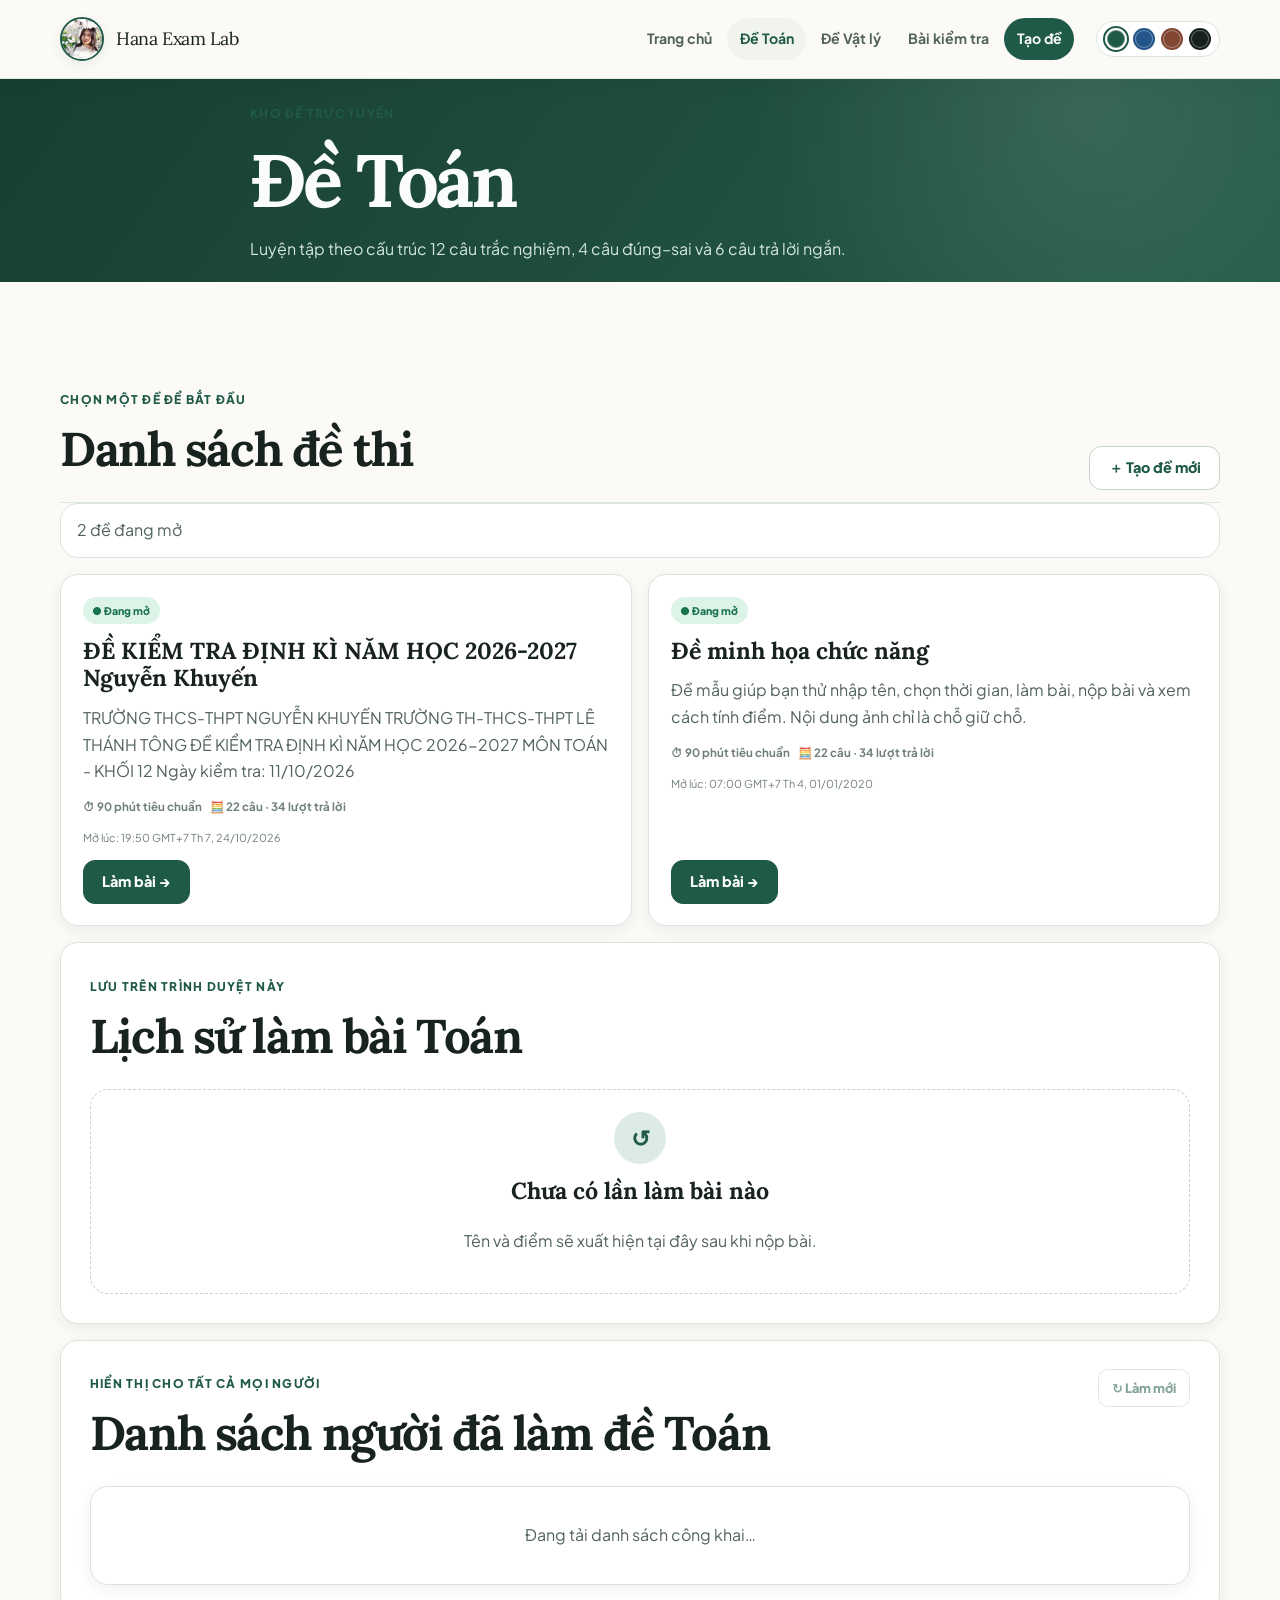
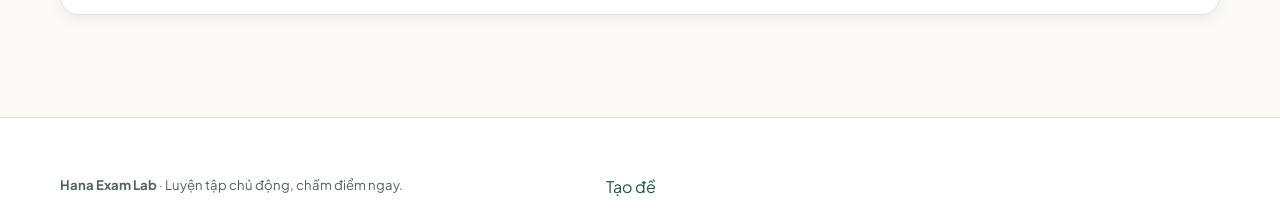
<file: math.html>
<!DOCTYPE html>
<html lang="vi" data-theme="classic">
<head>
  <meta charset="UTF-8" />
  <meta name="viewport" content="width=device-width, initial-scale=1.0" />
  <meta name="description" content="Kho đề Toán trực tuyến theo cấu trúc thi tốt nghiệp THPT Việt Nam." />
  <title>Đề Toán | Hana Exam Lab</title>
  <link rel="preconnect" href="https://fonts.googleapis.com" />
  <link rel="preconnect" href="https://fonts.gstatic.com" crossorigin />
  <link href="https://fonts.googleapis.com/css2?family=Lora:wght@500;700&family=Plus+Jakarta+Sans:wght@400;500;600;700;800&display=swap" rel="stylesheet" />
  <link rel="stylesheet" href="styles.css" />
</head>
<body data-page="math" data-subject="math">
  <a class="skip-link" href="#main-content">Bỏ qua điều hướng</a>

  <header class="site-header">
    <div class="container nav-wrapper">
      <a class="brand-logo" href="index.html" aria-label="Hana Exam Lab - Trang chủ">
        <img class="brand-logo-img" src="profile.jpg" alt="" width="44" height="44" />
        <span>Hana Exam Lab</span>
      </a>
      <button class="nav-toggle" type="button" data-nav-toggle aria-expanded="false" aria-controls="primary-nav">☰ <span>Menu</span></button>
      <nav id="primary-nav" class="primary-nav" data-nav-menu aria-label="Điều hướng chính">
        <a href="index.html">Trang chủ</a>
        <a class="active" aria-current="page" href="math.html">Đề Toán</a>
        <a href="physics.html">Đề Vật lý</a>
        <a href="tests.html">Bài kiểm tra</a>
        <a class="nav-creator-link" href="create.html">Tạo đề</a>
      </nav>
      <div class="theme-switcher" aria-label="Chọn giao diện">
        <button type="button" class="theme-dot" data-theme-value="classic" aria-label="Giao diện xanh lá"></button>
        <button type="button" class="theme-dot" data-theme-value="ocean" aria-label="Giao diện xanh dương"></button>
        <button type="button" class="theme-dot" data-theme-value="sand" aria-label="Giao diện nâu"></button>
        <button type="button" class="theme-dot" data-theme-value="dark" aria-label="Giao diện tối"></button>
      </div>
    </div>
  </header>

  <main id="main-content">
    <section class="page-hero compact-hero">
      <div class="container hero-narrow">
        <span class="eyebrow">Kho đề trực tuyến</span>
        <h1>Đề Toán</h1>
        <p>Luyện tập theo cấu trúc 12 câu trắc nghiệm, 4 câu đúng–sai và 6 câu trả lời ngắn.</p>
      </div>
    </section>

    <section class="section">
      <div class="container">
        <div class="section-heading-row">
          <div>
            <span class="eyebrow">Chọn một đề để bắt đầu</span>
            <h2>Danh sách đề thi</h2>
          </div>
          <a class="btn btn-secondary" href="create-math.html">＋ Tạo đề mới</a>
        </div>
        <div id="catalog-status" class="catalog-status" aria-live="polite"></div>
        <div id="exam-catalog" class="exam-catalog" aria-busy="true">
          <div class="loading-card">Đang tải danh sách đề…</div>
        </div>
      </div>
    </section>
  </main>

  <footer class="site-footer">
    <div class="container footer-inner">
      <p><strong>Hana Exam Lab</strong> · Luyện tập chủ động, chấm điểm ngay.</p>
      <a href="create.html">Tạo đề</a>
    </div>
  </footer>

  <script src="math-exams.js" defer></script>
  <script src="app.js" defer></script>
  <script src="backend-config.js" defer></script>
  <script src="classic-results.js" defer></script>
  <script src="exam.js" defer></script>
</body>
</html>
</file>
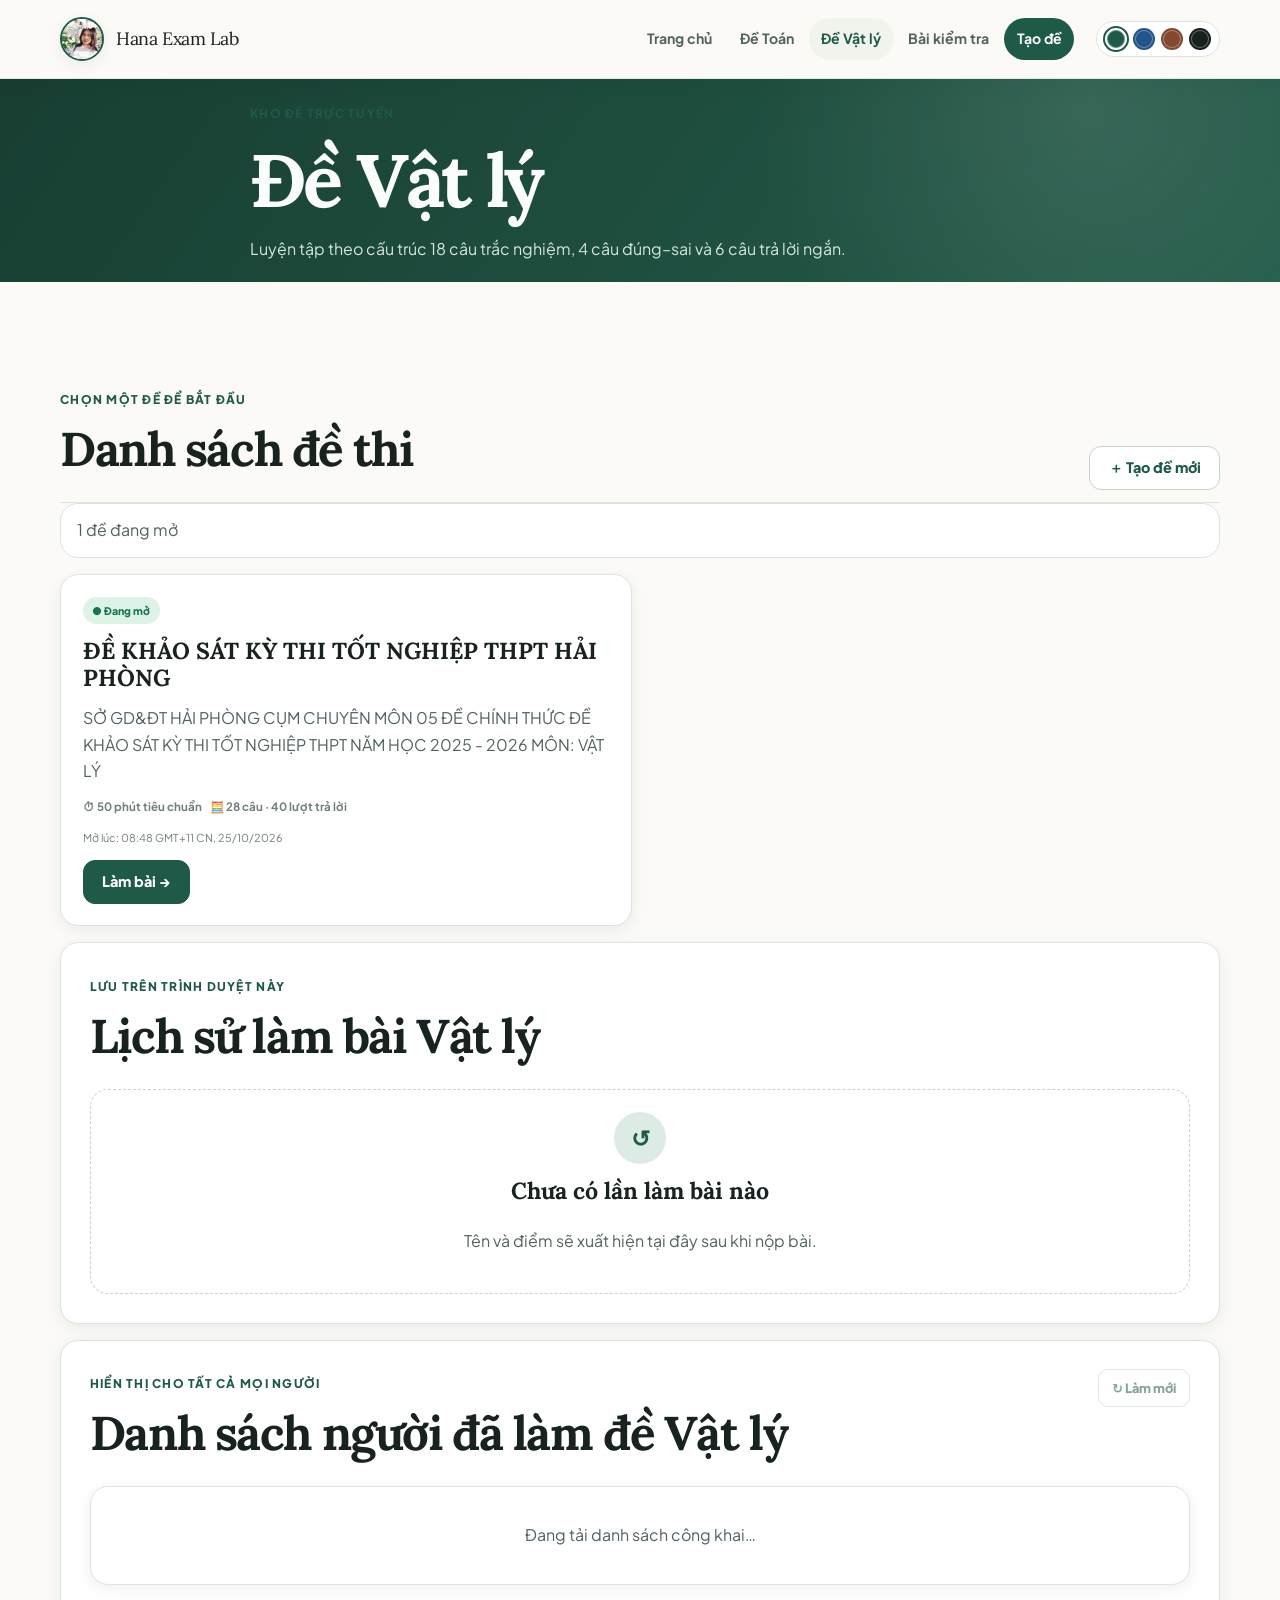
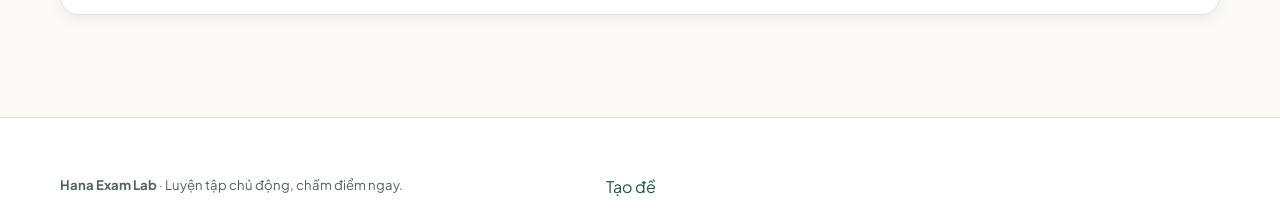
<file: physics.html>
<!DOCTYPE html>
<html lang="vi" data-theme="classic">
<head>
  <meta charset="UTF-8" />
  <meta name="viewport" content="width=device-width, initial-scale=1.0" />
  <meta name="description" content="Kho đề Vật lý trực tuyến theo cấu trúc thi tốt nghiệp THPT Việt Nam." />
  <title>Đề Vật lý | Hana Exam Lab</title>
  <link rel="preconnect" href="https://fonts.googleapis.com" />
  <link rel="preconnect" href="https://fonts.gstatic.com" crossorigin />
  <link href="https://fonts.googleapis.com/css2?family=Lora:wght@500;700&family=Plus+Jakarta+Sans:wght@400;500;600;700;800&display=swap" rel="stylesheet" />
  <link rel="stylesheet" href="styles.css" />
</head>
<body data-page="physics" data-subject="physics">
  <a class="skip-link" href="#main-content">Bỏ qua điều hướng</a>

  <header class="site-header">
    <div class="container nav-wrapper">
      <a class="brand-logo" href="index.html" aria-label="Hana Exam Lab - Trang chủ">
        <img class="brand-logo-img" src="profile.jpg" alt="" width="44" height="44" />
        <span>Hana Exam Lab</span>
      </a>
      <button class="nav-toggle" type="button" data-nav-toggle aria-expanded="false" aria-controls="primary-nav">☰ <span>Menu</span></button>
      <nav id="primary-nav" class="primary-nav" data-nav-menu aria-label="Điều hướng chính">
        <a href="index.html">Trang chủ</a>
        <a href="math.html">Đề Toán</a>
        <a class="active" aria-current="page" href="physics.html">Đề Vật lý</a>
        <a href="tests.html">Bài kiểm tra</a>
        <a class="nav-creator-link" href="create.html">Tạo đề</a>
      </nav>
      <div class="theme-switcher" aria-label="Chọn giao diện">
        <button type="button" class="theme-dot" data-theme-value="classic" aria-label="Giao diện xanh lá"></button>
        <button type="button" class="theme-dot" data-theme-value="ocean" aria-label="Giao diện xanh dương"></button>
        <button type="button" class="theme-dot" data-theme-value="sand" aria-label="Giao diện nâu"></button>
        <button type="button" class="theme-dot" data-theme-value="dark" aria-label="Giao diện tối"></button>
      </div>
    </div>
  </header>

  <main id="main-content">
    <section class="page-hero compact-hero">
      <div class="container hero-narrow">
        <span class="eyebrow">Kho đề trực tuyến</span>
        <h1>Đề Vật lý</h1>
        <p>Luyện tập theo cấu trúc 18 câu trắc nghiệm, 4 câu đúng–sai và 6 câu trả lời ngắn.</p>
      </div>
    </section>

    <section class="section">
      <div class="container">
        <div class="section-heading-row">
          <div>
            <span class="eyebrow">Chọn một đề để bắt đầu</span>
            <h2>Danh sách đề thi</h2>
          </div>
          <a class="btn btn-secondary" href="create-physics.html">＋ Tạo đề mới</a>
        </div>
        <div id="catalog-status" class="catalog-status" aria-live="polite"></div>
        <div id="exam-catalog" class="exam-catalog" aria-busy="true">
          <div class="loading-card">Đang tải danh sách đề…</div>
        </div>
      </div>
    </section>
  </main>

  <footer class="site-footer">
    <div class="container footer-inner">
      <p><strong>Hana Exam Lab</strong> · Luyện tập chủ động, chấm điểm ngay.</p>
      <a href="create.html">Tạo đề</a>
    </div>
  </footer>

  <script src="physics-exams.js" defer></script>
  <script src="app.js" defer></script>
  <script src="backend-config.js" defer></script>
  <script src="classic-results.js" defer></script>
  <script src="exam.js" defer></script>
</body>
</html>
</file>
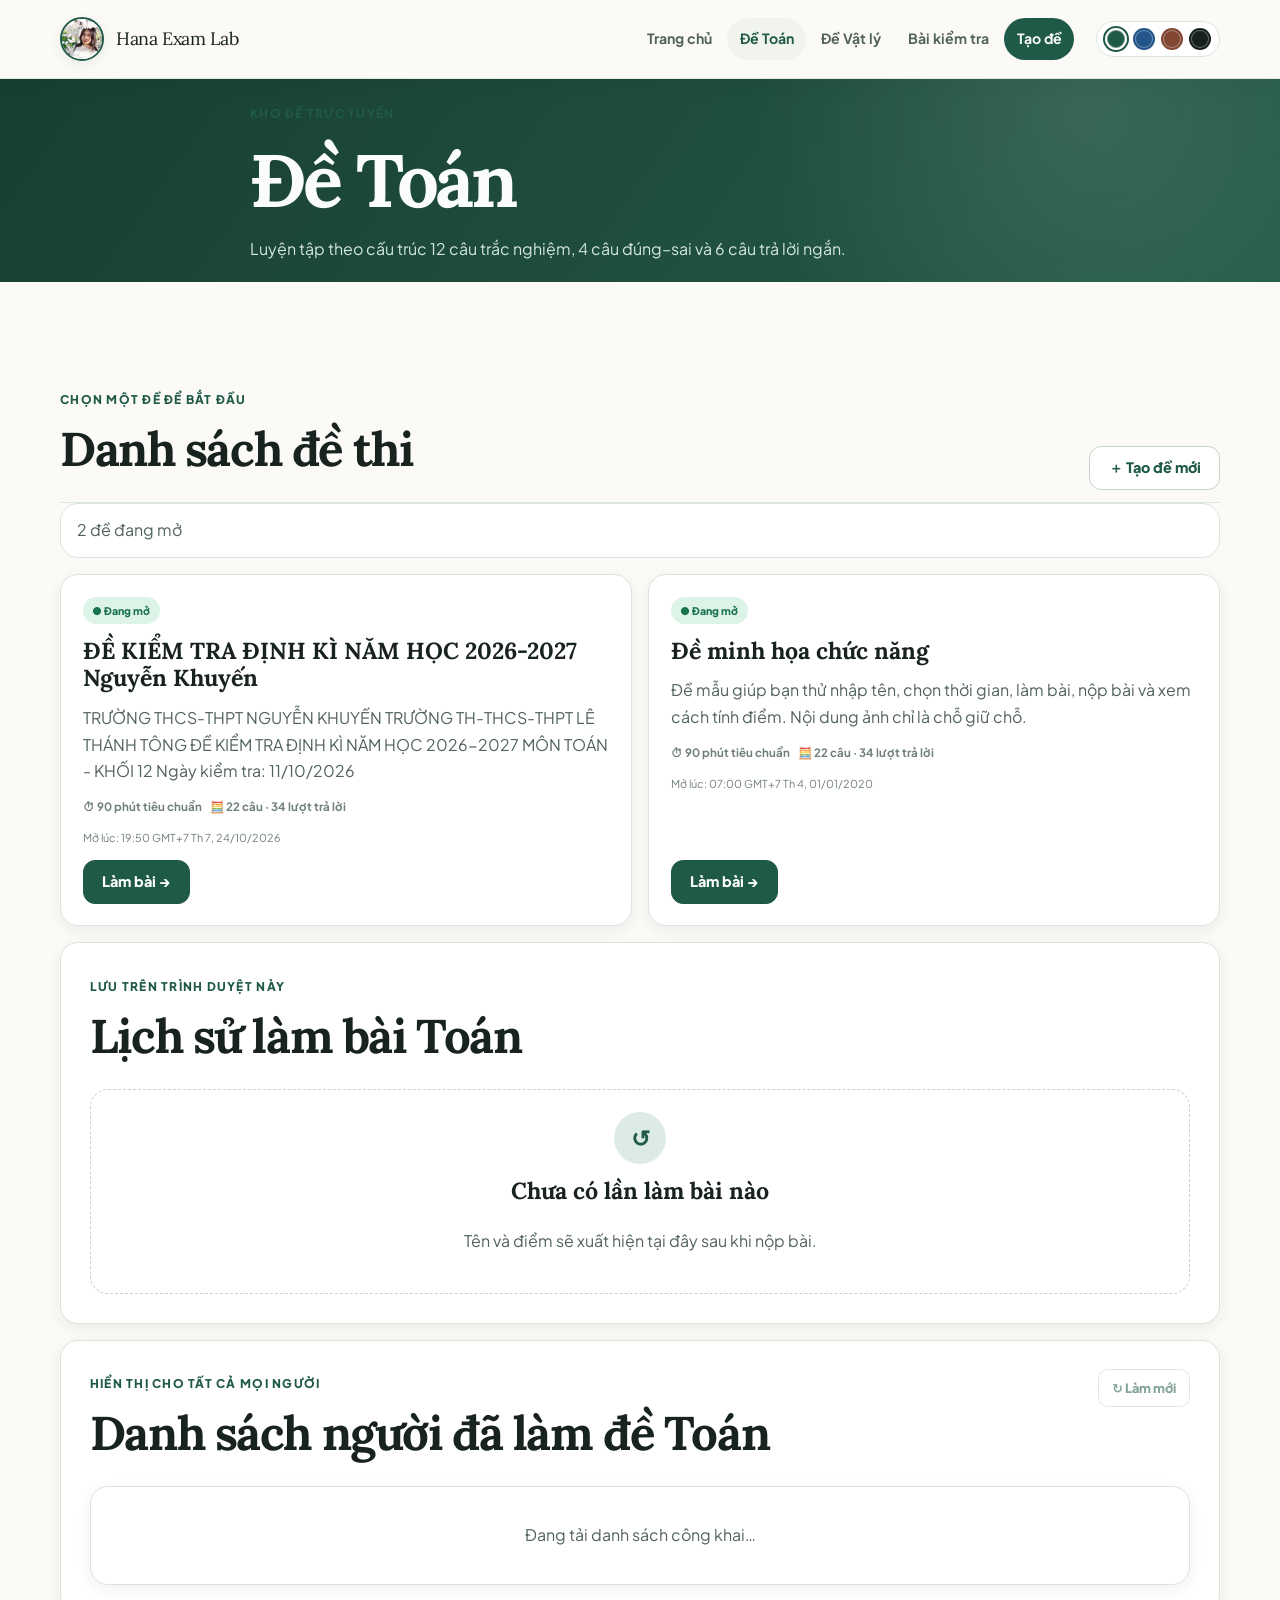
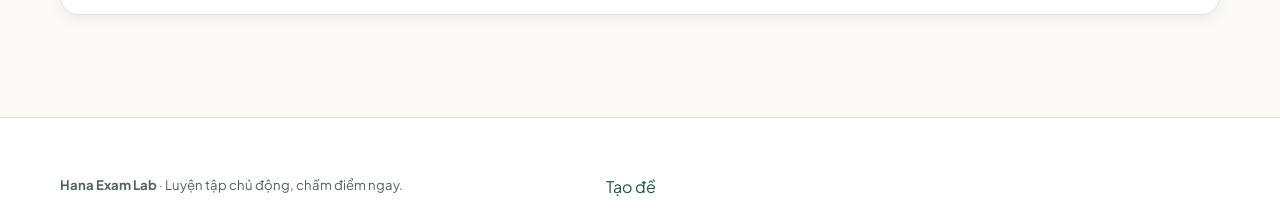
<file: projects.html>
<!doctype html>
<html lang="vi" data-theme="classic">
<head>
  <meta charset="utf-8">
  <meta name="viewport" content="width=device-width, initial-scale=1">
  <meta http-equiv="refresh" content="0; url=math.html">
  <title>Đang chuyển đến Đề Toán | Hana Exam Lab</title>
  <meta name="robots" content="noindex">
  <link rel="preconnect" href="https://fonts.googleapis.com">
  <link rel="preconnect" href="https://fonts.gstatic.com" crossorigin>
  <link href="https://fonts.googleapis.com/css2?family=Lora:wght@500;700&amp;family=Plus+Jakarta+Sans:wght@400;500;600;700&amp;display=swap" rel="stylesheet">
  <link rel="stylesheet" href="styles.css">
  <link rel="canonical" href="math.html">
</head>
<body>
  <main class="redirect-page" id="main-content">
    <section class="empty-state" aria-labelledby="redirect-title">
      <span class="empty-state-icon" aria-hidden="true">∑</span>
      <p class="eyebrow">Đường dẫn đã được cập nhật</p>
      <h1 id="redirect-title">Đang chuyển đến trang Đề Toán…</h1>
      <p>Nếu trình duyệt không tự chuyển, hãy dùng nút bên dưới.</p>
      <a class="btn btn-primary" href="math.html">Mở trang Đề Toán</a>
    </section>
  </main>
  <script src="app.js"></script>
</body>
</html>
</file>
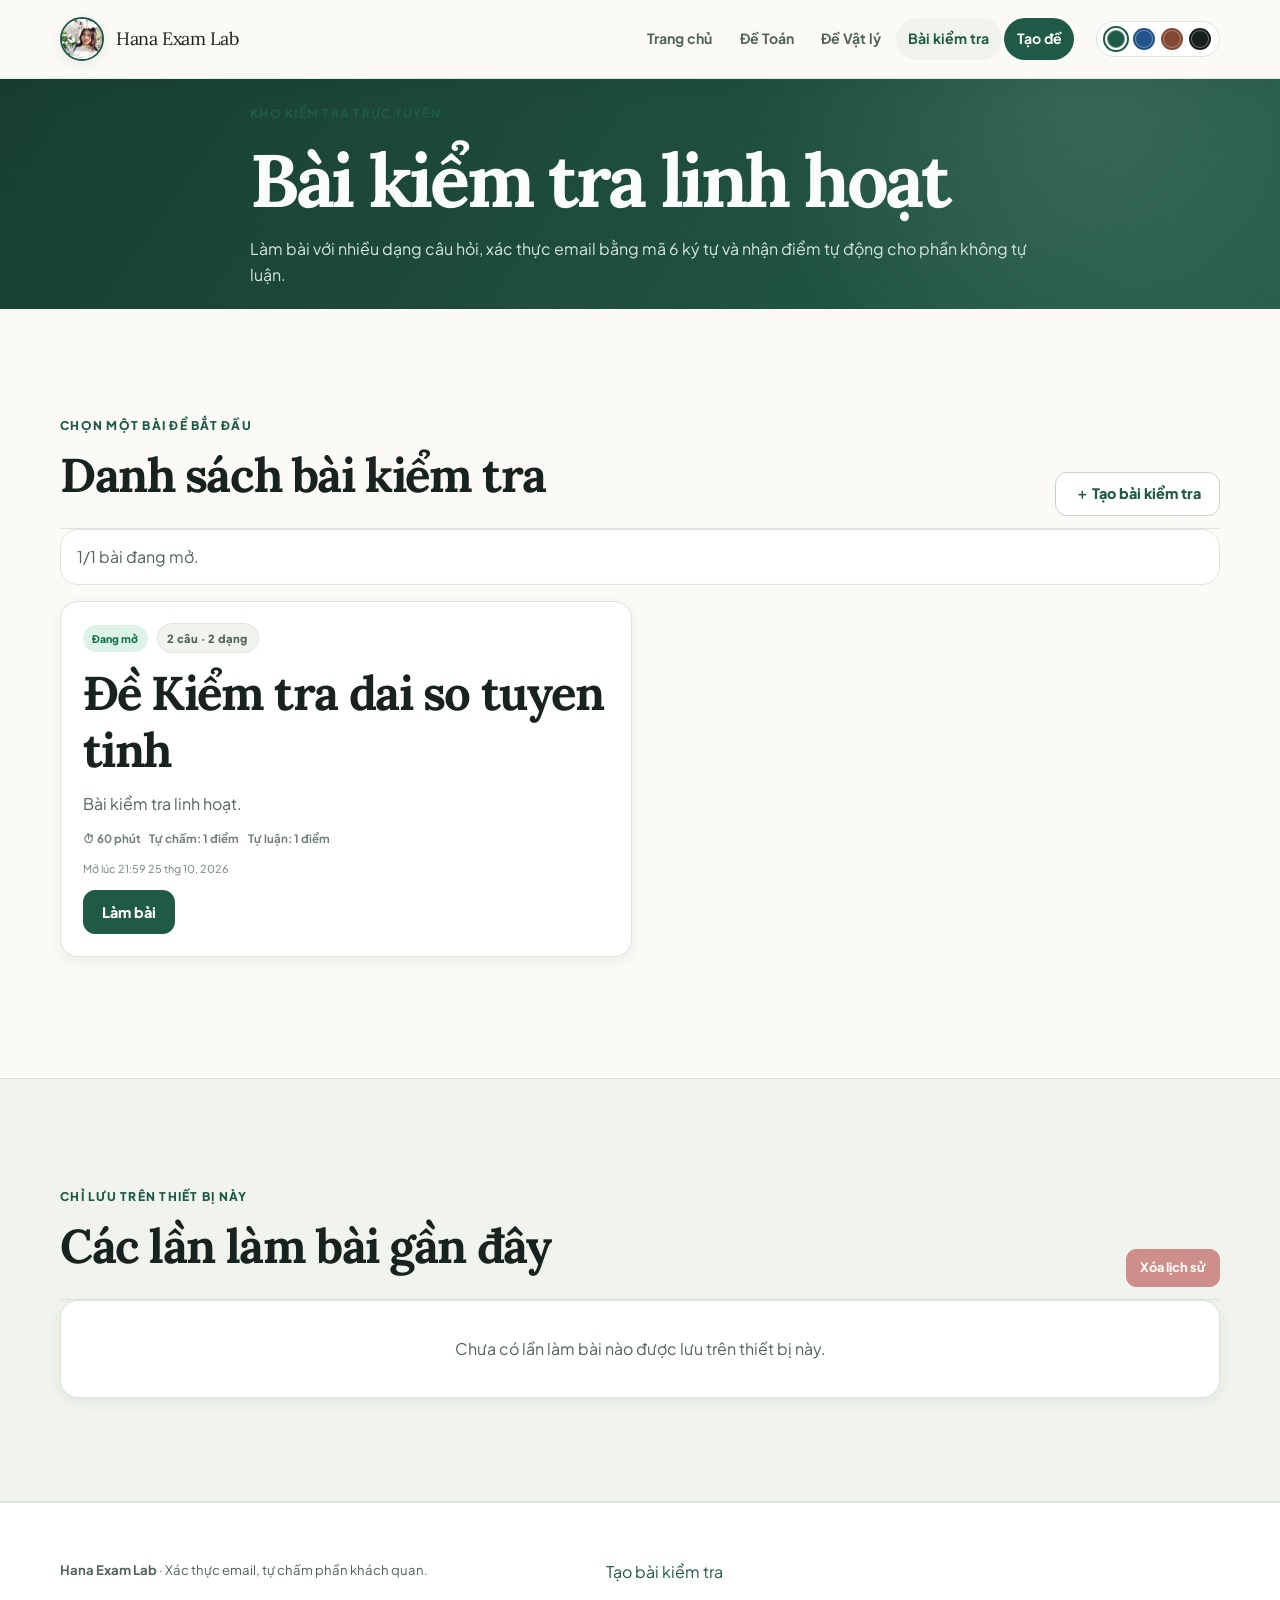
<file: tests.html>
<!DOCTYPE html>
<html lang="vi" data-theme="classic">
<head>
  <meta charset="UTF-8" />
  <meta name="viewport" content="width=device-width, initial-scale=1.0" />
  <meta name="description" content="Kho bài kiểm tra linh hoạt có xác thực email và chấm điểm tự động." />
  <title>Bài kiểm tra | Hana Exam Lab</title>
  <link rel="preconnect" href="https://fonts.googleapis.com" />
  <link rel="preconnect" href="https://fonts.gstatic.com" crossorigin />
  <link href="https://fonts.googleapis.com/css2?family=Lora:wght@500;700&amp;family=Plus+Jakarta+Sans:wght@400;500;600;700;800&amp;display=swap" rel="stylesheet" />
  <link rel="stylesheet" href="styles.css" />
</head>
<body data-page="flexible-catalog">
  <a class="skip-link" href="#main-content">Bỏ qua điều hướng</a>

  <header class="site-header">
    <div class="container nav-wrapper">
      <a class="brand-logo" href="index.html" aria-label="Hana Exam Lab - Trang chủ">
        <img class="brand-logo-img" src="profile.jpg" alt="" width="44" height="44" />
        <span>Hana Exam Lab</span>
      </a>
      <button class="nav-toggle" type="button" data-nav-toggle aria-expanded="false" aria-controls="primary-nav">☰ <span>Menu</span></button>
      <nav id="primary-nav" class="primary-nav" data-nav-menu aria-label="Điều hướng chính">
        <a href="index.html">Trang chủ</a>
        <a href="math.html">Đề Toán</a>
        <a href="physics.html">Đề Vật lý</a>
        <a class="active" aria-current="page" href="tests.html">Bài kiểm tra</a>
        <a class="nav-creator-link" href="create.html">Tạo đề</a>
      </nav>
      <div class="theme-switcher" aria-label="Chọn giao diện">
        <button type="button" class="theme-dot" data-theme-value="classic" aria-label="Giao diện xanh lá"></button>
        <button type="button" class="theme-dot" data-theme-value="ocean" aria-label="Giao diện xanh dương"></button>
        <button type="button" class="theme-dot" data-theme-value="sand" aria-label="Giao diện nâu"></button>
        <button type="button" class="theme-dot" data-theme-value="dark" aria-label="Giao diện tối"></button>
      </div>
    </div>
  </header>

  <main id="main-content">
    <section class="page-hero compact-hero">
      <div class="container hero-narrow">
        <span class="eyebrow">Kho kiểm tra trực tuyến</span>
        <h1>Bài kiểm tra linh hoạt</h1>
        <p>Làm bài với nhiều dạng câu hỏi, xác thực email bằng mã 6 ký tự và nhận điểm tự động cho phần không tự luận.</p>
      </div>
    </section>

    <section class="section">
      <div class="container">
        <div class="section-heading-row">
          <div>
            <span class="eyebrow">Chọn một bài để bắt đầu</span>
            <h2>Danh sách bài kiểm tra</h2>
          </div>
          <a class="btn btn-secondary" href="create-flexible.html">＋ Tạo bài kiểm tra</a>
        </div>
        <div id="flexible-catalog-status" class="catalog-status" aria-live="polite"></div>
        <div id="flexible-exam-catalog" class="exam-catalog flex-catalog" aria-busy="true">
          <div class="loading-card">Đang tải danh sách bài kiểm tra…</div>
        </div>
      </div>
    </section>

    <section class="section soft-section flex-history" id="flexible-history-section" aria-labelledby="flexible-history-title">
      <div class="container">
        <div class="section-heading-row">
          <div>
            <span class="eyebrow">Chỉ lưu trên thiết bị này</span>
            <h2 id="flexible-history-title">Các lần làm bài gần đây</h2>
          </div>
          <button class="btn btn-small btn-danger" type="button" id="clear-flexible-history">Xóa lịch sử</button>
        </div>
        <div id="flexible-history-list" class="catalog-list flex-history-list"></div>
      </div>
    </section>
  </main>

  <footer class="site-footer">
    <div class="container footer-inner">
      <p><strong>Hana Exam Lab</strong> · Xác thực email, tự chấm phần khách quan.</p>
      <a href="create-flexible.html">Tạo bài kiểm tra</a>
    </div>
  </footer>

  <script src="flexible-exams.js" defer></script>
  <script src="backend-config.js" defer></script>
  <script src="flexible-core.js" defer></script>
  <script src="app.js" defer></script>
  <script src="flexible-exam.js" defer></script>
</body>
</html>
</file>
<file: styles.css>
/* Hana Exam Lab — shared visual system for GitHub Pages */
:root,
[data-theme="classic"] {
  color-scheme: light;
  --bg: #fbfaf6;
  --surface: #ffffff;
  --surface-soft: #f0f4ed;
  --surface-strong: #e5eee7;
  --ink: #18231f;
  --ink-soft: #52635c;
  --ink-faint: #718078;
  --primary: #1f5948;
  --primary-strong: #153f33;
  --primary-soft: #dcece5;
  --accent: #c86f52;
  --accent-soft: #fae7df;
  --border: #dce4de;
  --border-strong: #c7d4cc;
  --success: #18744d;
  --success-soft: #ddf3e7;
  --warning: #a76518;
  --warning-soft: #fff0d8;
  --danger: #b43b3b;
  --danger-soft: #fde8e8;
  --hero: #183e32;
  --hero-2: #245c4a;
  --hero-ink: #fbfdfb;
  --hero-muted: #d4e6de;
  --shadow-sm: 0 4px 14px rgba(25, 49, 41, .07);
  --shadow: 0 16px 42px rgba(25, 49, 41, .10);
  --shadow-lg: 0 26px 70px rgba(15, 39, 31, .18);
  --radius-sm: 10px;
  --radius: 18px;
  --radius-lg: 28px;
  --container: 1160px;
}

[data-theme="ocean"] {
  color-scheme: light;
  --bg: #f7f9fc;
  --surface: #ffffff;
  --surface-soft: #edf3f9;
  --surface-strong: #dfeaf5;
  --ink: #142437;
  --ink-soft: #53677c;
  --ink-faint: #728399;
  --primary: #24558a;
  --primary-strong: #193e67;
  --primary-soft: #dce9f7;
  --accent: #2b827d;
  --accent-soft: #dff3f0;
  --border: #d8e2ed;
  --border-strong: #c2d2e1;
  --success: #18705e;
  --success-soft: #dcf2eb;
  --warning: #97620f;
  --warning-soft: #fff1d5;
  --danger: #ae3d4f;
  --danger-soft: #fbe6e9;
  --hero: #153554;
  --hero-2: #245681;
  --hero-ink: #fbfdff;
  --hero-muted: #d6e6f4;
}

[data-theme="sand"] {
  color-scheme: light;
  --bg: #fdf9f4;
  --surface: #ffffff;
  --surface-soft: #f7eee5;
  --surface-strong: #efe0d3;
  --ink: #2b211d;
  --ink-soft: #6e5b51;
  --ink-faint: #89766d;
  --primary: #824832;
  --primary-strong: #613523;
  --primary-soft: #f3e1d7;
  --accent: #356556;
  --accent-soft: #dfede8;
  --border: #e8ddd3;
  --border-strong: #d9c9bc;
  --success: #326b50;
  --success-soft: #e0f0e6;
  --warning: #a46515;
  --warning-soft: #fff0d7;
  --danger: #b23d38;
  --danger-soft: #fbe7e5;
  --hero: #683724;
  --hero-2: #8a4e36;
  --hero-ink: #fffdf9;
  --hero-muted: #f0ddd2;
}

[data-theme="dark"] {
  color-scheme: dark;
  --bg: #101713;
  --surface: #19231e;
  --surface-soft: #202e27;
  --surface-strong: #293a31;
  --ink: #eff5f1;
  --ink-soft: #b6c5bd;
  --ink-faint: #8fa298;
  --primary: #86c6a7;
  --primary-strong: #a2d7bd;
  --primary-soft: #254537;
  --accent: #e79b7d;
  --accent-soft: #4b3028;
  --border: #304039;
  --border-strong: #41544a;
  --success: #7fd2a9;
  --success-soft: #214638;
  --warning: #f2bd6a;
  --warning-soft: #483921;
  --danger: #f29191;
  --danger-soft: #4d2929;
  --hero: #17251e;
  --hero-2: #234233;
  --hero-ink: #f5faf7;
  --hero-muted: #c0d5ca;
  --shadow-sm: 0 4px 14px rgba(0, 0, 0, .18);
  --shadow: 0 16px 42px rgba(0, 0, 0, .28);
  --shadow-lg: 0 26px 70px rgba(0, 0, 0, .42);
}

*,
*::before,
*::after {
  box-sizing: border-box;
}

html {
  scroll-behavior: smooth;
  scroll-padding-top: 110px;
}

body {
  margin: 0;
  min-width: 300px;
  min-height: 100vh;
  font-family: "Plus Jakarta Sans", system-ui, -apple-system, BlinkMacSystemFont, "Segoe UI", sans-serif;
  color: var(--ink);
  background: var(--bg);
  line-height: 1.65;
  transition: color .2s ease, background-color .2s ease;
}

body.modal-open {
  overflow: hidden;
}

h1,
h2,
h3,
h4,
p,
ul,
ol,
figure {
  margin-top: 0;
}

h1,
h2,
h3,
h4,
.brand,
.brand-logo {
  font-family: "Lora", Georgia, serif;
  color: var(--ink);
  line-height: 1.2;
}

h1 {
  font-size: clamp(2.25rem, 5.8vw, 4.85rem);
  letter-spacing: -.045em;
}

h2 {
  font-size: clamp(1.75rem, 3.7vw, 3rem);
  letter-spacing: -.03em;
}

h3 {
  font-size: clamp(1.16rem, 2vw, 1.45rem);
}

p {
  color: var(--ink-soft);
}

a {
  color: var(--primary);
  text-decoration: none;
}

img {
  display: block;
  max-width: 100%;
  height: auto;
}

button,
input,
select,
textarea {
  font: inherit;
}

button,
label,
select {
  -webkit-tap-highlight-color: transparent;
}

button {
  color: inherit;
}

:focus-visible {
  outline: 3px solid color-mix(in srgb, var(--accent) 78%, white);
  outline-offset: 3px;
}

::selection {
  color: var(--hero-ink);
  background: var(--primary);
}

.container {
  width: min(var(--container), calc(100% - 2.5rem));
  margin-inline: auto;
}

.narrow-container,
.hero-narrow {
  max-width: 780px;
}

.sr-only,
.visually-hidden {
  position: absolute !important;
  width: 1px !important;
  height: 1px !important;
  padding: 0 !important;
  margin: -1px !important;
  overflow: hidden !important;
  clip: rect(0, 0, 0, 0) !important;
  white-space: nowrap !important;
  border: 0 !important;
}

.skip-link {
  position: fixed;
  top: .75rem;
  left: .75rem;
  z-index: 2000;
  padding: .72rem 1rem;
  color: white;
  background: #111;
  border-radius: 8px;
  transform: translateY(-180%);
  transition: transform .2s ease;
}

.skip-link:focus {
  transform: none;
}

/* Header */
.site-header {
  position: sticky;
  top: 0;
  z-index: 500;
  border-bottom: 1px solid color-mix(in srgb, var(--border) 82%, transparent);
  background: color-mix(in srgb, var(--bg) 92%, transparent);
  box-shadow: 0 5px 22px rgba(17, 36, 29, .035);
  backdrop-filter: blur(16px);
}

.nav-row,
.nav-wrapper {
  min-height: 78px;
  display: flex;
  align-items: center;
  gap: 1rem;
}

.brand,
.brand-logo {
  display: inline-flex;
  align-items: center;
  flex: 0 0 auto;
  gap: .75rem;
  color: var(--ink);
  text-decoration: none;
}

.brand-avatar,
.brand-logo-img {
  width: 44px;
  height: 44px;
  flex: 0 0 44px;
  object-fit: cover;
  object-position: center 25%;
  border: 2px solid var(--primary);
  border-radius: 50%;
  box-shadow: var(--shadow-sm);
}

.brand-copy {
  display: grid;
  gap: .05rem;
  line-height: 1.1;
}

.brand-copy strong,
.brand-logo {
  font-size: 1.12rem;
  letter-spacing: -.02em;
}

.brand-copy small {
  color: var(--ink-faint);
  font-family: "Plus Jakarta Sans", sans-serif;
  font-size: .64rem;
  font-weight: 700;
  letter-spacing: .08em;
  text-transform: uppercase;
}

.site-nav,
.primary-nav,
.nav-links {
  display: flex;
  align-items: center;
  gap: .15rem;
  margin: 0 0 0 auto;
  padding: 0;
  list-style: none;
}

.site-nav a,
.primary-nav a,
.nav-links a {
  display: inline-flex;
  min-height: 42px;
  align-items: center;
  justify-content: center;
  padding: .55rem .78rem;
  color: var(--ink-soft);
  border-radius: 999px;
  font-size: .88rem;
  font-weight: 700;
  transition: background .2s ease, color .2s ease, transform .2s ease;
}

.site-nav a:hover,
.primary-nav a:hover,
.nav-links a:hover,
.site-nav a.active,
.primary-nav a.active,
.nav-links a.active {
  color: var(--primary);
  background: var(--surface-soft);
}

.site-nav .nav-creator-link,
.primary-nav .nav-creator-link,
.nav-links .nav-creator-link {
  color: var(--hero-ink);
  background: var(--primary);
}

.site-nav .nav-creator-link:hover,
.primary-nav .nav-creator-link:hover,
.nav-links .nav-creator-link:hover {
  color: var(--hero-ink);
  background: var(--primary-strong);
  transform: translateY(-1px);
}

.theme-picker,
.theme-switcher {
  display: inline-flex;
  align-items: center;
  gap: .38rem;
  flex: 0 0 auto;
  margin-left: .35rem;
  padding: .36rem .5rem;
  background: var(--surface);
  border: 1px solid var(--border);
  border-radius: 999px;
}

.theme-label {
  margin-right: .1rem;
  color: var(--ink-faint);
  font-size: .68rem;
  font-weight: 800;
  text-transform: uppercase;
  letter-spacing: .06em;
}

.theme-dot,
.theme-btn {
  width: 22px;
  height: 22px;
  min-width: 22px;
  padding: 0;
  border: 2px solid transparent;
  border-radius: 50%;
  box-shadow: inset 0 0 0 1px rgba(255,255,255,.35);
  cursor: pointer;
}

.theme-dot[data-theme-choice="classic"],
.theme-dot[data-theme-value="classic"],
.theme-dot[data-theme="classic"],
.theme-btn[data-theme-choice="classic"],
.theme-btn[data-theme="classic"] { background: #1f5948; }
.theme-dot[data-theme-choice="ocean"],
.theme-dot[data-theme-value="ocean"],
.theme-dot[data-theme="ocean"],
.theme-btn[data-theme-choice="ocean"],
.theme-btn[data-theme="ocean"] { background: #24558a; }
.theme-dot[data-theme-choice="sand"],
.theme-dot[data-theme-value="sand"],
.theme-dot[data-theme="sand"],
.theme-btn[data-theme-choice="sand"],
.theme-btn[data-theme="sand"] { background: #824832; }
.theme-dot[data-theme-choice="dark"],
.theme-dot[data-theme-value="dark"],
.theme-dot[data-theme="dark"],
.theme-btn[data-theme-choice="dark"],
.theme-btn[data-theme="dark"] { background: #18201c; }

.theme-dot.is-active,
.theme-dot.active,
.theme-btn.is-active,
.theme-btn.active {
  border-color: var(--surface);
  outline: 2px solid var(--primary);
}

.nav-toggle,
.mobile-nav-toggle {
  display: none;
  width: 44px;
  height: 44px;
  margin-left: auto;
  padding: 0;
  place-items: center;
  color: var(--ink);
  background: var(--surface);
  border: 1px solid var(--border);
  border-radius: 12px;
  font-size: 1.28rem;
  cursor: pointer;
}

/* Buttons, badges and common elements */
.btn {
  display: inline-flex;
  min-height: 44px;
  align-items: center;
  justify-content: center;
  gap: .55rem;
  padding: .72rem 1.15rem;
  color: var(--ink);
  background: var(--surface);
  border: 1px solid var(--border-strong);
  border-radius: 12px;
  font-size: .9rem;
  font-weight: 800;
  line-height: 1.2;
  text-align: center;
  cursor: pointer;
  transition: transform .18s ease, box-shadow .18s ease, background .18s ease, border-color .18s ease;
}

.btn:hover:not(:disabled) {
  transform: translateY(-2px);
  box-shadow: var(--shadow-sm);
}

.btn:disabled,
.btn[aria-disabled="true"] {
  opacity: .55;
  cursor: not-allowed;
}

.btn-primary {
  color: var(--hero-ink);
  background: var(--primary);
  border-color: var(--primary);
}

.btn-primary:hover:not(:disabled) {
  background: var(--primary-strong);
  border-color: var(--primary-strong);
}

.btn-secondary {
  color: var(--primary);
  background: var(--surface);
  border-color: var(--border-strong);
}

.btn-secondary:hover:not(:disabled) {
  background: var(--primary-soft);
  border-color: var(--primary);
}

.btn-ghost {
  color: var(--ink-soft);
  background: transparent;
}

.btn-ghost-light {
  color: var(--hero-ink);
  background: rgba(255,255,255,.06);
  border-color: rgba(255,255,255,.32);
}

.btn-ghost-light:hover {
  background: rgba(255,255,255,.13);
  box-shadow: none;
}

.btn-light {
  color: var(--hero);
  background: white;
  border-color: white;
}

.btn-lg {
  min-height: 52px;
  padding: .88rem 1.35rem;
  border-radius: 14px;
}

.btn-small {
  min-height: 38px;
  padding: .55rem .82rem;
  font-size: .8rem;
  border-radius: 10px;
}

.badge {
  display: inline-flex;
  align-items: center;
  gap: .3rem;
  width: fit-content;
  padding: .3rem .62rem;
  color: var(--ink-soft);
  background: var(--surface-soft);
  border: 1px solid var(--border);
  border-radius: 999px;
  font-size: .7rem;
  font-weight: 800;
  letter-spacing: .02em;
}

.badge-success {
  color: var(--success);
  background: var(--success-soft);
  border-color: color-mix(in srgb, var(--success) 23%, transparent);
}

.badge-warning {
  color: var(--warning);
  background: var(--warning-soft);
  border-color: color-mix(in srgb, var(--warning) 25%, transparent);
}

.badge-danger {
  color: var(--danger);
  background: var(--danger-soft);
}

.badge-neutral {
  color: var(--ink-soft);
}

.eyebrow {
  display: inline-flex;
  align-items: center;
  gap: .4rem;
  margin-bottom: .7rem;
  color: var(--primary);
  font-size: .75rem;
  font-weight: 800;
  letter-spacing: .105em;
  text-transform: uppercase;
}

.eyebrow-light {
  color: var(--hero-muted);
}

.section {
  padding: clamp(4.2rem, 8vw, 7rem) 0;
}

.soft-section {
  background: var(--surface-soft);
  border-block: 1px solid var(--border);
}

.section-heading {
  margin-bottom: 2rem;
}

.section-heading h2,
.section-heading-row h2 {
  margin-bottom: .75rem;
}

.section-heading p {
  max-width: 680px;
  margin-bottom: 0;
}

.split-heading,
.section-heading-row {
  display: flex;
  align-items: end;
  justify-content: space-between;
  gap: 2rem;
}

.split-heading > p {
  max-width: 460px;
}

.centered-heading {
  max-width: 720px;
  margin-inline: auto;
  text-align: center;
}

/* Home hero */
.hero {
  position: relative;
  overflow: hidden;
  color: var(--hero-ink);
  background:
    radial-gradient(circle at 80% 15%, rgba(255,255,255,.1), transparent 28%),
    radial-gradient(circle at 14% 88%, color-mix(in srgb, var(--accent) 20%, transparent), transparent 34%),
    linear-gradient(135deg, var(--hero), var(--hero-2));
}

.hero::before {
  position: absolute;
  inset: 0;
  content: "";
  pointer-events: none;
  opacity: .13;
  background-image: linear-gradient(rgba(255,255,255,.17) 1px, transparent 1px), linear-gradient(90deg, rgba(255,255,255,.17) 1px, transparent 1px);
  background-size: 42px 42px;
  mask-image: linear-gradient(to right, black, transparent 68%);
}

.hero-home {
  padding: clamp(4.2rem, 8vw, 7.5rem) 0;
}

.hero-grid {
  position: relative;
  display: grid;
  grid-template-columns: minmax(0, 1.05fr) minmax(400px, .95fr);
  align-items: center;
  gap: clamp(2.5rem, 6vw, 6rem);
}

.hero-copy h1 {
  max-width: 760px;
  margin-bottom: 1.3rem;
  color: var(--hero-ink);
}

.hero-copy h1 em {
  color: color-mix(in srgb, var(--accent) 72%, white);
  font-weight: 500;
}

.hero-lead {
  max-width: 690px;
  margin-bottom: 1.7rem;
  color: var(--hero-muted);
  font-size: clamp(1rem, 1.8vw, 1.15rem);
}

.hero-actions {
  display: flex;
  flex-wrap: wrap;
  gap: .8rem;
}

.hero-meta {
  display: flex;
  flex-wrap: wrap;
  gap: 1.5rem;
  margin-top: 2rem;
  color: var(--hero-muted);
  font-size: .75rem;
  font-weight: 700;
  text-transform: uppercase;
  letter-spacing: .05em;
}

.hero-meta span {
  display: inline-flex;
  align-items: baseline;
  gap: .35rem;
}

.hero-meta strong {
  color: var(--hero-ink);
  font-family: "Lora", Georgia, serif;
  font-size: 1.35rem;
}

.hero-demo {
  position: relative;
  padding: 1.7rem .8rem 1.3rem 1.3rem;
}

.demo-sheet {
  position: relative;
  z-index: 2;
  padding: 1.5rem;
  color: #1c2a24;
  background: #fff;
  border: 1px solid rgba(255,255,255,.4);
  border-radius: 22px;
  box-shadow: 0 32px 75px rgba(2, 18, 12, .33);
  transform: rotate(1.3deg);
}

.demo-sheet::before {
  position: absolute;
  inset: 10px -12px -12px 12px;
  z-index: -1;
  content: "";
  background: rgba(255,255,255,.22);
  border: 1px solid rgba(255,255,255,.25);
  border-radius: 22px;
}

.demo-sheet-top,
.demo-progress-label,
.demo-footer {
  display: flex;
  align-items: center;
  justify-content: space-between;
  gap: 1rem;
}

.demo-kicker {
  color: #617068;
  font-size: .66rem;
  font-weight: 800;
  letter-spacing: .08em;
}

.live-dot {
  display: inline-flex;
  align-items: center;
  gap: .35rem;
  color: #20724f;
  font-size: .68rem;
  font-weight: 800;
}

.live-dot i {
  width: 7px;
  height: 7px;
  background: #2aa56f;
  border-radius: 50%;
  box-shadow: 0 0 0 4px #dff4e9;
}

.demo-sheet h2 {
  margin: 1.1rem 0 1.4rem;
  color: #16231e;
  font-size: 1.5rem;
}

.demo-progress-label {
  margin-bottom: .42rem;
  color: #6c7973;
  font-size: .7rem;
}

.demo-progress-label strong { color: #1f5948; }

.demo-progress {
  height: 8px;
  overflow: hidden;
  background: #eaf0ec;
  border-radius: 999px;
}

.demo-progress span {
  display: block;
  width: 53%;
  height: 100%;
  background: linear-gradient(90deg, #1f5948, #63a98d);
  border-radius: inherit;
}

.demo-question {
  display: grid;
  grid-template-columns: 38px 1fr;
  align-items: center;
  gap: .8rem;
  margin: 1.35rem 0 .95rem;
  padding: 1rem;
  background: #f6f8f6;
  border: 1px solid #e4ebe6;
  border-radius: 14px;
}

.question-number {
  display: grid;
  width: 38px;
  height: 38px;
  place-items: center;
  color: white;
  background: #1f5948;
  border-radius: 10px;
  font-size: .75rem;
  font-weight: 800;
}

.demo-line {
  width: 65%;
  height: 7px;
  margin-top: .45rem;
  background: #dfe7e2;
  border-radius: 999px;
}

.demo-line.wide {
  width: 92%;
  margin-top: 0;
}

.demo-options {
  display: grid;
  grid-template-columns: repeat(4, 1fr);
  gap: .55rem;
}

.demo-options span {
  display: grid;
  height: 40px;
  place-items: center;
  color: #607069;
  border: 1px solid #dce5df;
  border-radius: 10px;
  font-size: .76rem;
  font-weight: 800;
}

.demo-options span.chosen {
  color: white;
  background: #1f5948;
  border-color: #1f5948;
}

.demo-footer {
  margin-top: 1.3rem;
  padding-top: 1rem;
  border-top: 1px solid #e6ece8;
}

.demo-footer div {
  display: grid;
}

.demo-footer small { color: #718078; font-size: .63rem; }
.demo-footer strong { color: #b33e36; font-size: 1.05rem; font-variant-numeric: tabular-nums; }
.demo-submit {
  padding: .55rem .85rem;
  color: white;
  background: #c86f52;
  border-radius: 9px;
  font-size: .72rem;
  font-weight: 800;
}

.floating-note {
  position: absolute;
  z-index: 3;
  display: flex;
  align-items: center;
  gap: .65rem;
  min-width: 180px;
  padding: .75rem .85rem;
  color: #1d2924;
  background: rgba(255,255,255,.96);
  border: 1px solid rgba(255,255,255,.6);
  border-radius: 14px;
  box-shadow: 0 14px 35px rgba(0, 15, 10, .2);
}

.floating-note > span {
  display: grid;
  width: 36px;
  height: 36px;
  place-items: center;
  color: #1f5948;
  background: #e2f1e9;
  border-radius: 11px;
  font-family: "Lora", serif;
  font-weight: 700;
}

.floating-note div {
  display: grid;
  line-height: 1.2;
}

.floating-note strong { font-size: .74rem; }
.floating-note small { margin-top: .18rem; color: #718078; font-size: .58rem; }
.note-one { top: 0; right: -1rem; }
.note-two { bottom: -.65rem; left: -.7rem; }

/* Home sections */
.subject-section {
  padding-bottom: clamp(4.5rem, 8vw, 7rem);
}

.subject-grid {
  display: grid;
  grid-template-columns: repeat(2, minmax(0, 1fr));
  gap: 1.4rem;
}

.subject-card {
  position: relative;
  display: grid;
  grid-template-columns: 92px 1fr;
  gap: 1.3rem;
  overflow: hidden;
  padding: clamp(1.35rem, 3vw, 2rem);
  background: var(--surface);
  border: 1px solid var(--border);
  border-radius: var(--radius-lg);
  box-shadow: var(--shadow-sm);
  transition: transform .22s ease, box-shadow .22s ease;
}

.subject-card:hover {
  transform: translateY(-4px);
  box-shadow: var(--shadow);
}

.subject-card::after {
  position: absolute;
  right: -45px;
  bottom: -55px;
  width: 170px;
  height: 170px;
  content: "";
  background: var(--primary-soft);
  border-radius: 50%;
  opacity: .55;
}

.subject-card-physics::after {
  background: var(--accent-soft);
}

.subject-icon {
  display: grid;
  width: 78px;
  height: 78px;
  place-items: center;
  color: var(--primary);
  background: var(--primary-soft);
  border-radius: 22px;
  font-family: "Lora", serif;
  font-size: 2.5rem;
  font-weight: 700;
}

.subject-card-physics .subject-icon {
  color: var(--accent);
  background: var(--accent-soft);
}

.subject-card-body {
  position: relative;
  z-index: 1;
}

.card-topline {
  display: flex;
  align-items: center;
  justify-content: space-between;
  gap: 1rem;
  color: var(--ink-faint);
  font-size: .72rem;
  font-weight: 700;
}

.subject-card h3 {
  margin: 1rem 0 .65rem;
  font-size: 1.75rem;
}

.subject-card p {
  margin-bottom: 1rem;
}

.check-list {
  display: grid;
  gap: .5rem;
  margin: 0 0 1.3rem;
  padding: 0;
  list-style: none;
}

.check-list li {
  position: relative;
  padding-left: 1.55rem;
  color: var(--ink-soft);
  font-size: .84rem;
  font-weight: 600;
}

.check-list li::before {
  position: absolute;
  left: 0;
  top: .18rem;
  display: grid;
  width: 16px;
  height: 16px;
  content: "✓";
  place-items: center;
  color: var(--success);
  background: var(--success-soft);
  border-radius: 50%;
  font-size: .65rem;
  font-weight: 900;
}

.muted-list li::before {
  color: var(--ink-faint);
  background: var(--surface-soft);
}

.card-link {
  display: inline-flex;
  align-items: center;
  gap: .4rem;
  color: var(--primary);
  font-size: .88rem;
  font-weight: 800;
}

.card-link:hover span {
  transform: translateX(3px);
}

.card-link span {
  transition: transform .18s ease;
}

.step-grid {
  display: grid;
  grid-template-columns: repeat(3, 1fr);
  gap: 1.15rem;
  margin: 2.3rem 0 0;
  padding: 0;
  list-style: none;
  counter-reset: none;
}

.step-card {
  position: relative;
  min-height: 250px;
  padding: 1.55rem;
  background: var(--surface);
  border: 1px solid var(--border);
  border-radius: var(--radius);
}

.step-index {
  position: absolute;
  top: 1.25rem;
  right: 1.35rem;
  color: var(--border-strong);
  font-family: "Lora", serif;
  font-size: 2rem;
  font-weight: 700;
}

.step-icon {
  display: grid;
  width: 50px;
  height: 50px;
  margin-bottom: 1.5rem;
  place-items: center;
  color: var(--primary);
  background: var(--primary-soft);
  border-radius: 14px;
  font-size: 1.3rem;
  font-weight: 800;
}

.step-card h3 {
  margin-bottom: .55rem;
}

.step-card p {
  margin-bottom: 0;
  font-size: .9rem;
}

.score-layout {
  display: grid;
  grid-template-columns: .85fr 1.15fr;
  align-items: center;
  gap: clamp(2rem, 6vw, 5.5rem);
}

.score-copy p {
  max-width: 540px;
  margin-bottom: 1.4rem;
}

.score-card {
  overflow: hidden;
  background: var(--surface);
  border: 1px solid var(--border);
  border-radius: var(--radius-lg);
  box-shadow: var(--shadow);
}

.score-row {
  display: flex;
  align-items: center;
  justify-content: space-between;
  gap: 1rem;
  padding: 1.25rem 1.4rem;
  border-bottom: 1px solid var(--border);
}

.score-row > span {
  display: grid;
  grid-template-columns: 38px 1fr;
  align-items: center;
  gap: .1rem .85rem;
}

.score-row i {
  grid-row: 1 / 3;
  display: grid;
  width: 38px;
  height: 38px;
  place-items: center;
  color: var(--primary);
  background: var(--primary-soft);
  border-radius: 10px;
  font-family: "Lora", serif;
  font-style: normal;
  font-weight: 700;
}

.score-row b {
  font-size: .92rem;
}

.score-row small {
  color: var(--ink-faint);
  font-size: .7rem;
}

.score-row > strong {
  color: var(--primary);
  font-family: "Lora", serif;
  font-size: 1.35rem;
}

.score-total {
  display: flex;
  align-items: center;
  justify-content: space-between;
  padding: 1.2rem 1.4rem;
  color: var(--hero-ink);
  background: var(--primary);
  font-weight: 800;
}

.score-total strong {
  font-family: "Lora", serif;
  font-size: 1.65rem;
}

.creator-cta {
  padding-top: 0;
}

.creator-cta-inner {
  display: flex;
  align-items: center;
  justify-content: space-between;
  gap: 2.5rem;
  padding: clamp(2rem, 5vw, 3.4rem);
  color: var(--hero-ink);
  background:
    radial-gradient(circle at 10% 100%, color-mix(in srgb, var(--accent) 25%, transparent), transparent 35%),
    linear-gradient(125deg, var(--hero), var(--hero-2));
  border-radius: var(--radius-lg);
  box-shadow: var(--shadow-lg);
}

.creator-cta h2 {
  margin-bottom: .65rem;
  color: var(--hero-ink);
}

.creator-cta p {
  max-width: 700px;
  margin-bottom: 0;
  color: var(--hero-muted);
}

/* Page heroes and coming soon */
.page-hero {
  padding: 3.5rem 0;
  color: var(--hero-ink);
  background:
    radial-gradient(circle at 85% 15%, rgba(255,255,255,.1), transparent 30%),
    linear-gradient(125deg, var(--hero), var(--hero-2));
}

.page-hero h1,
.page-hero h2 {
  margin-bottom: .75rem;
  color: var(--hero-ink);
}

.page-hero p {
  max-width: 780px;
  margin-bottom: 0;
  color: var(--hero-muted);
}

.compact-hero {
  padding: 1.25rem 0;
}

.breadcrumb {
  display: flex;
  align-items: center;
  gap: .55rem;
  color: var(--hero-muted);
  font-size: .8rem;
  font-weight: 700;
}

.breadcrumb a {
  color: var(--hero-ink);
}

.coming-soon-section {
  min-height: calc(100vh - 300px);
  display: grid;
  align-items: center;
}

.coming-soon-card {
  display: grid;
  grid-template-columns: minmax(260px, .75fr) minmax(0, 1.25fr);
  align-items: center;
  gap: clamp(2rem, 7vw, 6rem);
  padding: clamp(2rem, 6vw, 4.5rem);
  background: var(--surface);
  border: 1px solid var(--border);
  border-radius: var(--radius-lg);
  box-shadow: var(--shadow);
}

.orbit-visual {
  position: relative;
  width: min(320px, 70vw);
  aspect-ratio: 1;
  display: grid;
  place-items: center;
  margin-inline: auto;
  background: radial-gradient(circle, var(--primary-soft), transparent 65%);
}

.orbit-core {
  position: relative;
  z-index: 2;
  display: grid;
  width: 96px;
  height: 96px;
  place-items: center;
  color: var(--hero-ink);
  background: var(--primary);
  border-radius: 50%;
  box-shadow: 0 0 0 14px color-mix(in srgb, var(--primary-soft) 80%, transparent);
  font-size: 2.5rem;
}

.orbit {
  position: absolute;
  width: 78%;
  height: 36%;
  border: 2px solid var(--border-strong);
  border-radius: 50%;
}

.orbit::after {
  position: absolute;
  top: 50%;
  left: -5px;
  width: 10px;
  height: 10px;
  content: "";
  background: var(--accent);
  border-radius: 50%;
}

.orbit-b { transform: rotate(60deg); }
.orbit-c { transform: rotate(120deg); }

.coming-copy h1 {
  max-width: 660px;
  margin: .9rem 0 1rem;
  font-size: clamp(2rem, 4.5vw, 3.6rem);
}

.coming-copy > p {
  max-width: 720px;
}

.coming-feature-grid {
  display: grid;
  grid-template-columns: repeat(3, 1fr);
  gap: .7rem;
  margin: 1.5rem 0 1.8rem;
}

.coming-feature-grid > div {
  display: grid;
  padding: .9rem;
  background: var(--surface-soft);
  border: 1px solid var(--border);
  border-radius: 12px;
}

.coming-feature-grid span {
  color: var(--primary);
  font-size: 1.15rem;
  font-weight: 800;
}

.coming-feature-grid strong {
  margin-top: .35rem;
  font-size: .76rem;
}

.coming-feature-grid small {
  margin-top: .15rem;
  color: var(--ink-faint);
  font-size: .63rem;
}

/* Forms, panels and builder foundations */
.panel,
.notice-card,
.loading-card,
.empty-card,
.catalog-status {
  background: var(--surface);
  border: 1px solid var(--border);
  border-radius: var(--radius);
  box-shadow: var(--shadow-sm);
}

.panel {
  padding: clamp(1.2rem, 3vw, 1.8rem);
}

.panel-heading,
.compact-heading,
.catalog-heading {
  display: flex;
  align-items: flex-start;
  justify-content: space-between;
  gap: 1rem;
  margin-bottom: 1.25rem;
}

.panel-heading h2,
.panel-heading h3 {
  margin-bottom: .25rem;
}

.notice-card {
  display: flex;
  align-items: flex-start;
  gap: .9rem;
  padding: 1rem 1.1rem;
  box-shadow: none;
}

.warning-notice {
  background: var(--warning-soft);
  border-color: color-mix(in srgb, var(--warning) 25%, var(--border));
}

.notice-icon {
  display: grid;
  width: 34px;
  height: 34px;
  flex: 0 0 34px;
  place-items: center;
  color: var(--warning);
  background: color-mix(in srgb, var(--warning-soft) 60%, white);
  border-radius: 10px;
  font-weight: 900;
}

.form-grid {
  display: grid;
  gap: 1rem;
}

.form-grid.two-columns,
.two-columns {
  grid-template-columns: repeat(2, minmax(0, 1fr));
}

.form-field {
  display: grid;
  align-content: start;
  gap: .42rem;
}

.form-field.full-width,
.full-width {
  grid-column: 1 / -1;
}

.form-field label,
label.form-label {
  color: var(--ink);
  font-size: .78rem;
  font-weight: 800;
}

.form-field small,
.field-help {
  color: var(--ink-faint);
  font-size: .68rem;
}

input[type="text"],
input[type="number"],
input[type="datetime-local"],
input[type="search"],
select,
textarea {
  width: 100%;
  min-height: 46px;
  padding: .72rem .82rem;
  color: var(--ink);
  background: var(--bg);
  border: 1px solid var(--border-strong);
  border-radius: 11px;
  transition: border-color .18s ease, box-shadow .18s ease, background .18s ease;
}

textarea {
  min-height: 104px;
  resize: vertical;
}

input:hover,
select:hover,
textarea:hover {
  border-color: color-mix(in srgb, var(--primary) 45%, var(--border-strong));
}

input:focus,
select:focus,
textarea:focus {
  outline: none;
  background: var(--surface);
  border-color: var(--primary);
  box-shadow: 0 0 0 4px color-mix(in srgb, var(--primary-soft) 75%, transparent);
}

input[aria-invalid="true"],
select[aria-invalid="true"],
textarea[aria-invalid="true"] {
  border-color: var(--danger);
}

fieldset {
  min-width: 0;
  margin: 0;
  padding: 0;
  border: 0;
}

legend {
  color: var(--ink);
  font-weight: 800;
}

.builder-hero {
  padding-block: 2.7rem;
}

.builder-layout {
  display: grid;
  grid-template-columns: 280px minmax(0, 1fr);
  align-items: start;
  gap: 1.35rem;
  padding-block: 2rem 5rem;
}

.builder-sidebar {
  position: relative;
}

.sticky-panel {
  position: sticky;
  top: 98px;
}

.builder-main {
  display: grid;
  min-width: 0;
  gap: 1.25rem;
}

.builder-section {
  display: grid;
  gap: 1rem;
  padding-top: 1rem;
}

.section-heading-row {
  padding-bottom: .75rem;
  border-bottom: 1px solid var(--border);
}

.section-number {
  display: inline-grid;
  min-width: 38px;
  height: 38px;
  place-items: center;
  margin-right: .55rem;
  color: var(--hero-ink);
  background: var(--primary);
  border-radius: 10px;
  font-family: "Lora", serif;
  font-weight: 700;
}

.section-score {
  flex: 0 0 auto;
  color: var(--primary);
  background: var(--primary-soft);
  border-radius: 999px;
  padding: .4rem .7rem;
  font-size: .72rem;
  font-weight: 800;
}

.builder-question-list {
  display: grid;
  gap: 1rem;
}

.progress-track,
.progress-bar {
  height: 9px;
  overflow: hidden;
  background: var(--surface-strong);
  border-radius: 999px;
}

.progress-track > span,
.progress-bar > span,
#builder-progress-bar {
  display: block;
  width: 0;
  height: 100%;
  background: linear-gradient(90deg, var(--primary), color-mix(in srgb, var(--primary) 55%, var(--accent)));
  border-radius: inherit;
  transition: width .25s ease;
}

.progress-percent {
  color: var(--primary);
  font-family: "Lora", serif;
  font-size: 1.35rem;
  font-weight: 700;
}

.progress-breakdown {
  display: grid;
  gap: .38rem;
  margin-top: .8rem;
  color: var(--ink-soft);
  font-size: .72rem;
}

.builder-action-stack {
  display: grid;
  gap: .65rem;
  margin-top: 1rem;
}

.builder-action-stack .btn {
  width: 100%;
}

.autosave-note {
  margin: .8rem 0 0;
  color: var(--ink-faint);
  font-size: .67rem;
  text-align: center;
}

.draft-badge {
  display: inline-flex;
  padding: .28rem .55rem;
  color: var(--ink-faint);
  background: var(--surface-soft);
  border-radius: 999px;
  font-size: .66rem;
  font-weight: 800;
}

.inline-actions {
  display: flex;
  flex-wrap: wrap;
  gap: .55rem;
}

.step-list {
  display: grid;
  gap: .75rem;
  margin: 0;
  padding-left: 1.3rem;
  color: var(--ink-soft);
}

.step-list li::marker {
  color: var(--primary);
  font-weight: 800;
}

.toast {
  position: fixed;
  right: 1.2rem;
  bottom: 1.2rem;
  z-index: 1200;
  max-width: min(390px, calc(100vw - 2rem));
  padding: .9rem 1rem;
  color: var(--hero-ink);
  background: var(--hero);
  border: 1px solid color-mix(in srgb, var(--hero-ink) 18%, transparent);
  border-radius: 13px;
  box-shadow: var(--shadow-lg);
  opacity: 0;
  pointer-events: none;
  transform: translateY(18px);
  transition: opacity .2s ease, transform .2s ease;
}

.toast.is-visible,
.toast.show {
  opacity: 1;
  transform: none;
}

/* Catalog and exam foundations */
.catalog-status {
  margin-bottom: 1rem;
  padding: .85rem 1rem;
  color: var(--ink-soft);
  box-shadow: none;
}

.exam-catalog,
.catalog-list {
  display: grid;
  gap: 1rem;
}

.exam-catalog {
  grid-template-columns: repeat(2, minmax(0, 1fr));
}

.loading-card,
.empty-card {
  grid-column: 1 / -1;
  padding: 2.2rem;
  color: var(--ink-soft);
  text-align: center;
}

.exam-card,
.catalog-item {
  position: relative;
  display: flex;
  flex-direction: column;
  gap: .8rem;
  padding: 1.35rem;
  background: var(--surface);
  border: 1px solid var(--border);
  border-radius: var(--radius);
  box-shadow: var(--shadow-sm);
}

.exam-card:hover {
  border-color: var(--border-strong);
  box-shadow: var(--shadow);
}

.exam-card h2,
.exam-card h3,
.catalog-item h3 {
  margin-bottom: 0;
}

.exam-card p,
.catalog-item p {
  margin-bottom: 0;
}

.exam-card-meta,
.catalog-item-meta {
  display: flex;
  flex-wrap: wrap;
  gap: .55rem 1rem;
  color: var(--ink-faint);
  font-size: .72rem;
  font-weight: 700;
}

.locked-card {
  background: color-mix(in srgb, var(--surface) 88%, var(--surface-soft));
}

.locked-card::after {
  position: absolute;
  top: 1rem;
  right: 1rem;
  content: "🔒";
}

.countdown {
  color: var(--warning);
  font-variant-numeric: tabular-nums;
  font-weight: 800;
}

.exam-app {
  min-height: 70vh;
  padding: 1.4rem 0 4rem;
}

.exam-site-header .nav-wrapper {
  min-height: 66px;
}

.exam-header-links {
  display: flex;
  align-items: center;
  gap: .8rem;
  margin-left: auto;
}

.exam-toolbar {
  position: sticky;
  top: 78px;
  z-index: 300;
  display: flex;
  align-items: center;
  justify-content: space-between;
  gap: 1rem;
  margin-bottom: 1rem;
  padding: .75rem 1rem;
  background: color-mix(in srgb, var(--surface) 94%, transparent);
  border: 1px solid var(--border);
  border-radius: 14px;
  box-shadow: var(--shadow);
  backdrop-filter: blur(14px);
}

.timer {
  color: var(--primary);
  font-size: 1.15rem;
  font-variant-numeric: tabular-nums;
  font-weight: 800;
}

.timer.is-warning,
.timer.warning {
  color: var(--warning);
}

.timer.is-danger,
.timer.danger {
  color: var(--danger);
  animation: timer-pulse 1s ease-in-out infinite alternate;
}

@keyframes timer-pulse {
  to { opacity: .62; }
}

.question-card {
  margin-bottom: 1rem;
  padding: clamp(1rem, 3vw, 1.4rem);
  background: var(--surface);
  border: 1px solid var(--border);
  border-radius: var(--radius);
  box-shadow: var(--shadow-sm);
}

.question-card.is-correct,
.review-card.is-correct {
  border-color: color-mix(in srgb, var(--success) 48%, var(--border));
}

.question-card.is-incorrect,
.review-card.is-incorrect {
  border-color: color-mix(in srgb, var(--danger) 48%, var(--border));
}

.question-head {
  display: flex;
  align-items: center;
  justify-content: space-between;
  gap: 1rem;
  margin-bottom: .8rem;
}

.question-image,
.image-preview img {
  width: 100%;
  max-height: 760px;
  object-fit: contain;
  background: white;
  border: 1px solid var(--border);
  border-radius: 12px;
}

.question-image-button {
  width: 100%;
  padding: 0;
  background: transparent;
  border: 0;
  cursor: zoom-in;
}

.answer-grid,
.mcq-options {
  display: grid;
  grid-template-columns: repeat(4, 1fr);
  gap: .7rem;
  margin-top: 1rem;
}

.answer-option,
.mcq-option,
.truth-option {
  position: relative;
}

.answer-option input,
.mcq-option input,
.truth-option input {
  position: absolute;
  opacity: 0;
  pointer-events: none;
}

.answer-option label,
.mcq-option label,
.truth-option label {
  display: flex;
  min-height: 48px;
  align-items: center;
  justify-content: center;
  gap: .4rem;
  padding: .65rem;
  color: var(--ink-soft);
  background: var(--bg);
  border: 1px solid var(--border-strong);
  border-radius: 11px;
  font-weight: 800;
  cursor: pointer;
}

.answer-option input:checked + label,
.mcq-option input:checked + label,
.truth-option input:checked + label {
  color: var(--hero-ink);
  background: var(--primary);
  border-color: var(--primary);
}

.answer-option input:focus-visible + label,
.mcq-option input:focus-visible + label,
.truth-option input:focus-visible + label {
  outline: 3px solid color-mix(in srgb, var(--accent) 78%, white);
  outline-offset: 2px;
}

.true-false-grid,
.tf-table {
  display: grid;
  gap: .55rem;
  margin-top: 1rem;
}

.tf-row {
  display: grid;
  grid-template-columns: 42px 1fr 1fr;
  align-items: center;
  gap: .55rem;
}

.tf-label {
  font-family: "Lora", serif;
  font-weight: 700;
  text-align: center;
}

.short-answer-input {
  max-width: 260px;
  margin-top: 1rem;
  font-size: 1.1rem;
  font-weight: 800;
  letter-spacing: .08em;
  text-align: center;
  text-transform: uppercase;
}

.question-nav {
  display: flex;
  flex-wrap: wrap;
  gap: .42rem;
}

.question-nav a,
.question-nav button {
  display: grid;
  width: 38px;
  height: 38px;
  place-items: center;
  color: var(--ink-soft);
  background: var(--surface);
  border: 1px solid var(--border);
  border-radius: 9px;
  font-size: .72rem;
  font-weight: 800;
  cursor: pointer;
}

.question-nav .is-answered {
  color: var(--hero-ink);
  background: var(--primary);
  border-color: var(--primary);
}

.result-summary {
  padding: clamp(1.5rem, 5vw, 3rem);
  text-align: center;
  background: var(--surface);
  border: 1px solid var(--border);
  border-radius: var(--radius-lg);
  box-shadow: var(--shadow);
}

.result-score {
  display: grid;
  width: 150px;
  height: 150px;
  margin: 1.2rem auto;
  place-items: center;
  color: var(--hero-ink);
  background: linear-gradient(135deg, var(--primary), var(--hero-2));
  border: 10px solid var(--primary-soft);
  border-radius: 50%;
  font-family: "Lora", serif;
  font-size: 2.4rem;
  font-weight: 700;
}

.result-breakdown {
  display: grid;
  grid-template-columns: repeat(3, 1fr);
  gap: .8rem;
  margin: 1.4rem 0;
}

.result-breakdown > div {
  padding: 1rem;
  background: var(--surface-soft);
  border: 1px solid var(--border);
  border-radius: 12px;
}

.review-list {
  display: grid;
  gap: .8rem;
  margin-top: 1rem;
}

.review-card {
  padding: 1rem;
  background: var(--surface);
  border: 1px solid var(--border);
  border-radius: 12px;
}

/* Dialogs and image viewer */
dialog {
  color: var(--ink);
  background: var(--surface);
  border: 1px solid var(--border);
  border-radius: 20px;
  box-shadow: var(--shadow-lg);
}

dialog::backdrop {
  background: rgba(5, 16, 11, .68);
  backdrop-filter: blur(5px);
}

.modal,
.start-dialog {
  width: min(560px, calc(100% - 2rem));
  padding: 0;
}

.modal-body,
.dialog-body {
  padding: 1.4rem;
}

.image-viewer-dialog {
  width: min(1100px, calc(100% - 2rem));
  max-height: calc(100vh - 2rem);
  padding: 2.7rem 1rem 1rem;
}

.image-viewer-dialog img {
  width: 100%;
  max-height: calc(100vh - 5rem);
  object-fit: contain;
}

.dialog-close {
  position: absolute;
  top: .65rem;
  right: .65rem;
  display: grid;
  width: 38px;
  height: 38px;
  place-items: center;
  background: var(--surface-soft);
  border: 1px solid var(--border);
  border-radius: 10px;
  cursor: pointer;
}

/* Footer */
.site-footer {
  padding: 3.5rem 0 1.2rem;
  background: var(--surface);
  border-top: 1px solid var(--border);
}

.footer-grid,
.footer-inner {
  display: grid;
  grid-template-columns: 1.5fr .7fr 1fr;
  gap: 2.5rem;
}

.footer-brand {
  margin-bottom: .9rem;
}

.footer-grid p,
.footer-inner p {
  max-width: 440px;
  margin-bottom: 0;
  font-size: .82rem;
}

.footer-links,
.footer-note {
  display: grid;
  align-content: start;
  gap: .5rem;
  font-size: .8rem;
}

.footer-links strong,
.footer-note strong {
  margin-bottom: .25rem;
  color: var(--ink);
  font-size: .78rem;
  text-transform: uppercase;
  letter-spacing: .07em;
}

.footer-links a {
  width: fit-content;
  color: var(--ink-soft);
}

.footer-links a:hover {
  color: var(--primary);
}

.footer-note span {
  color: var(--primary);
  font-weight: 800;
}

.footer-note small {
  color: var(--ink-faint);
}

.footer-bottom {
  display: flex;
  align-items: center;
  justify-content: space-between;
  gap: 1rem;
  margin-top: 2.2rem;
  padding-top: 1rem;
  color: var(--ink-faint);
  border-top: 1px solid var(--border);
  font-size: .7rem;
}

/* Responsive */
@media (max-width: 1040px) {
  .theme-picker,
  .theme-switcher {
    margin-left: 0;
  }

  .nav-toggle,
  .mobile-nav-toggle {
    display: grid;
  }

  .site-nav,
  .primary-nav,
  .nav-links {
    position: absolute;
    top: calc(100% + 1px);
    left: 1rem;
    right: 1rem;
    display: none;
    align-items: stretch;
    margin: 0;
    padding: .7rem;
    background: var(--surface);
    border: 1px solid var(--border);
    border-radius: 0 0 16px 16px;
    box-shadow: var(--shadow);
  }

  .site-nav.is-open,
  .primary-nav.is-open,
  .nav-links.is-open,
  .site-nav.open,
  .primary-nav.open,
  .nav-links.open {
    display: grid;
  }

  .site-nav a,
  .primary-nav a,
  .nav-links a {
    justify-content: flex-start;
    border-radius: 10px;
  }

  .nav-right-group {
    margin-left: auto;
  }

  .nav-right-group .nav-links {
    position: fixed;
  }

  .hero-grid {
    grid-template-columns: 1fr;
  }

  .hero-copy {
    max-width: 780px;
  }

  .hero-demo {
    width: min(600px, 100%);
    margin-inline: auto;
  }

  .builder-layout {
    grid-template-columns: 1fr;
  }

  .sticky-panel {
    position: static;
  }

  .builder-sidebar .panel {
    display: grid;
    grid-template-columns: 1fr 1fr;
    gap: 1rem;
  }

  .builder-sidebar .panel-heading {
    grid-column: 1 / -1;
  }

  .footer-grid,
  .footer-inner {
    grid-template-columns: 1.2fr .8fr;
  }

  .footer-note {
    grid-column: 1 / -1;
  }
}

@media (max-width: 780px) {
  .container {
    width: min(100% - 1.5rem, var(--container));
  }

  .nav-row,
  .nav-wrapper {
    min-height: 70px;
    gap: .65rem;
  }

  .brand-copy small,
  .theme-label {
    display: none;
  }

  .theme-picker,
  .theme-switcher {
    gap: .28rem;
    padding: .3rem .4rem;
  }

  .theme-dot,
  .theme-btn {
    width: 20px;
    height: 20px;
    min-width: 20px;
  }

  .hero-home {
    padding: 4rem 0 5rem;
  }

  .hero-grid {
    gap: 2rem;
  }

  .note-one {
    right: 0;
  }

  .note-two {
    left: 0;
  }

  .split-heading,
  .section-heading-row,
  .creator-cta-inner {
    align-items: flex-start;
    flex-direction: column;
  }

  .subject-grid,
  .step-grid,
  .score-layout,
  .coming-soon-card,
  .exam-catalog {
    grid-template-columns: 1fr;
  }

  .subject-card {
    grid-template-columns: 70px 1fr;
  }

  .subject-icon {
    width: 62px;
    height: 62px;
    border-radius: 18px;
    font-size: 2rem;
  }

  .creator-cta-inner .btn {
    width: 100%;
  }

  .coming-feature-grid {
    grid-template-columns: 1fr;
  }

  .coming-feature-grid > div {
    grid-template-columns: 34px 1fr;
    align-items: center;
    gap: 0 .5rem;
  }

  .coming-feature-grid span {
    grid-row: 1 / 3;
  }

  .coming-feature-grid small {
    margin: 0;
  }

  .form-grid.two-columns,
  .two-columns {
    grid-template-columns: 1fr;
  }

  .builder-sidebar .panel {
    display: block;
  }

  .answer-grid,
  .mcq-options {
    grid-template-columns: repeat(2, 1fr);
  }

  .exam-toolbar {
    top: 70px;
    flex-wrap: wrap;
  }

  .result-breakdown {
    grid-template-columns: 1fr;
  }

  .footer-grid,
  .footer-inner {
    grid-template-columns: 1fr;
  }

  .footer-note {
    grid-column: auto;
  }
}

@media (max-width: 520px) {
  h1 {
    font-size: clamp(2.1rem, 13vw, 3.1rem);
  }

  .brand-copy strong,
  .brand-logo {
    font-size: .94rem;
  }

  .brand-avatar,
  .brand-logo-img {
    width: 40px;
    height: 40px;
    flex-basis: 40px;
  }

  .theme-picker,
  .theme-switcher {
    order: 4;
    margin-left: auto;
  }

  .nav-row,
  .nav-wrapper {
    flex-wrap: wrap;
    padding-block: .45rem;
  }

  .hero-actions .btn {
    width: 100%;
  }

  .hero-meta {
    gap: .8rem 1.1rem;
  }

  .hero-demo {
    padding: 1.2rem 0 .8rem;
  }

  .demo-sheet {
    padding: 1rem;
    transform: none;
  }

  .floating-note {
    position: static;
    width: 100%;
    margin-top: .7rem;
  }

  .subject-card {
    grid-template-columns: 1fr;
  }

  .card-topline {
    align-items: flex-start;
    flex-direction: column;
  }

  .score-row {
    padding-inline: 1rem;
  }

  .score-row small {
    max-width: 190px;
  }

  .tf-row {
    grid-template-columns: 34px 1fr 1fr;
  }

  .footer-bottom {
    align-items: flex-start;
    flex-direction: column;
  }
}

@media (prefers-reduced-motion: reduce) {
  *,
  *::before,
  *::after {
    scroll-behavior: auto !important;
    animation-duration: .001ms !important;
    animation-iteration-count: 1 !important;
    transition-duration: .001ms !important;
  }
}

/* =========================================================
   Integration layer: markup generated by builder.js/exam.js
   ========================================================= */

.btn-danger {
  color: #fff;
  background: var(--danger);
  border-color: var(--danger);
}

.btn-danger:hover {
  color: #fff;
  background: color-mix(in srgb, var(--danger) 84%, #000);
  border-color: color-mix(in srgb, var(--danger) 84%, #000);
}

.btn-large,
.btn-lg {
  min-height: 50px;
  padding-inline: 1.15rem;
}

.lead {
  color: var(--ink-soft);
  font-size: 1.02rem;
}

/* Authoring cards and image controls */
.metadata-panel,
.catalog-panel,
.publish-guide {
  scroll-margin-top: 100px;
}

.builder-question-card {
  display: grid;
  gap: 1rem;
  padding: clamp(1rem, 2.5vw, 1.35rem);
  background: var(--surface);
  border: 1px solid var(--border);
  border-radius: var(--radius);
  box-shadow: var(--shadow-sm);
  transition: border-color .2s ease, box-shadow .2s ease, opacity .2s ease;
}

.builder-question-card.is-complete {
  border-color: color-mix(in srgb, var(--success) 44%, var(--border));
}

.builder-question-card.is-processing {
  opacity: .68;
  pointer-events: none;
}

.question-card-heading,
.catalog-title-row,
.catalog-item-actions,
.image-editor-actions {
  display: flex;
  align-items: center;
  justify-content: space-between;
  flex-wrap: wrap;
  gap: .65rem;
}

.question-card-heading h3,
.catalog-title-row h3 {
  margin: 0;
}

.question-complete-label {
  padding: .25rem .55rem;
  color: var(--ink-faint);
  background: var(--surface-soft);
  border-radius: 999px;
  font-size: .64rem;
  font-weight: 800;
}

.builder-question-card.is-complete .question-complete-label {
  color: var(--success);
  background: var(--success-soft);
}

.image-editor {
  display: grid;
  gap: .65rem;
}

.image-dropzone {
  position: relative;
  display: grid;
  min-height: 170px;
  place-items: center;
  align-content: center;
  gap: .35rem;
  overflow: hidden;
  padding: 1rem;
  color: var(--ink-soft);
  background: color-mix(in srgb, var(--surface-soft) 68%, var(--surface));
  border: 2px dashed var(--border-strong);
  border-radius: 14px;
  text-align: center;
  cursor: pointer;
  transition: border-color .2s ease, background .2s ease, transform .2s ease;
}

.image-dropzone:hover,
.image-dropzone:focus-visible,
.image-dropzone.is-dragging {
  outline: none;
  border-color: var(--primary);
  background: var(--primary-soft);
}

.image-dropzone.is-dragging {
  transform: scale(1.01);
}

.image-dropzone.has-image {
  min-height: 90px;
  padding: .45rem;
  border-style: solid;
  background: #fff;
}

.image-dropzone img {
  width: 100%;
  max-height: 560px;
  object-fit: contain;
  border-radius: 10px;
}

.dropzone-icon {
  display: grid;
  width: 44px;
  height: 44px;
  place-items: center;
  color: var(--primary);
  background: var(--surface);
  border: 1px solid var(--border);
  border-radius: 50%;
  font-size: 1.5rem;
  font-weight: 800;
}

.image-change-overlay {
  position: absolute;
  right: .8rem;
  bottom: .8rem;
  padding: .35rem .6rem;
  color: #fff;
  background: rgba(15, 34, 27, .82);
  border-radius: 999px;
  font-size: .65rem;
  font-weight: 800;
}

.answer-key-fieldset {
  display: grid;
  gap: .7rem;
}

.answer-chip-row {
  display: grid;
  grid-template-columns: repeat(4, minmax(0, 1fr));
  gap: .55rem;
}

.answer-chip {
  position: relative;
  display: flex;
  min-height: 46px;
  align-items: center;
  justify-content: center;
  padding: .62rem;
  color: var(--ink-soft);
  background: var(--bg);
  border: 1px solid var(--border-strong);
  border-radius: 11px;
  font-size: .78rem;
  font-weight: 800;
  cursor: pointer;
}

.answer-chip input,
.answer-option input {
  position: absolute;
  inline-size: 1px;
  block-size: 1px;
  opacity: 0;
}

.answer-chip:has(input:checked),
.answer-option:has(input:checked) {
  color: var(--hero-ink);
  background: var(--primary);
  border-color: var(--primary);
}

.answer-chip:has(input:focus-visible),
.answer-option:has(input:focus-visible) {
  outline: 3px solid color-mix(in srgb, var(--accent) 76%, #fff);
  outline-offset: 2px;
}

.tf-key-grid {
  display: grid;
  gap: .5rem;
}

.tf-key-row {
  display: grid;
  grid-template-columns: 34px repeat(2, minmax(100px, 1fr));
  align-items: center;
  gap: .5rem;
}

.tf-key-row .tf-letter,
.tf-answer-row .tf-letter {
  font-family: "Lora", serif;
  text-align: center;
}

.short-key-field input.input-invalid {
  border-color: var(--danger);
}

.error-summary {
  padding: 1.05rem 1.15rem;
  color: var(--danger);
  background: var(--danger-soft);
  border: 1px solid color-mix(in srgb, var(--danger) 32%, var(--border));
  border-radius: var(--radius);
}

.error-summary h2 {
  color: inherit;
  font-size: 1.05rem;
}

.error-summary ul {
  margin: .6rem 0 0 1.1rem;
}

.catalog-item {
  flex-direction: row;
  align-items: center;
  justify-content: space-between;
}

.catalog-item-copy {
  min-width: 0;
}

.catalog-meta,
.catalog-description {
  margin-top: .35rem;
  color: var(--ink-faint);
  font-size: .7rem;
}

.badge-demo,
.status-demo {
  color: var(--accent);
  background: var(--accent-soft);
}

.empty-state {
  grid-column: 1 / -1;
  padding: 2rem;
  color: var(--ink-soft);
  background: var(--surface);
  border: 1px dashed var(--border-strong);
  border-radius: var(--radius);
  text-align: center;
}

.empty-state-icon {
  display: grid;
  width: 52px;
  height: 52px;
  place-items: center;
  margin: 0 auto .8rem;
  color: var(--primary);
  background: var(--primary-soft);
  border-radius: 50%;
  font: 700 1.45rem "Lora", serif;
}

.compact-empty {
  padding: 1.4rem;
}

.toast:not([hidden]) {
  opacity: 1;
  transform: none;
}

.toast-success { background: var(--success); }
.toast-error { background: var(--danger); }
.toast-info { background: var(--hero); }

/* Exam catalog */
.exam-card-badges,
.exam-card-meta,
.exam-card-actions {
  display: flex;
  align-items: center;
  flex-wrap: wrap;
  gap: .55rem;
}

.exam-card-actions {
  margin-top: auto;
}

.exam-card-description {
  color: var(--ink-soft);
}

.exam-release {
  color: var(--ink-faint);
  font-size: .68rem;
}

.exam-card-locked {
  background: color-mix(in srgb, var(--surface) 82%, var(--surface-soft));
}

.status-badge {
  display: inline-flex;
  padding: .3rem .6rem;
  border-radius: 999px;
  font-size: .66rem;
  font-weight: 800;
}

.status-open {
  color: var(--success);
  background: var(--success-soft);
}

.status-locked {
  color: var(--warning);
  background: var(--warning-soft);
}

.countdown-label,
.catalog-countdown {
  color: var(--warning);
  font-variant-numeric: tabular-nums;
}

/* Lobby, locked/error state and start dialog */
.state-container,
.exam-lobby,
.result-container {
  padding-block: clamp(2rem, 6vw, 4.5rem);
}

.state-card,
.exam-intro-card {
  max-width: 880px;
  margin-inline: auto;
  padding: clamp(1.4rem, 5vw, 2.6rem);
  background: var(--surface);
  border: 1px solid var(--border);
  border-radius: var(--radius-lg);
  box-shadow: var(--shadow);
  text-align: center;
}

.state-icon {
  display: grid;
  width: 58px;
  height: 58px;
  place-items: center;
  margin: 0 auto 1rem;
  color: var(--primary);
  background: var(--primary-soft);
  border-radius: 50%;
  font-size: 1.35rem;
  font-weight: 800;
}

.locked-state-card .state-icon {
  color: var(--warning);
  background: var(--warning-soft);
}

.countdown-panel {
  display: grid;
  gap: .2rem;
  max-width: 360px;
  margin: 1.2rem auto;
  padding: .9rem 1rem;
  color: var(--ink-faint);
  background: var(--surface-soft);
  border-radius: 13px;
}

.large-countdown {
  color: var(--warning);
  font: 700 clamp(1.4rem, 5vw, 2rem) "Lora", serif;
  font-variant-numeric: tabular-nums;
}

.exam-intro-card {
  display: grid;
  grid-template-columns: minmax(0, 1.25fr) minmax(220px, .75fr);
  gap: 1.4rem;
  text-align: left;
}

.exam-intro-copy {
  align-self: center;
}

.exam-open-meta,
.privacy-note {
  color: var(--ink-faint);
  font-size: .72rem;
}

.privacy-note {
  margin-top: .8rem;
}

.score-rules {
  display: grid;
  align-content: center;
  gap: .65rem;
}

.score-rule {
  display: grid;
  padding: .85rem;
  background: var(--surface-soft);
  border: 1px solid var(--border);
  border-radius: 12px;
}

.score-rule strong {
  color: var(--primary);
  font: 700 1.25rem "Lora", serif;
}

.score-rule span {
  color: var(--ink-faint);
  font-size: .67rem;
}

.start-exam-dialog {
  width: min(520px, calc(100% - 2rem));
  padding: 0;
}

.start-exam-form {
  position: relative;
  display: grid;
  gap: .7rem;
  padding: 1.5rem;
}

.start-exam-form label {
  font-size: .76rem;
  font-weight: 800;
}

.start-exam-form .dialog-close {
  position: absolute;
  top: .8rem;
  right: .8rem;
}

.custom-duration-wrap {
  display: grid;
  gap: .45rem;
}

.custom-duration-wrap[hidden] {
  display: none;
}

.form-error {
  min-height: 1.2em;
  color: var(--danger);
  font-size: .7rem;
}

/* Active exam */
.exam-toolbar {
  top: 66px;
  margin: 0;
  padding: .55rem 0;
  border-width: 1px 0;
  border-radius: 0;
}

.exam-toolbar-inner {
  display: grid;
  grid-template-columns: minmax(140px, 1fr) auto auto auto;
  align-items: center;
  gap: .7rem;
}

.candidate-chip,
.timer-chip,
.progress-chip {
  display: grid;
  gap: .05rem;
  min-height: 48px;
  align-content: center;
  padding: .45rem .7rem;
  background: var(--surface-soft);
  border: 1px solid var(--border);
  border-radius: 10px;
}

.candidate-chip span,
.timer-chip span,
.progress-chip span {
  color: var(--ink-faint);
  font-size: .58rem;
  font-weight: 800;
  letter-spacing: .04em;
  text-transform: uppercase;
}

.candidate-chip strong,
.timer-value,
.progress-value {
  overflow: hidden;
  color: var(--ink);
  font-size: .78rem;
  font-weight: 800;
  text-overflow: ellipsis;
  white-space: nowrap;
}

.timer-value {
  color: var(--primary);
  font-size: 1rem;
  font-variant-numeric: tabular-nums;
}

.timer-warning .timer-value { color: var(--warning); }
.timer-critical .timer-value { color: var(--danger); }

.exam-layout {
  display: grid;
  grid-template-columns: 220px minmax(0, 1fr);
  align-items: start;
  gap: 1.25rem;
  padding-block: 1.2rem 4rem;
}

.question-palette {
  position: sticky;
  top: 148px;
  padding: 1rem;
  background: var(--surface);
  border: 1px solid var(--border);
  border-radius: var(--radius);
  box-shadow: var(--shadow-sm);
}

.question-palette h2 {
  font-size: 1.05rem;
}

.question-palette h3 {
  margin: .85rem 0 .35rem;
  font: 800 .67rem "Plus Jakarta Sans", sans-serif;
  color: var(--ink-faint);
  text-transform: uppercase;
}

.palette-grid {
  display: grid;
  grid-template-columns: repeat(4, 1fr);
  gap: .35rem;
}

.palette-item {
  display: grid;
  aspect-ratio: 1;
  place-items: center;
  color: var(--ink-soft);
  background: var(--bg);
  border: 1px solid var(--border);
  border-radius: 8px;
  font-size: .68rem;
  font-weight: 800;
}

.palette-item.is-complete {
  color: var(--hero-ink);
  background: var(--primary);
  border-color: var(--primary);
}

.palette-item.is-partial {
  color: var(--warning);
  background: var(--warning-soft);
  border-color: color-mix(in srgb, var(--warning) 35%, var(--border));
}

.palette-legend {
  margin-top: .8rem;
  color: var(--ink-faint);
  font-size: .6rem;
}

.exam-content {
  min-width: 0;
}

.exam-paper-header {
  margin-bottom: 1rem;
  padding: 1.1rem 1.25rem;
  background: var(--surface);
  border: 1px solid var(--border);
  border-radius: var(--radius);
}

.exam-paper-header h1 {
  margin-bottom: .3rem;
}

.exam-paper-header p {
  margin: 0;
  color: var(--ink-faint);
}

.exam-section {
  scroll-margin-top: 150px;
}

.exam-section-header {
  margin: 2rem 0 .9rem;
}

.exam-section-header p {
  color: var(--ink-soft);
}

.question-card {
  scroll-margin-top: 150px;
}

.question-card legend {
  float: left;
  width: 100%;
  margin-bottom: .75rem;
  font: 700 1.05rem "Lora", serif;
}

.question-card legend + * {
  clear: both;
}

.question-image-button img {
  width: 100%;
  max-height: 760px;
  object-fit: contain;
  background: #fff;
  border: 1px solid var(--border);
  border-radius: 12px;
}

.question-image-button.image-error {
  min-height: 120px;
  color: var(--danger);
  background: var(--danger-soft);
}

.choice-grid {
  display: grid;
  grid-template-columns: repeat(4, minmax(0, 1fr));
  gap: .65rem;
  margin-top: .9rem;
}

.answer-option {
  position: relative;
  display: flex;
  min-height: 48px;
  align-items: center;
  justify-content: center;
  padding: .65rem;
  color: var(--ink-soft);
  background: var(--bg);
  border: 1px solid var(--border-strong);
  border-radius: 11px;
  font-weight: 800;
  cursor: pointer;
}

.tf-statement-list {
  display: grid;
  gap: .55rem;
  margin-top: .9rem;
}

.tf-answer-row {
  display: grid;
  grid-template-columns: 38px minmax(0, 1fr);
  align-items: center;
  gap: .55rem;
}

.tf-options {
  display: grid;
  grid-template-columns: repeat(2, minmax(0, 1fr));
  gap: .55rem;
}

.short-answer-row {
  display: grid;
  grid-template-columns: auto minmax(130px, 230px) auto;
  align-items: center;
  gap: .7rem;
  margin-top: 1rem;
}

.short-answer-row .short-answer-input {
  margin: 0;
}

.character-hint {
  color: var(--ink-faint);
  font-size: .65rem;
}

.exam-bottom-submit {
  display: flex;
  align-items: center;
  justify-content: space-between;
  gap: 1rem;
  margin-top: 1.2rem;
  padding: 1rem;
  background: var(--surface);
  border: 1px solid var(--border);
  border-radius: var(--radius);
}

.exam-bottom-submit p {
  margin: 0;
  color: var(--ink-soft);
}

/* Results and review */
.result-hero {
  padding: 1.6rem;
  text-align: center;
  background: var(--surface);
  border: 1px solid var(--border);
  border-radius: var(--radius-lg);
  box-shadow: var(--shadow);
}

.result-exam-title {
  color: var(--ink-soft);
}

.score-circle {
  display: grid;
  width: 150px;
  height: 150px;
  place-content: center;
  margin: 1.1rem auto 0;
  color: var(--hero-ink);
  background: linear-gradient(135deg, var(--primary), var(--hero-2));
  border: 10px solid var(--primary-soft);
  border-radius: 50%;
}

.score-circle strong {
  font: 700 2.35rem "Lora", serif;
}

.score-circle span {
  font-size: .72rem;
}

.result-summary-grid {
  display: grid;
  grid-template-columns: repeat(3, minmax(0, 1fr));
  gap: .8rem;
  margin-top: 1rem;
}

.result-summary-card {
  display: grid;
  gap: .2rem;
  padding: 1rem;
  background: var(--surface);
  border: 1px solid var(--border);
  border-radius: 12px;
  text-align: center;
}

.result-summary-card strong {
  color: var(--primary);
  font: 700 1.15rem "Lora", serif;
}

.result-summary-card small {
  color: var(--ink-faint);
}

.result-actions {
  display: flex;
  justify-content: center;
  flex-wrap: wrap;
  gap: .65rem;
  margin-block: 1rem 1.6rem;
}

.answer-review h2 {
  margin-bottom: .8rem;
}

.review-group {
  margin-bottom: .7rem;
  background: var(--surface);
  border: 1px solid var(--border);
  border-radius: 12px;
  overflow: hidden;
}

.review-group summary {
  padding: .9rem 1rem;
  font-weight: 800;
  cursor: pointer;
}

.review-group .review-list {
  margin: 0;
  padding: 0 1rem 1rem;
}

.review-row {
  display: grid;
  grid-template-columns: 70px 110px minmax(130px, 1fr) minmax(130px, 1fr) auto;
  align-items: center;
  gap: .65rem;
  padding: .75rem;
  background: var(--bg);
  border: 1px solid var(--border);
  border-radius: 10px;
  font-size: .72rem;
}

.review-correct {
  border-color: color-mix(in srgb, var(--success) 42%, var(--border));
}

.review-wrong {
  border-color: color-mix(in srgb, var(--danger) 38%, var(--border));
}

.review-correct > span:first-of-type { color: var(--success); font-weight: 800; }
.review-wrong > span:first-of-type { color: var(--danger); font-weight: 800; }

@media (max-width: 900px) {
  .exam-intro-card,
  .exam-layout {
    grid-template-columns: 1fr;
  }

  .question-palette {
    position: static;
  }

  .palette-grid {
    grid-template-columns: repeat(8, minmax(32px, 1fr));
  }

  .exam-toolbar-inner {
    grid-template-columns: repeat(3, minmax(0, 1fr));
  }

  .candidate-chip {
    grid-column: 1 / -1;
  }

  .exam-toolbar-inner > .btn {
    min-height: 48px;
  }

  .review-row {
    grid-template-columns: 70px 1fr auto;
  }

  .review-row > span:nth-of-type(2),
  .review-row > span:nth-of-type(3) {
    grid-column: 1 / -1;
  }
}

@media (max-width: 640px) {
  .exam-toolbar {
    position: static;
  }

  .catalog-item {
    align-items: stretch;
    flex-direction: column;
  }

  .answer-chip-row,
  .choice-grid {
    grid-template-columns: repeat(2, minmax(0, 1fr));
  }

  .tf-key-row {
    grid-template-columns: 30px repeat(2, minmax(0, 1fr));
  }

  .exam-toolbar-inner {
    grid-template-columns: repeat(2, minmax(0, 1fr));
  }

  .candidate-chip,
  .exam-toolbar-inner > .btn {
    grid-column: 1 / -1;
  }

  .progress-chip,
  .timer-chip {
    min-width: 0;
  }

  .palette-grid {
    grid-template-columns: repeat(6, minmax(30px, 1fr));
  }

  .short-answer-row,
  .exam-bottom-submit {
    display: grid;
    grid-template-columns: 1fr;
  }

  .short-answer-row .short-answer-input {
    max-width: none;
  }

  .result-summary-grid {
    grid-template-columns: 1fr;
  }

  .review-row {
    grid-template-columns: 1fr auto;
  }

  .review-row > span,
  .review-row > b {
    grid-column: 1 / -1;
  }
}

/* Subject picker and multi-image question support */
.creator-choice-section,
.create-choice-section {
  padding-block: clamp(2.4rem, 7vw, 5.5rem);
}

.creator-choice-grid,
.create-choice-grid {
  display: grid;
  grid-template-columns: repeat(2, minmax(0, 1fr));
  gap: clamp(1rem, 3vw, 1.5rem);
  max-width: 940px;
  margin-inline: auto;
}

.creator-choice-card,
.create-choice-card {
  display: grid;
  min-height: 250px;
  align-content: start;
  gap: .8rem;
  padding: clamp(1.35rem, 4vw, 2rem);
  color: var(--ink);
  background: var(--surface);
  border: 1px solid var(--border);
  border-radius: var(--radius-lg);
  box-shadow: var(--shadow-sm);
  transition: transform .2s ease, border-color .2s ease, box-shadow .2s ease;
}

.creator-choice-card:hover,
.create-choice-card:hover {
  color: var(--ink);
  border-color: color-mix(in srgb, var(--primary) 52%, var(--border));
  box-shadow: var(--shadow);
  transform: translateY(-3px);
}

.creator-choice-card h2,
.create-choice-card h2,
.creator-choice-card h3,
.create-choice-card h3 {
  margin: 0;
}

.creator-choice-card p,
.create-choice-card p {
  margin: 0;
  color: var(--ink-soft);
}

.creator-choice-icon,
.create-choice-icon {
  display: grid;
  width: 58px;
  height: 58px;
  place-items: center;
  color: var(--primary);
  background: var(--primary-soft);
  border: 1px solid color-mix(in srgb, var(--primary) 22%, var(--border));
  border-radius: 18px;
  font: 700 1.55rem "Lora", serif;
}

.builder-image-gallery,
.builder-image-grid,
.image-preview-grid {
  display: grid;
  grid-template-columns: repeat(auto-fit, minmax(min(100%, 240px), 1fr));
  gap: .8rem;
}

.builder-image-item,
.image-preview-item,
.image-tile {
  position: relative;
  display: grid;
  min-width: 0;
  overflow: hidden;
  background: var(--surface);
  border: 1px solid var(--border);
  border-radius: 14px;
  box-shadow: var(--shadow-sm);
}

.builder-image-preview,
.image-preview-frame,
.image-tile-preview {
  display: grid;
  width: 100%;
  height: 260px;
  place-items: center;
  overflow: hidden;
  padding: .5rem;
  background: #fff;
  border: 0;
}

.builder-image-preview img,
.image-preview-frame img,
.image-tile-preview img,
.builder-image-item > img,
.image-preview-item > img,
.image-tile > img {
  width: 100%;
  height: 260px;
  max-height: none;
  object-fit: contain;
  background: #fff;
}

.builder-image-actions,
.image-item-actions,
.image-tile-actions {
  display: flex;
  align-items: center;
  justify-content: center;
  flex-wrap: wrap;
  gap: .45rem;
  padding: .55rem;
  background: var(--surface-soft);
  border-top: 1px solid var(--border);
}

.builder-image-actions .btn,
.image-item-actions .btn,
.image-tile-actions .btn {
  min-height: 36px;
  padding: .4rem .65rem;
}

.builder-image-number,
.image-item-number,
.image-tile-number {
  position: absolute;
  top: .55rem;
  left: .55rem;
  z-index: 1;
  display: inline-flex;
  min-width: 30px;
  min-height: 30px;
  align-items: center;
  justify-content: center;
  padding: .25rem .45rem;
  color: #fff;
  background: rgba(15, 34, 27, .84);
  border-radius: 999px;
  font-size: .68rem;
  font-weight: 800;
}

.image-editor-hint,
.image-count-note {
  margin: 0;
  color: var(--ink-faint);
  font-size: .68rem;
}

.question-image-gallery {
  display: grid;
  clear: both;
  gap: .85rem;
  width: 100%;
}

.question-image-gallery .question-image-button,
.question-image-button {
  display: grid;
  width: 100%;
  height: clamp(280px, 38vw, 430px);
  place-items: center;
  overflow: hidden;
  padding: .5rem;
  background: #fff;
  border: 1px solid var(--border);
  border-radius: 12px;
  cursor: zoom-in;
}

.question-image-gallery .question-image-button img,
.question-image-button img {
  width: 100%;
  height: 100%;
  max-height: none;
  object-fit: contain;
  background: #fff;
  border: 0;
  border-radius: 8px;
}

.question-image-button.image-error {
  height: 160px;
  cursor: not-allowed;
}

@media (max-width: 640px) {
  .creator-choice-grid,
  .create-choice-grid,
  .builder-image-gallery,
  .builder-image-grid,
  .image-preview-grid {
    grid-template-columns: 1fr;
  }

  .builder-image-preview,
  .image-preview-frame,
  .image-tile-preview,
  .builder-image-preview img,
  .image-preview-frame img,
  .image-tile-preview img,
  .builder-image-item > img,
  .image-preview-item > img,
  .image-tile > img,
  .question-image-gallery .question-image-button,
  .question-image-button {
    height: 240px;
  }
}

@media print {
  .site-header,
  .site-footer,
  .exam-toolbar,
  .question-nav,
  .btn,
  .toast {
    display: none !important;
  }

  body {
    color: #111;
    background: #fff;
  }

  .question-card {
    break-inside: avoid;
    box-shadow: none;
  }
}

/* =========================================================
   Flexible tests — builder, email access and mixed questions
   ========================================================= */

.subject-grid-three {
  grid-template-columns: repeat(3, minmax(0, 1fr));
}

.subject-grid-three .subject-card {
  grid-template-columns: 68px minmax(0, 1fr);
  gap: 1rem;
  padding: clamp(1.15rem, 2vw, 1.55rem);
}

.subject-grid-three .subject-icon {
  width: 62px;
  height: 62px;
  border-radius: 18px;
  font-size: 2rem;
}

.subject-card-flexible::after {
  background: color-mix(in srgb, var(--warning-soft) 72%, var(--primary-soft));
}

.subject-card-flexible .subject-icon {
  color: var(--warning);
  background: var(--warning-soft);
}

.subject-card-flexible .badge {
  color: var(--warning);
  background: var(--warning-soft);
}

input[type="email"],
input[type="password"],
input[type="url"],
input[type="tel"] {
  width: 100%;
  min-height: 46px;
  padding: .72rem .82rem;
  color: var(--ink);
  background: var(--bg);
  border: 1px solid var(--border-strong);
  border-radius: 11px;
  transition: border-color .18s ease, box-shadow .18s ease, background .18s ease;
}

input[type="email"]:hover,
input[type="password"]:hover,
input[type="url"]:hover,
input[type="tel"]:hover {
  border-color: color-mix(in srgb, var(--primary) 45%, var(--border-strong));
}

input[type="email"]:focus,
input[type="password"]:focus,
input[type="url"]:focus,
input[type="tel"]:focus {
  outline: none;
  background: var(--surface);
  border-color: var(--primary);
  box-shadow: 0 0 0 4px color-mix(in srgb, var(--primary-soft) 75%, transparent);
}

input[type="email"][aria-invalid="true"],
input[type="password"][aria-invalid="true"],
input[type="url"][aria-invalid="true"],
input[type="tel"][aria-invalid="true"] {
  border-color: var(--danger);
}

.flex-page-shell,
.flex-builder-main,
.flex-exam-main {
  min-width: 0;
}

.flex-builder-layout {
  display: grid;
  grid-template-columns: 292px minmax(0, 1fr);
  align-items: start;
  gap: 1.35rem;
  padding-block: 2rem 5rem;
}

.flex-builder-sidebar {
  position: sticky;
  top: 96px;
  display: grid;
  gap: 1rem;
}

.flex-builder-main,
.flex-question-list,
.flex-question-config,
.flex-type-fields,
.flex-statement-list,
.flex-blank-list {
  display: grid;
  gap: 1rem;
}

.flex-add-question-panel {
  display: grid;
  gap: .85rem;
  padding: 1rem;
  background: color-mix(in srgb, var(--surface-soft) 70%, var(--surface));
  border: 1px dashed var(--border-strong);
  border-radius: var(--radius);
}

.flex-add-question-panel h2,
.flex-add-question-panel h3,
.flex-add-question-panel p {
  margin: 0;
}

.flex-score-summary {
  display: grid;
  gap: .6rem;
  margin: .8rem 0 0;
  padding: 1rem;
  background: var(--surface);
  border: 1px solid var(--border);
  border-radius: var(--radius);
  box-shadow: var(--shadow-sm);
  list-style: none;
}

.flex-score-summary > li {
  display: flex;
  align-items: center;
  justify-content: space-between;
  gap: .65rem;
  padding: .5rem .6rem;
  background: var(--surface-soft);
  border-radius: 9px;
}

.flex-score-summary > li strong {
  color: var(--primary);
  font: 700 .95rem "Lora", serif;
  font-variant-numeric: tabular-nums;
}

.flex-score-summary h2,
.flex-score-summary h3 {
  margin: 0;
  font-size: 1.05rem;
}

.flex-total-row,
.flex-score-row {
  display: flex;
  align-items: center;
  justify-content: space-between;
  gap: .75rem;
  padding: .65rem .72rem;
  color: var(--ink-soft);
  background: var(--surface-soft);
  border: 1px solid var(--border);
  border-radius: 10px;
  font-size: .75rem;
  font-weight: 700;
}

.flex-total-row strong,
.flex-score-row strong {
  color: var(--primary);
  font: 700 1rem "Lora", serif;
  font-variant-numeric: tabular-nums;
}

.flex-total-row.is-essay strong,
.flex-score-row.is-essay strong {
  color: var(--warning);
}

.flex-total-row.is-overall,
.flex-score-row.is-overall {
  color: var(--hero-ink);
  background: var(--primary);
  border-color: var(--primary);
}

.flex-total-row.is-overall strong,
.flex-score-row.is-overall strong {
  color: inherit;
}

.flex-builder-actions,
.flex-export-actions {
  display: grid;
  gap: .6rem;
}

.flex-builder-actions .btn,
.flex-export-actions .btn {
  width: 100%;
}

.flex-question-card,
.flex-question {
  position: relative;
  display: grid;
  gap: 1rem;
  min-width: 0;
  padding: clamp(1rem, 2.7vw, 1.4rem);
  background: var(--surface);
  border: 1px solid var(--border);
  border-radius: var(--radius);
  box-shadow: var(--shadow-sm);
  scroll-margin-top: 155px;
}

.flex-question-card.is-complete {
  border-color: color-mix(in srgb, var(--success) 46%, var(--border));
}

.flex-question-card.is-invalid,
.flex-question.is-invalid {
  border-color: color-mix(in srgb, var(--danger) 58%, var(--border));
}

.flex-question-toolbar,
.flex-question-heading,
.flex-card-heading {
  display: flex;
  align-items: center;
  justify-content: space-between;
  flex-wrap: wrap;
  gap: .7rem;
  padding-bottom: .8rem;
  border-bottom: 1px solid var(--border);
}

.flex-question-toolbar h3,
.flex-question-heading h2,
.flex-question-heading h3,
.flex-card-heading h3 {
  margin: 0;
}

.flex-toolbar-actions,
.flex-question-actions,
.flex-mini-actions {
  display: flex;
  align-items: center;
  flex-wrap: wrap;
  gap: .42rem;
}

.flex-toolbar-actions .btn,
.flex-question-actions .btn,
.flex-mini-actions .btn {
  min-height: 36px;
  padding: .42rem .65rem;
  font-size: .72rem;
}

.flex-type-badge,
.flex-points-badge,
.flex-question-index {
  display: inline-flex;
  min-height: 28px;
  align-items: center;
  justify-content: center;
  padding: .28rem .62rem;
  color: var(--primary);
  background: var(--primary-soft);
  border: 1px solid color-mix(in srgb, var(--primary) 22%, var(--border));
  border-radius: 999px;
  font-size: .66rem;
  font-weight: 800;
}

.flex-type-badge[data-type="trueFalse"],
.flex-type-badge.is-true-false {
  color: var(--accent);
  background: var(--accent-soft);
}

.flex-type-badge[data-type="fillBlank"],
.flex-type-badge.is-fill-blank {
  color: var(--warning);
  background: var(--warning-soft);
}

.flex-type-badge[data-type="essay"],
.flex-type-badge.is-essay {
  color: var(--ink-soft);
  background: var(--surface-strong);
}

.flex-points-field {
  display: grid;
  grid-template-columns: auto minmax(88px, 120px);
  align-items: center;
  gap: .55rem;
}

.flex-points-field label {
  margin: 0;
  font-size: .72rem;
  font-weight: 800;
}

.flex-points-field input {
  min-height: 40px;
}

.flex-question-meta {
  display: flex;
  align-items: center;
  flex-wrap: wrap;
  gap: .5rem;
  color: var(--ink-faint);
  font-size: .68rem;
  font-weight: 700;
}

.flex-question-prompt,
.flex-prompt {
  margin: 0;
  color: var(--ink);
  white-space: pre-wrap;
  overflow-wrap: anywhere;
}

.flex-question-prompt:empty,
.flex-prompt:empty {
  display: none;
}

.flex-type-selector,
.flex-add-question,
.flex-add-buttons {
  display: grid;
  grid-template-columns: repeat(5, minmax(0, 1fr));
  gap: .55rem;
}

.flex-type-selector button,
.flex-add-question button,
.flex-add-buttons button {
  min-height: 78px;
  padding: .65rem .45rem;
  color: var(--ink-soft);
  background: var(--surface);
  border: 1px solid var(--border);
  border-radius: 12px;
  font-size: .7rem;
  font-weight: 800;
  cursor: pointer;
  transition: transform .18s ease, border-color .18s ease, background .18s ease;
}

.flex-type-selector button:hover,
.flex-type-selector button.is-active,
.flex-add-question button:hover,
.flex-add-buttons button:hover {
  color: var(--primary);
  background: var(--primary-soft);
  border-color: var(--primary);
  transform: translateY(-2px);
}

.flex-type-selector button span,
.flex-add-question button span,
.flex-add-buttons button span {
  display: block;
  margin-bottom: .2rem;
  font-size: 1.15rem;
}

.flex-option-list {
  display: grid;
  gap: .55rem;
}

.flex-option-row,
.flex-statement-row,
.flex-blank-row {
  display: grid;
  grid-template-columns: 38px minmax(0, 1fr) auto;
  align-items: center;
  gap: .55rem;
  padding: .6rem;
  background: var(--surface-soft);
  border: 1px solid var(--border);
  border-radius: 11px;
}

.flex-option-label,
.flex-statement-label,
.flex-blank-label {
  display: grid;
  width: 34px;
  height: 34px;
  place-items: center;
  color: var(--primary);
  background: var(--surface);
  border: 1px solid var(--border);
  border-radius: 9px;
  font: 700 .78rem "Lora", serif;
}

.flex-answer-key {
  padding: .8rem;
  background: color-mix(in srgb, var(--primary-soft) 60%, var(--surface));
  border: 1px solid color-mix(in srgb, var(--primary) 25%, var(--border));
  border-radius: 12px;
}

.flex-image-gallery,
.flex-media-grid {
  display: grid;
  grid-template-columns: repeat(auto-fit, minmax(min(100%, 230px), 1fr));
  gap: .8rem;
}

.flex-image-item,
.flex-media-item {
  position: relative;
  min-width: 0;
  overflow: hidden;
  background: var(--surface);
  border: 1px solid var(--border);
  border-radius: 13px;
  box-shadow: var(--shadow-sm);
}

.flex-image-frame,
.flex-media-frame {
  display: grid;
  width: 100%;
  height: 260px;
  place-items: center;
  overflow: hidden;
  padding: .5rem;
  background: #fff;
  border: 0;
}

.flex-image-frame img,
.flex-media-frame img,
.flex-image-item > img,
.flex-media-item > img {
  width: 100%;
  height: 100%;
  max-height: none;
  object-fit: contain;
  background: #fff;
}

.flex-image-actions,
.flex-media-actions {
  display: flex;
  justify-content: center;
  flex-wrap: wrap;
  gap: .4rem;
  padding: .55rem;
  background: var(--surface-soft);
  border-top: 1px solid var(--border);
}

.flex-image-actions .btn,
.flex-media-actions .btn {
  min-height: 34px;
  padding: .38rem .58rem;
  font-size: .68rem;
}

.flex-catalog {
  display: grid;
  grid-template-columns: repeat(2, minmax(0, 1fr));
  gap: 1rem;
}

.flex-catalog-card {
  display: grid;
  gap: .75rem;
  padding: 1.35rem;
  background: var(--surface);
  border: 1px solid var(--border);
  border-radius: var(--radius);
  box-shadow: var(--shadow-sm);
}

.flex-catalog-card h2,
.flex-catalog-card h3,
.flex-catalog-card p {
  margin: 0;
}

.flex-catalog-meta {
  display: flex;
  flex-wrap: wrap;
  gap: .45rem .9rem;
  color: var(--ink-faint);
  font-size: .7rem;
  font-weight: 700;
}

.flex-lobby,
.flex-result,
.flex-state {
  padding-block: clamp(2rem, 6vw, 4.5rem);
}

.flex-lobby-card,
.flex-result-card,
.flex-state-card {
  max-width: 900px;
  margin-inline: auto;
  padding: clamp(1.25rem, 4vw, 2.2rem);
  background: var(--surface);
  border: 1px solid var(--border);
  border-radius: var(--radius-lg);
  box-shadow: var(--shadow);
}

.flex-lobby-grid {
  display: grid;
  grid-template-columns: minmax(0, 1fr) minmax(270px, .82fr);
  align-items: start;
  gap: 1.25rem;
}

.flex-access-panel,
.flex-otp-panel {
  display: grid;
  gap: .8rem;
  padding: 1rem;
  background: var(--surface-soft);
  border: 1px solid var(--border);
  border-radius: 14px;
}

.flex-access-panel h2,
.flex-access-panel h3,
.flex-otp-panel h2,
.flex-otp-panel h3 {
  margin: 0;
  font-size: 1.05rem;
}

.flex-otp-grid {
  display: grid;
  grid-template-columns: minmax(0, 1fr) auto;
  align-items: end;
  gap: .65rem;
}

.flex-otp-code {
  letter-spacing: .22em;
  text-align: center;
  text-transform: uppercase;
  font: 800 1.15rem "Plus Jakarta Sans", sans-serif;
}

.flex-otp-status,
.flex-submit-status,
.flex-backend-status {
  margin: 0;
  padding: .65rem .75rem;
  color: var(--ink-soft);
  background: var(--surface);
  border: 1px solid var(--border);
  border-radius: 10px;
  font-size: .7rem;
}

.flex-otp-status.is-success,
.flex-submit-status.is-success,
.flex-backend-status.is-success {
  color: var(--success);
  background: var(--success-soft);
  border-color: color-mix(in srgb, var(--success) 35%, var(--border));
}

.flex-otp-status.is-error,
.flex-submit-status.is-error,
.flex-backend-status.is-error {
  color: var(--danger);
  background: var(--danger-soft);
  border-color: color-mix(in srgb, var(--danger) 35%, var(--border));
}

.flex-privacy-consent,
.flex-checkbox-row {
  display: flex;
  align-items: flex-start;
  gap: .62rem;
  color: var(--ink-soft);
  font-size: .72rem;
  cursor: pointer;
}

.flex-privacy-consent input,
.flex-checkbox-row input {
  width: 18px;
  height: 18px;
  flex: 0 0 18px;
  margin-top: .12rem;
  accent-color: var(--primary);
}

.classic-public-consent {
  display: flex;
  align-items: flex-start;
  gap: 0.7rem;
  margin: 0.35rem 0 0.25rem;
  padding: 0.85rem 0.95rem;
  border: 1px solid var(--border);
  border-radius: 0.8rem;
  background: var(--surface-soft);
  color: var(--ink);
  font-size: 0.92rem;
  line-height: 1.5;
  cursor: pointer;
}

.classic-public-consent input {
  width: 1.1rem;
  height: 1.1rem;
  margin-top: 0.15rem;
  flex: 0 0 auto;
  accent-color: var(--primary);
}

.public-results-panel {
  margin-top: 1rem;
}

.public-result-name-row {
  display: flex;
  align-items: center;
  gap: 0.6rem;
}

.public-result-name-row h3 {
  margin: 0;
}

.public-result-rank {
  display: inline-flex;
  align-items: center;
  justify-content: center;
  min-width: 2.1rem;
  min-height: 2.1rem;
  padding: 0.2rem 0.45rem;
  border-radius: 999px;
  background: var(--accent-soft);
  color: var(--primary);
  font-weight: 800;
  font-size: 0.8rem;
}

.public-result-sync-status {
  margin: 0;
  padding: 0.8rem 1rem;
  border: 1px solid var(--border);
  border-radius: 0.75rem;
  background: var(--surface);
  color: var(--ink-soft);
  text-align: center;
}

.flex-preview-notice {
  padding: .8rem 1rem;
  color: var(--warning);
  background: var(--warning-soft);
  border: 1px solid color-mix(in srgb, var(--warning) 34%, var(--border));
  border-radius: 12px;
  font-size: .75rem;
  font-weight: 700;
}

.flex-exam-layout {
  display: grid;
  grid-template-columns: 220px minmax(0, 1fr);
  align-items: start;
  gap: 1.2rem;
  padding-block: 1.2rem 4rem;
}

.flex-question-nav {
  position: sticky;
  top: 148px;
  display: grid;
  gap: .7rem;
  padding: 1rem;
  background: var(--surface);
  border: 1px solid var(--border);
  border-radius: var(--radius);
  box-shadow: var(--shadow-sm);
}

.flex-question-nav-grid {
  display: grid;
  grid-template-columns: repeat(4, minmax(0, 1fr));
  gap: .35rem;
}

.flex-question-nav a,
.flex-question-nav button {
  display: grid;
  aspect-ratio: 1;
  place-items: center;
  color: var(--ink-soft);
  background: var(--bg);
  border: 1px solid var(--border);
  border-radius: 8px;
  font-size: .68rem;
  font-weight: 800;
}

.flex-question-nav .is-complete {
  color: var(--hero-ink);
  background: var(--primary);
  border-color: var(--primary);
}

.flex-choice-grid {
  display: grid;
  grid-template-columns: repeat(2, minmax(0, 1fr));
  gap: .65rem;
}

.flex-choice-option,
.flex-truth-option {
  position: relative;
  display: flex;
  min-height: 50px;
  align-items: center;
  gap: .65rem;
  padding: .7rem .8rem;
  color: var(--ink-soft);
  background: var(--bg);
  border: 1px solid var(--border-strong);
  border-radius: 11px;
  font-weight: 700;
  cursor: pointer;
}

.flex-choice-option input,
.flex-truth-option input {
  width: 18px;
  height: 18px;
  flex: 0 0 18px;
  accent-color: var(--primary);
}

.flex-choice-option:has(input:checked),
.flex-truth-option:has(input:checked) {
  color: var(--primary);
  background: var(--primary-soft);
  border-color: var(--primary);
}

.flex-tf-list,
.flex-fill-grid {
  display: grid;
  gap: .65rem;
}

.flex-tf-row,
.flex-fill-row {
  display: grid;
  grid-template-columns: minmax(0, 1fr) minmax(180px, auto);
  align-items: center;
  gap: .8rem;
  padding: .75rem;
  background: var(--surface-soft);
  border: 1px solid var(--border);
  border-radius: 11px;
}

.flex-tf-row p,
.flex-fill-row p {
  margin: 0;
  color: var(--ink);
}

.flex-truth-options {
  display: grid;
  grid-template-columns: repeat(2, minmax(78px, 1fr));
  gap: .45rem;
}

.flex-short-answer,
.flex-fill-answer {
  max-width: 520px;
}

.flex-essay textarea,
textarea.flex-essay {
  min-height: 220px;
}

.flex-char-count {
  display: block;
  margin-top: .32rem;
  color: var(--ink-faint);
  font-size: .65rem;
  text-align: right;
}

.flex-pending-submit,
.flex-submit-retry {
  display: grid;
  gap: .75rem;
  margin-top: 1rem;
  padding: 1rem;
  color: var(--warning);
  background: var(--warning-soft);
  border: 1px solid color-mix(in srgb, var(--warning) 34%, var(--border));
  border-radius: 12px;
}

.flex-result-grid {
  display: grid;
  grid-template-columns: repeat(3, minmax(0, 1fr));
  gap: .8rem;
  margin-block: 1rem;
}

.flex-result-stat,
.flex-result-grid > article,
.flex-result-grid > div {
  display: grid;
  gap: .2rem;
  padding: 1rem;
  background: var(--surface-soft);
  border: 1px solid var(--border);
  border-radius: 12px;
  text-align: center;
}

.flex-result-stat strong,
.flex-result-grid > article strong,
.flex-result-grid > div strong {
  color: var(--primary);
  font: 700 1.35rem "Lora", serif;
}

.flex-result-stat small,
.flex-result-grid > article small,
.flex-result-grid > div small {
  color: var(--ink-faint);
}

.flex-history {
  display: grid;
  gap: .8rem;
  margin-top: 1.2rem;
}

.flex-history-header {
  display: flex;
  align-items: center;
  justify-content: space-between;
  flex-wrap: wrap;
  gap: .7rem;
}

.flex-history-list {
  display: grid;
  gap: .55rem;
  margin: 0;
  padding: 0;
  list-style: none;
}

.flex-history-item {
  display: grid;
  grid-template-columns: minmax(0, 1fr) auto;
  align-items: center;
  gap: .8rem;
  padding: .8rem;
  background: var(--surface-soft);
  border: 1px solid var(--border);
  border-radius: 11px;
}

.flex-history-item p,
.flex-history-item small {
  margin: 0;
}

.flex-history-score {
  color: var(--primary);
  font: 700 1.05rem "Lora", serif;
  white-space: nowrap;
}

@media (max-width: 1100px) {
  .subject-grid-three {
    grid-template-columns: repeat(2, minmax(0, 1fr));
  }

  .subject-grid-three .subject-card-flexible {
    grid-column: 1 / -1;
  }

  .flex-builder-layout {
    grid-template-columns: 250px minmax(0, 1fr);
  }

  .flex-type-selector,
  .flex-add-question,
  .flex-add-buttons {
    grid-template-columns: repeat(3, minmax(0, 1fr));
  }
}

@media (max-width: 900px) {
  .flex-builder-layout,
  .flex-exam-layout,
  .flex-lobby-grid {
    grid-template-columns: 1fr;
  }

  .flex-builder-sidebar,
  .flex-question-nav {
    position: static;
  }

  .flex-score-summary {
    grid-template-columns: repeat(3, minmax(0, 1fr));
  }

  .flex-score-summary h2,
  .flex-score-summary h3,
  .flex-score-summary .flex-builder-actions,
  .flex-score-summary .flex-export-actions {
    grid-column: 1 / -1;
  }

  .flex-question-nav-grid {
    grid-template-columns: repeat(8, minmax(0, 1fr));
  }
}

@media (max-width: 780px) {
  .subject-grid-three {
    grid-template-columns: 1fr;
  }

  .subject-grid-three .subject-card-flexible {
    grid-column: auto;
  }

  .flex-catalog,
  .flex-choice-grid,
  .flex-result-grid {
    grid-template-columns: 1fr;
  }

  .flex-question-toolbar,
  .flex-question-heading,
  .flex-card-heading {
    align-items: flex-start;
  }

  .flex-score-summary {
    grid-template-columns: 1fr;
  }

  .flex-score-summary h2,
  .flex-score-summary h3,
  .flex-score-summary .flex-builder-actions,
  .flex-score-summary .flex-export-actions {
    grid-column: auto;
  }

  .flex-tf-row,
  .flex-fill-row {
    grid-template-columns: 1fr;
  }
}

@media (max-width: 600px) {
  .subject-grid-three .subject-card {
    grid-template-columns: 1fr;
  }

  .subject-grid-three .subject-icon {
    width: 54px;
    height: 54px;
  }

  .flex-type-selector,
  .flex-add-question,
  .flex-add-buttons {
    grid-template-columns: repeat(2, minmax(0, 1fr));
  }

  .flex-option-row,
  .flex-statement-row,
  .flex-blank-row {
    grid-template-columns: 34px minmax(0, 1fr);
  }

  .flex-option-row > :last-child,
  .flex-statement-row > :last-child,
  .flex-blank-row > :last-child {
    grid-column: 1 / -1;
  }

  .flex-otp-grid {
    grid-template-columns: 1fr;
  }

  .flex-otp-grid .btn {
    width: 100%;
  }

  .flex-question-nav-grid {
    grid-template-columns: repeat(6, minmax(0, 1fr));
  }

  .flex-image-frame,
  .flex-media-frame {
    height: 230px;
  }

  .flex-history-item {
    grid-template-columns: 1fr;
  }
}

@media print {
  .flex-builder-sidebar,
  .flex-question-nav,
  .flex-toolbar-actions,
  .flex-question-actions,
  .flex-access-panel,
  .flex-otp-panel,
  .flex-submit-retry,
  .flex-history {
    display: none !important;
  }

  .flex-exam-layout,
  .flex-builder-layout {
    display: block;
  }

  .flex-question,
  .flex-question-card {
    break-inside: avoid;
    box-shadow: none;
  }
}
</file>
